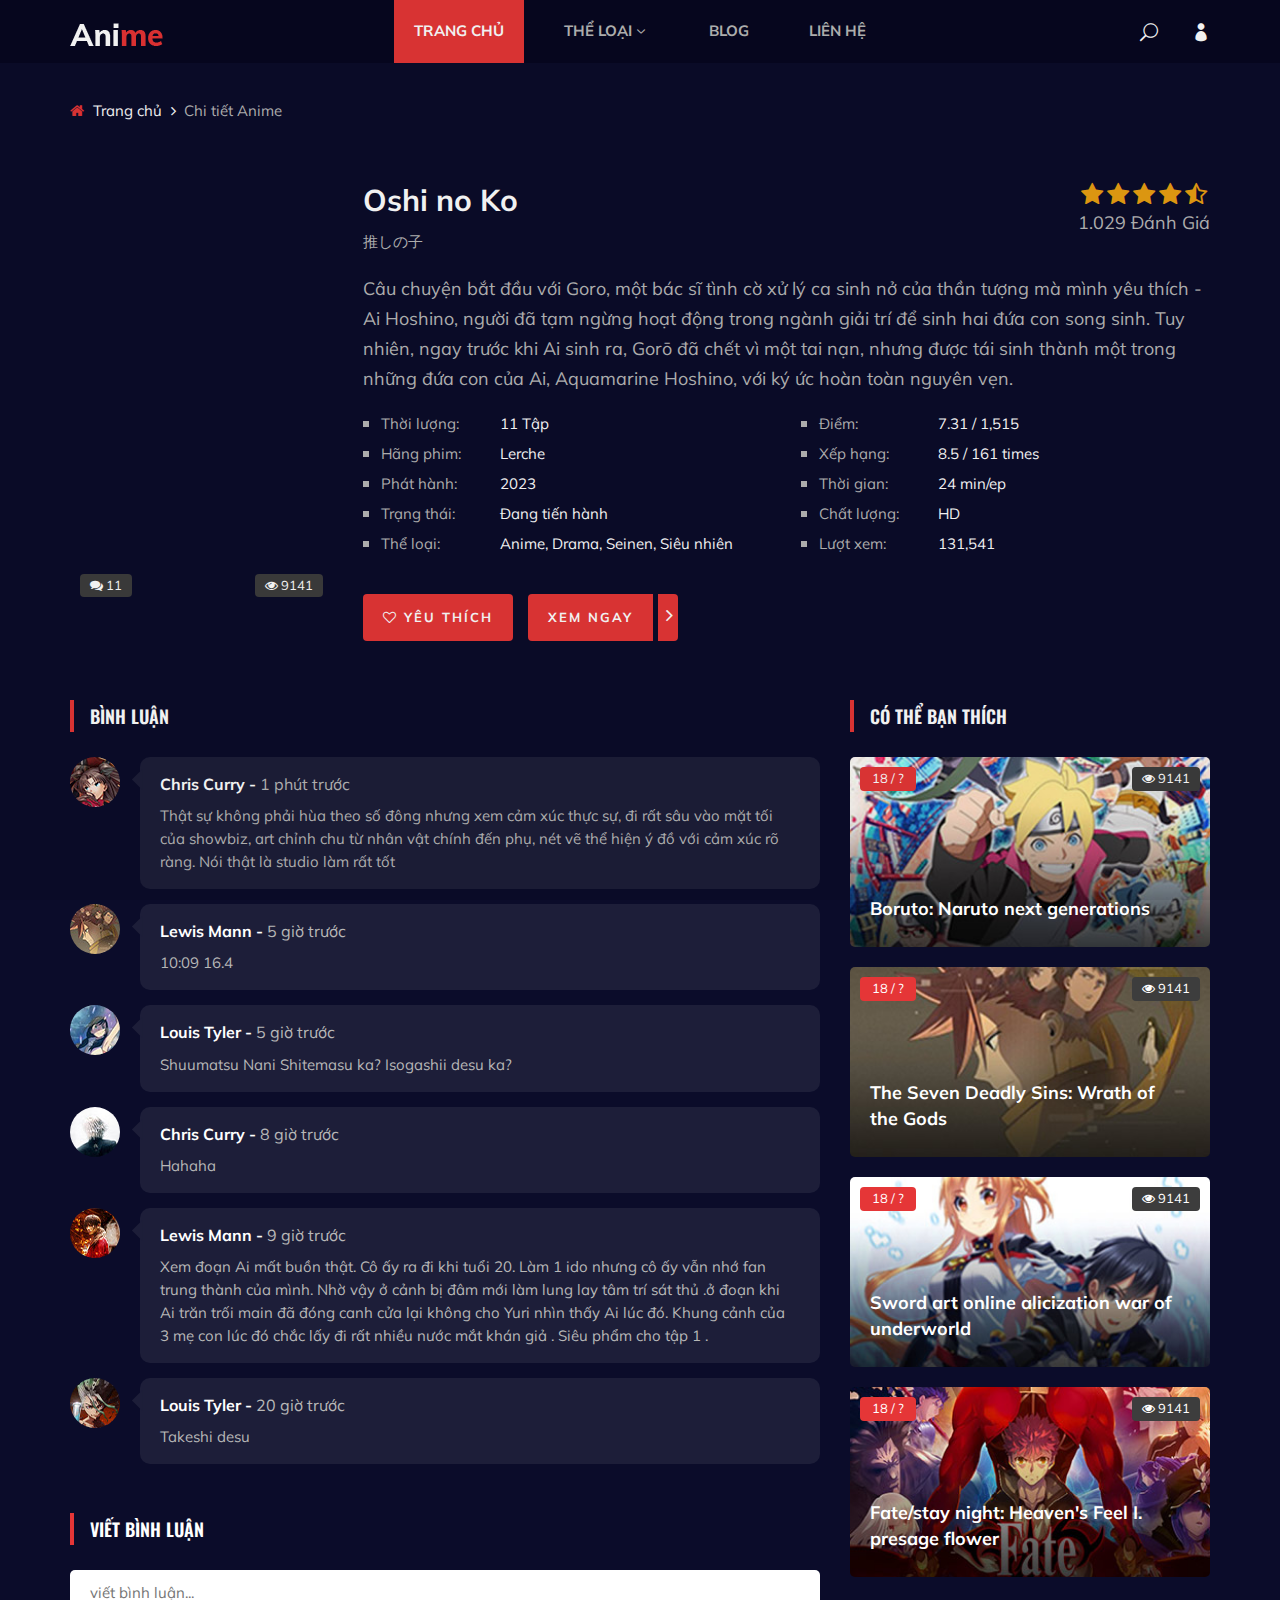
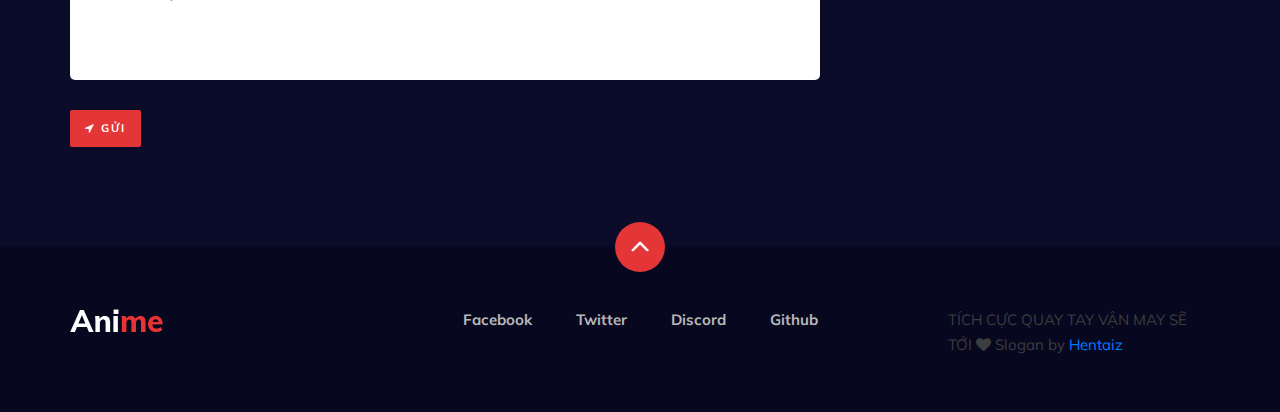
<file: anime-details.html>
<!DOCTYPE html>
<html lang="zxx">

<head>
    <meta charset="UTF-8">
    <meta name="description" content="Anime Template">
    <meta name="keywords" content="Anime, unica, creative, html">
    <meta name="viewport" content="width=device-width, initial-scale=1.0">
    <meta http-equiv="X-UA-Compatible" content="ie=edge">
    <link rel="icon" href="https://animehay.live/themes/img/favicon.ico" />
    <title>Anime | waku</title>

    <!-- Google Font -->
    <link href="https://fonts.googleapis.com/css2?family=Oswald:wght@300;400;500;600;700&display=swap" rel="stylesheet">
    <link href="https://fonts.googleapis.com/css2?family=Mulish:wght@300;400;500;600;700;800;900&display=swap"
    rel="stylesheet">

    <!-- Css Styles -->
    <link rel="stylesheet" href="css/bootstrap.min.css" type="text/css">
    <link rel="stylesheet" href="css/font-awesome.min.css" type="text/css">
    <link rel="stylesheet" href="css/elegant-icons.css" type="text/css">
    <link rel="stylesheet" href="css/plyr.css" type="text/css">
    <link rel="stylesheet" href="css/nice-select.css" type="text/css">
    <link rel="stylesheet" href="css/owl.carousel.min.css" type="text/css">
    <link rel="stylesheet" href="css/slicknav.min.css" type="text/css">
    <link rel="stylesheet" href="css/style.css" type="text/css">
</head>

<body>
    <!-- Page Preloder -->
    <div id="preloder">
        <div class="loader"></div>
    </div>

    <!-- Header Section Begin -->
    <header class="header">
        <div class="container">
            <div class="row">
                <div class="col-lg-2">
                    <div class="header__logo">
                        <a href="./index.html">
                            <img src="img/logo.png" alt="">
                        </a>
                    </div>
                </div>
                <div class="col-lg-8">
                    <div class="header__nav">
                        <nav class="header__menu mobile-menu">
                            <ul>
                                <li class="active"><a href="./index.html">TRANG CHỦ</a></li>
                                <li><a href="./categories.html">THỂ LOẠI<span class="arrow_carrot-down"></span></a>
                                    <ul class="dropdown">
                                        <li><a href="#">Shonen</a></li>
                                        <li><a href="#">Shojo</a></li>
                                        <li><a href="#">Fantasy</a></li>
                                        <li><a href="#">Romance</a></li>    
                                        <li><a href="#">Ecchi</a></li>
                                        <li><a href="#">Harem</a></li>
                                        <li><a href="#">Adventure</a></li>                                   
                                        <li><a href="#">School</a></li>
                                        <li><a href="#">Isekai</a></li>
                                    </ul>
                                </li>
                                <li><a href="./blog.html">BLOG</a></li>
                                <li><a href="./blog-details.html">LIÊN HỆ</a></li>
                            </ul>
                        </nav>
                    </div>
                </div>
                <div class="col-lg-2">
                    <div class="header__right">
                        <a href="#" class="search-switch"><span class="icon_search"></span></a>
                        <a href="./login.html"><span class="icon_profile"></span></a>
                    </div>
                </div>
            </div>
            <div id="mobile-menu-wrap"></div>
        </div>
    </header>
    <!-- Header End -->

    <!-- Breadcrumb Begin -->
    <div class="breadcrumb-option">
        <div class="container">
            <div class="row">
                <div class="col-lg-12">
                    <div class="breadcrumb__links">
                        <a href="./index.html"><i class="fa fa-home"></i> Trang chủ</a>
                        <span>Chi tiết Anime</span>
                    </div>
                </div>
            </div>
        </div>
    </div>
    <!-- Breadcrumb End -->

    <!-- Anime Section Begin -->
    <section class="anime-details spad">
        <div class="container">
            <div class="anime__details__content">
                <div class="row">
                    <div class="col-lg-3">
                        <div class="anime__details__pic set-bg" data-setbg="https://animehay.live//upload/poster/3771.jpg">
                            <div class="comment"><i class="fa fa-comments"></i> 11</div>
                            <div class="view"><i class="fa fa-eye"></i> 9141</div>
                        </div>
                    </div>
                    <div class="col-lg-9">
                        <div class="anime__details__text">
                            <div class="anime__details__title">
                                <h3>Oshi no Ko</h3>
                                <span>推しの子</span>
                            </div>
                            <div class="anime__details__rating">
                                <div class="rating">
                                    <a href="#"><i class="fa fa-star"></i></a>
                                    <a href="#"><i class="fa fa-star"></i></a>
                                    <a href="#"><i class="fa fa-star"></i></a>
                                    <a href="#"><i class="fa fa-star"></i></a>
                                    <a href="#"><i class="fa fa-star-half-o"></i></a>
                                </div>
                                <span>1.029 Đánh Giá</span>
                            </div>
                            <p>Câu chuyện bắt đầu với Goro, một bác sĩ tình cờ xử lý ca sinh nở của thần tượng mà mình yêu thích - Ai Hoshino, người đã tạm ngừng hoạt động trong ngành giải trí để sinh hai đứa con song sinh. Tuy nhiên, ngay trước khi Ai sinh ra, Gorō đã chết vì một tai nạn, nhưng được tái sinh thành một trong những đứa con của Ai, Aquamarine Hoshino, với ký ức hoàn toàn nguyên vẹn.</p>
                            <div class="anime__details__widget">
                                <div class="row">
                                    <div class="col-lg-6 col-md-6">
                                        <ul>
                                            <li><span>Thời lượng:</span> 11 Tập</li>
                                            <li><span>Hãng phim:</span> Lerche</li>
                                            <li><span>Phát hành:</span> 2023</li>
                                            <li><span>Trạng thái:</span> Đang tiến hành</li>
                                            <li><span>Thể loại:</span> Anime, Drama, Seinen, Siêu nhiên</li>
                                        </ul>
                                    </div>
                                    <div class="col-lg-6 col-md-6">
                                        <ul>
                                            <li><span>Điểm:</span> 7.31 / 1,515</li>
                                            <li><span>Xếp hạng:</span> 8.5 / 161 times</li>
                                            <li><span>Thời gian:</span> 24 min/ep</li>
                                            <li><span>Chất lượng:</span> HD</li>
                                            <li><span>Lượt xem:</span> 131,541</li>
                                        </ul>
                                    </div>
                                </div>
                            </div>
                            <div class="anime__details__btn">
                                <a href="#" class="follow-btn"><i class="fa fa-heart-o"></i> Yêu Thích</a>
                                <a href="./anime-watching.html" class="watch-btn"><span>Xem Ngay</span> 
                                    <i class="fa fa-angle-right"></i></a>
                                </div>
                            </div>
                        </div>
                    </div>
                </div>

                <div class="row">
                    <div class="col-lg-8 col-md-8">
                        <div class="anime__details__review">
                            <div class="section-title">
                                <h5>Bình luận</h5>
                            </div>
                            <div class="anime__review__item">
                                <div class="anime__review__item__pic">
                                    <img src="img/anime/review-1.jpg" alt="">
                                </div>
                                <div class="anime__review__item__text">
                                    <h6>Chris Curry - <span>1 phút trước</span></h6>
                                    <p>Thật sự không phải hùa theo số đông nhưng xem cảm xúc thực sự, đi rất sâu vào mặt tối của showbiz, art chỉnh chu từ nhân vật chính đến phụ, nét vẽ thể hiện ý đồ với cảm xúc rõ ràng. Nói thật là studio làm rất tốt</p>
                                </div>
                            </div>
                            <div class="anime__review__item">
                                <div class="anime__review__item__pic">
                                    <img src="img/anime/review-2.jpg" alt="">
                                </div>
                                <div class="anime__review__item__text">
                                    <h6>Lewis Mann - <span>5 giờ trước</span></h6>
                                    <p>10:09 16.4</p>
                                </div>
                            </div>
                            <div class="anime__review__item">
                                <div class="anime__review__item__pic">
                                    <img src="img/anime/review-3.jpg" alt="">
                                </div>
                                <div class="anime__review__item__text">
                                    <h6>Louis Tyler - <span>5 giờ trước</span></h6>
                                    <p>Shuumatsu Nani Shitemasu ka? Isogashii desu ka?</p>
                                </div>
                            </div>
                            <div class="anime__review__item">
                                <div class="anime__review__item__pic">
                                    <img src="img/anime/review-4.jpg" alt="">
                                </div>
                                <div class="anime__review__item__text">
                                    <h6>Chris Curry - <span>8 giờ trước</span></h6>
                                    <p>Hahaha</p>
                                </div>
                            </div>
                            <div class="anime__review__item">
                                <div class="anime__review__item__pic">
                                    <img src="img/anime/review-5.jpg" alt="">
                                </div>
                                <div class="anime__review__item__text">
                                    <h6>Lewis Mann - <span>9 giờ trước</span></h6>
                                    <p>Xem đoạn Ai mất buồn thật. Cô ấy ra đi khi tuổi 20. Làm 1 ido nhưng cô ấy vẫn nhớ fan trung thành của mình. Nhờ vậy ở cảnh bị đâm mới làm lung lay tâm trí sát thủ .ở đoạn khi Ai trăn trối main đã đóng canh cửa lại không cho Yuri nhìn thấy Ai lúc đó. Khung cảnh của 3 mẹ con lúc đó chắc lấy đi rất nhiều nước mắt khán giả . Siêu phẩm cho tập 1 .</p>
                                </div>
                            </div>
                            <div class="anime__review__item">
                                <div class="anime__review__item__pic">
                                    <img src="img/anime/review-6.jpg" alt="">
                                </div>
                                <div class="anime__review__item__text">
                                    <h6>Louis Tyler - <span>20 giờ trước</span></h6>
                                    <p>Takeshi desu</p>
                                </div>
                            </div>
                        </div>
                        <div class="anime__details__form">
                            <div class="section-title">
                                <h5>Viết bình luận</h5>
                            </div>
                            <form action="#">
                                <textarea placeholder="viết bình luận..."></textarea>
                                <button type="submit"><i class="fa fa-location-arrow"></i> Gửi</button>
                            </form>
                        </div>
                    </div>

                    <div class="col-lg-4 col-md-4">
                        <div class="anime__details__sidebar">
                            <div class="section-title">
                                <h5>Có thể bạn thích</h5>
                            </div>
                            <div class="product__sidebar__view__item set-bg" data-setbg="img/sidebar/tv-1.jpg">
                                <div class="ep">18 / ?</div>
                                <div class="view"><i class="fa fa-eye"></i> 9141</div>
                                <h5><a href="#">Boruto: Naruto next generations</a></h5>
                            </div>
                            <div class="product__sidebar__view__item set-bg" data-setbg="img/sidebar/tv-2.jpg">
                                <div class="ep">18 / ?</div>
                                <div class="view"><i class="fa fa-eye"></i> 9141</div>
                                <h5><a href="#">The Seven Deadly Sins: Wrath of the Gods</a></h5>
                            </div>
                            <div class="product__sidebar__view__item set-bg" data-setbg="img/sidebar/tv-3.jpg">
                                <div class="ep">18 / ?</div>
                                <div class="view"><i class="fa fa-eye"></i> 9141</div>
                                <h5><a href="#">Sword art online alicization war of underworld</a></h5>
                            </div>
                            <div class="product__sidebar__view__item set-bg" data-setbg="img/sidebar/tv-4.jpg">
                                <div class="ep">18 / ?</div>
                                <div class="view"><i class="fa fa-eye"></i> 9141</div>
                                <h5><a href="#">Fate/stay night: Heaven's Feel I. presage flower</a></h5>
                            </div>
                        </div>
                    </div>
                </div>
            </div>
        </section>
        <!-- Anime Section End -->

        <!-- Footer Section Begin -->
        <footer class="footer">
            <div class="page-up">
                <a href="#" id="scrollToTopButton"><span class="arrow_carrot-up"></span></a>
            </div>
            <div class="container">
                <div class="row">
                    <div class="col-lg-3">
                        <div class="footer__logo">
                            <a href="./index.html"><img src="img/logo.png" alt=""></a>
                        </div>
                    </div>
                    <div class="col-lg-6">
                        <div class="footer__nav">
                            <ul>
                                <li><a href="https://www.facebook.com/vthuanz.7502/">Facebook</a></li>               
                                <li><a href="https://twitter.com/vthuan7502">Twitter</a></li>
                                <li><a href="https://discord.gg/akebi">Discord</a></li>
                                <li><a href="https://github.com/takeshi7502">Github</a></li>
                            </ul>
                        </div>
                    </div>
                    <div class="col-lg-3">
                        <p>
                      TÍCH CỰC QUAY TAY VẬN MAY SẼ TỚI  <i class="fa fa-heart" aria-hidden="true"></i> Slogan by <a href="https://hentaiz.io/" target="_blank">Hentaiz</a>
                      </p>

                      </div>
                  </div>
              </div>
          </footer>
          <!-- Footer Section End -->

          <!-- Search model Begin -->
          <div class="search-model">
            <div class="h-100 d-flex align-items-center justify-content-center">
                <div class="search-close-switch"><i class="icon_close"></i></div>
                <form class="search-model-form">
                    <input type="text" id="search-input" placeholder="Tìm kiếm.....">
                </form>
            </div>
        </div>
        <!-- Search model end -->

        <!-- Js Plugins -->
        <script src="js/jquery-3.3.1.min.js"></script>
        <script src="js/bootstrap.min.js"></script>
        <script src="js/player.js"></script>
        <script src="js/jquery.nice-select.min.js"></script>
        <script src="js/mixitup.min.js"></script>
        <script src="js/jquery.slicknav.js"></script>
        <script src="js/owl.carousel.min.js"></script>
        <script src="js/main.js"></script>

    </body>

    </html>
</file>
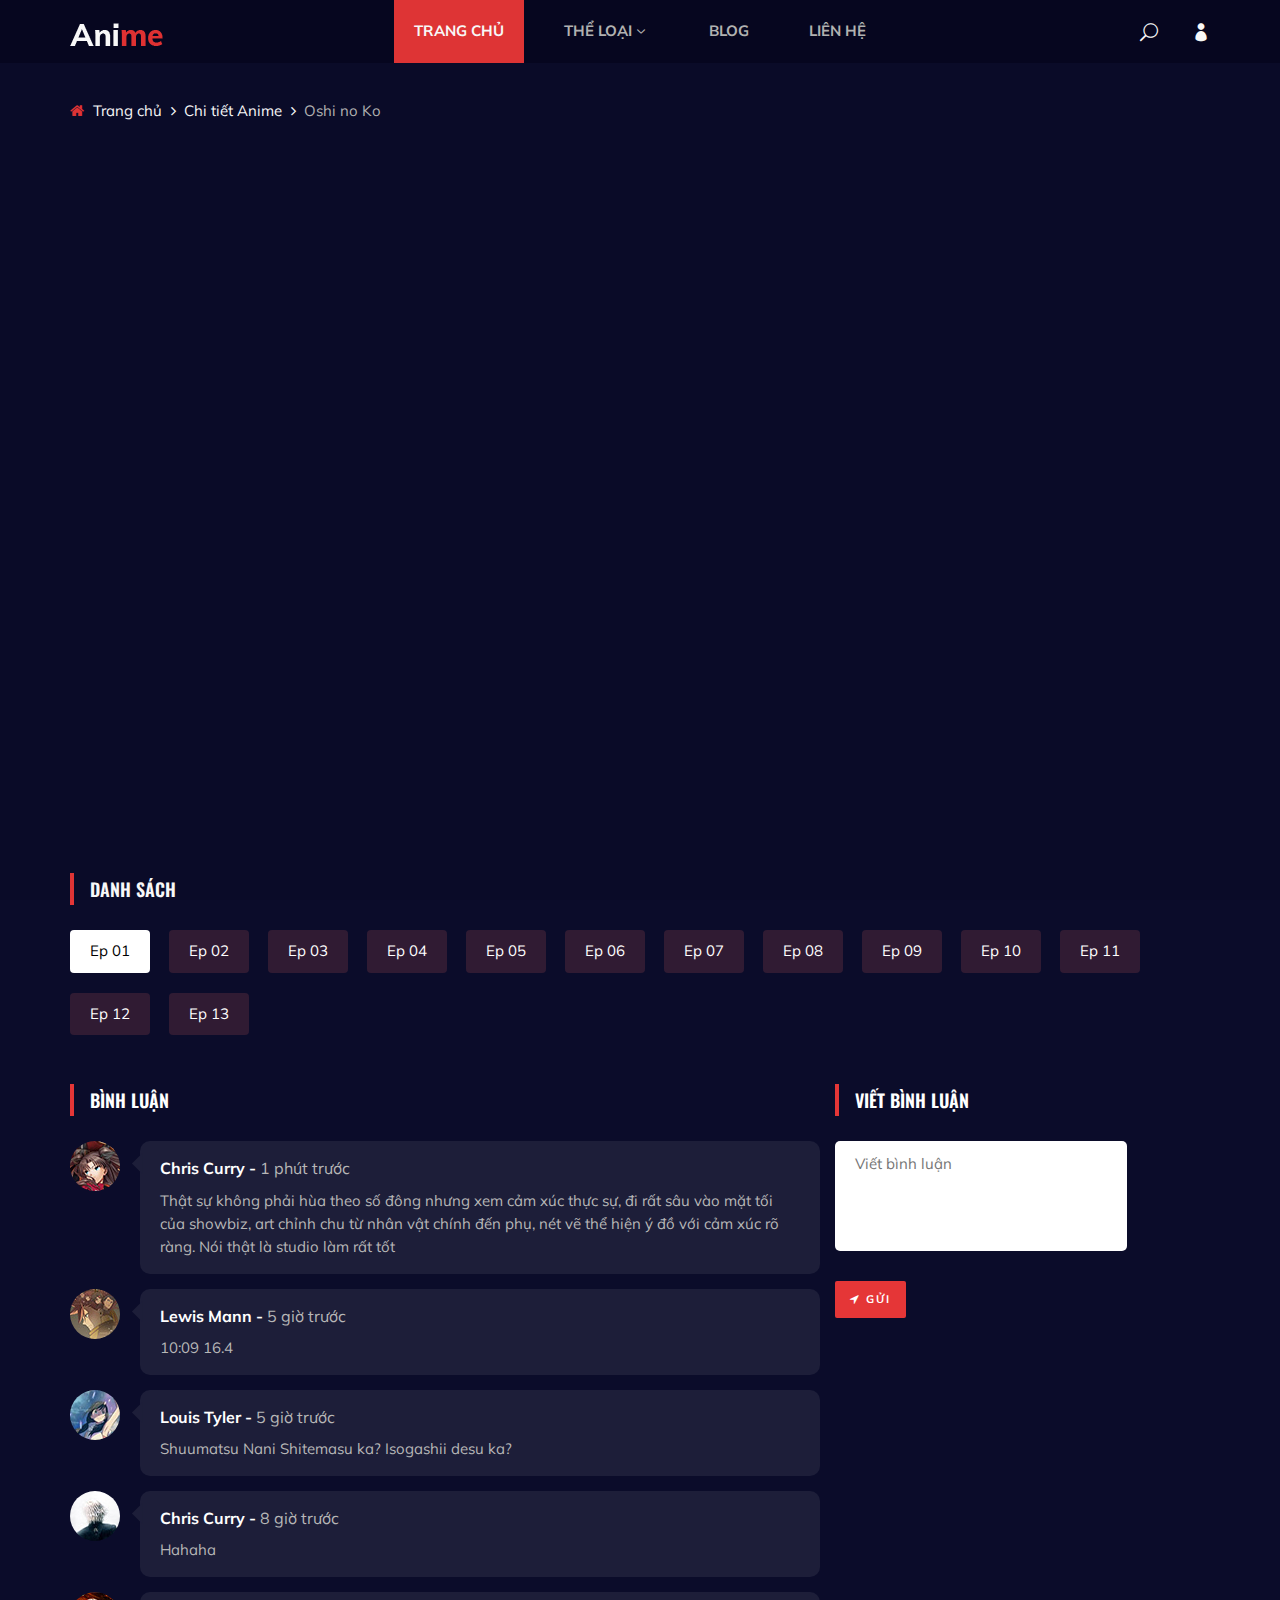
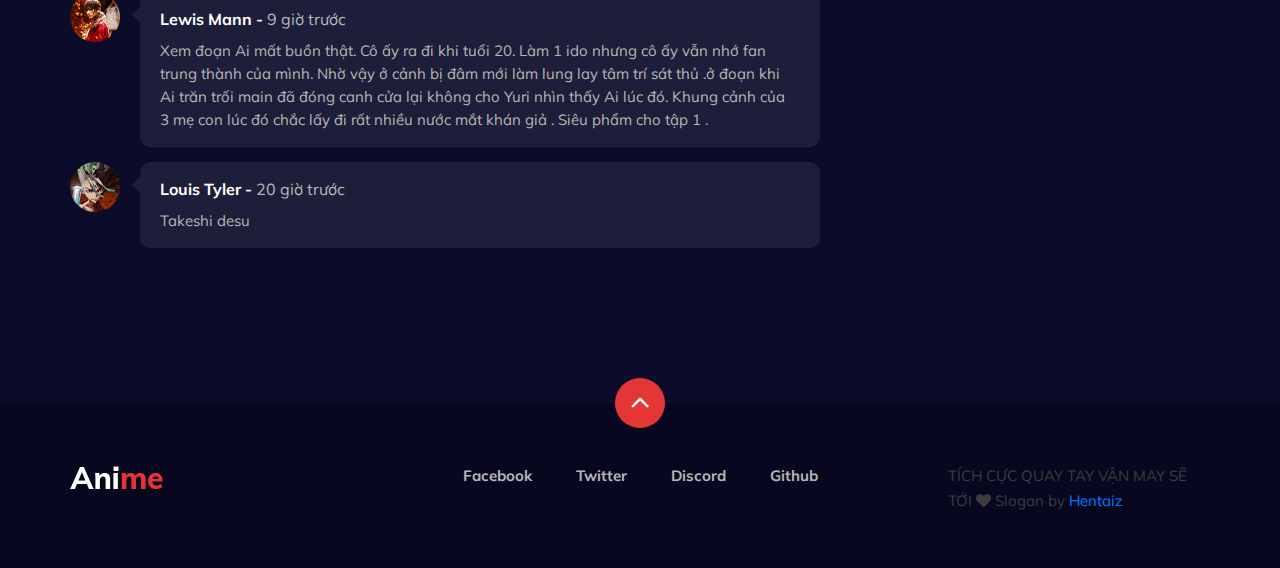
<file: anime-watching.html>
<!DOCTYPE html>
<html lang="zxx">

<head>
    <meta charset="UTF-8">
    <meta name="description" content="Anime Template">
    <meta name="keywords" content="Anime, unica, creative, html">
    <meta name="viewport" content="width=device-width, initial-scale=1.0">
    <meta http-equiv="X-UA-Compatible" content="ie=edge">
    <link rel="icon" href="https://animehay.live/themes/img/favicon.ico" />
    <title>Anime | waku</title>

    <!-- Google Font -->
    <link href="https://fonts.googleapis.com/css2?family=Oswald:wght@300;400;500;600;700&display=swap" rel="stylesheet">
    <link href="https://fonts.googleapis.com/css2?family=Mulish:wght@300;400;500;600;700;800;900&display=swap"
    rel="stylesheet">

    <!-- Css Styles -->
    <link rel="stylesheet" href="css/bootstrap.min.css" type="text/css">
    <link rel="stylesheet" href="css/font-awesome.min.css" type="text/css">
    <link rel="stylesheet" href="css/elegant-icons.css" type="text/css">
    <link rel="stylesheet" href="css/plyr.css" type="text/css">
    <link rel="stylesheet" href="css/nice-select.css" type="text/css">
    <link rel="stylesheet" href="css/owl.carousel.min.css" type="text/css">
    <link rel="stylesheet" href="css/slicknav.min.css" type="text/css">
    <link rel="stylesheet" href="css/style.css" type="text/css">


</head>

<body>
    <!-- Page Preloder -->
    <div id="preloder">
        <div class="loader"></div>
    </div>

    <!-- Header Section Begin -->
    <header class="header">
        <div class="container">
            <div class="row">
                <div class="col-lg-2">
                    <div class="header__logo">
                        <a href="./index.html">
                            <img src="img/logo.png" alt="">
                        </a>
                    </div>
                </div>
                <div class="col-lg-8">
                    <div class="header__nav">
                        <nav class="header__menu mobile-menu">
                            <ul>
                                <li class="active"><a href="./index.html">TRANG CHỦ</a></li>
                                <li><a href="./categories.html">THỂ LOẠI<span class="arrow_carrot-down"></span></a>
                                    <ul class="dropdown">
                                        <li><a href="#">Shonen</a></li>
                                        <li><a href="#">Shojo</a></li>
                                        <li><a href="#">Fantasy</a></li>
                                        <li><a href="#">Romance</a></li>    
                                        <li><a href="#">Ecchi</a></li>
                                        <li><a href="#">Harem</a></li>
                                        <li><a href="#">Adventure</a></li>                                   
                                        <li><a href="#">School</a></li>
                                        <li><a href="#">Isekai</a></li>
                                    </ul>
                                </li>
                                <li><a href="./blog.html">BLOG</a></li>
                                <li><a href="./blog-details.html">LIÊN HỆ</a></li>
                            </ul>
                        </nav>
                    </div>
                </div>
                <div class="col-lg-2">
                    <div class="header__right">
                        <a href="#" class="search-switch"><span class="icon_search"></span></a>
                        <a href="./login.html"><span class="icon_profile"></span></a>
                    </div>
                </div>
            </div>
            <div id="mobile-menu-wrap"></div>
        </div>
    </header>
    <!-- Header End -->

    <!-- Breadcrumb Begin -->
    <div class="breadcrumb-option">
        <div class="container">
            <div class="row">
                <div class="col-lg-12">
                    <div class="breadcrumb__links">
                        <a href="./index.html"><i class="fa fa-home"></i> Trang chủ</a>
                        <a href="./anime-details.html">Chi tiết Anime</a>
                        <span>Oshi no Ko</span>
                    </div>
                </div>
            </div>
        </div>
    </div>
    <!-- Breadcrumb End -->

    <!-- Anime Section Begin -->
    <section class="anime-details spad">
        <div class="container">
            <div class="row">
                <div class="col-lg-12">
                    <div class="anime__video__player">
                        <iframe width="560" height="315" src="https://www.youtube.com/embed/ZRtdQ81jPUQ" title="YouTube video player" frameborder="0" allow="accelerometer; autoplay; clipboard-write; encrypted-media; gyroscope; picture-in-picture; web-share" allowfullscreen></iframe>
                        <!-- <iframe src="https://onedrive.live.com/embed?cid=77DAAA02F9528475&resid=77DAAA02F9528475%2124500&authkey=AEqrJgeSNgUavO4" width="320" height="180" frameborder="0" scrolling="no" allowfullscreen></iframe> -->
                        
                    </div>
                    <div class="anime__details__episodes">
                        <div class="section-title">
                            <h5>Danh sách</h5>
                        </div>
                        <a class="ep1" href="#">Ep 01</a>
                        <a href="#">Ep 02</a>
                        <a href="#">Ep 03</a>
                        <a href="#">Ep 04</a>
                        <a href="#">Ep 05</a>
                        <a href="#">Ep 06</a>
                        <a href="#">Ep 07</a>
                        <a href="#">Ep 08</a>
                        <a href="#">Ep 09</a>
                        <a href="#">Ep 10</a>
                        <a href="#">Ep 11</a>
                        <a href="#">Ep 12</a>
                        <a href="#">Ep 13</a>
                    </div>
                </div>
            </div>

            <div class="row">
                <div class="col-lg-8">
                    <div class="anime__details__review">
                        <div class="section-title">
                                <h5>Bình luận</h5>
                            </div>
                            <div class="anime__review__item">
                                <div class="anime__review__item__pic">
                                    <img src="img/anime/review-1.jpg" alt="">
                                </div>
                                <div class="anime__review__item__text">
                                    <h6>Chris Curry - <span>1 phút trước</span></h6>
                                    <p>Thật sự không phải hùa theo số đông nhưng xem cảm xúc thực sự, đi rất sâu vào mặt tối của showbiz, art chỉnh chu từ nhân vật chính đến phụ, nét vẽ thể hiện ý đồ với cảm xúc rõ ràng. Nói thật là studio làm rất tốt</p>
                                </div>
                            </div>
                            <div class="anime__review__item">
                                <div class="anime__review__item__pic">
                                    <img src="img/anime/review-2.jpg" alt="">
                                </div>
                                <div class="anime__review__item__text">
                                    <h6>Lewis Mann - <span>5 giờ trước</span></h6>
                                    <p>10:09 16.4</p>
                                </div>
                            </div>
                            <div class="anime__review__item">
                                <div class="anime__review__item__pic">
                                    <img src="img/anime/review-3.jpg" alt="">
                                </div>
                                <div class="anime__review__item__text">
                                    <h6>Louis Tyler - <span>5 giờ trước</span></h6>
                                    <p>Shuumatsu Nani Shitemasu ka? Isogashii desu ka?</p>
                                </div>
                            </div>
                            <div class="anime__review__item">
                                <div class="anime__review__item__pic">
                                    <img src="img/anime/review-4.jpg" alt="">
                                </div>
                                <div class="anime__review__item__text">
                                    <h6>Chris Curry - <span>8 giờ trước</span></h6>
                                    <p>Hahaha</p>
                                </div>
                            </div>
                            <div class="anime__review__item">
                                <div class="anime__review__item__pic">
                                    <img src="img/anime/review-5.jpg" alt="">
                                </div>
                                <div class="anime__review__item__text">
                                    <h6>Lewis Mann - <span>9 giờ trước</span></h6>
                                    <p>Xem đoạn Ai mất buồn thật. Cô ấy ra đi khi tuổi 20. Làm 1 ido nhưng cô ấy vẫn nhớ fan trung thành của mình. Nhờ vậy ở cảnh bị đâm mới làm lung lay tâm trí sát thủ .ở đoạn khi Ai trăn trối main đã đóng canh cửa lại không cho Yuri nhìn thấy Ai lúc đó. Khung cảnh của 3 mẹ con lúc đó chắc lấy đi rất nhiều nước mắt khán giả . Siêu phẩm cho tập 1 .</p>
                                </div>
                            </div>
                            <div class="anime__review__item">
                                <div class="anime__review__item__pic">
                                    <img src="img/anime/review-6.jpg" alt="">
                                </div>
                                <div class="anime__review__item__text">
                                    <h6>Louis Tyler - <span>20 giờ trước</span></h6>
                                    <p>Takeshi desu</p>
                                </div>
                            </div>
                        </div>                        
                    </div>

                    <div class="anime__details__form">
                        <div class="section-title">
                            <h5>Viết bình luận</h5>
                        </div>
                        <form action="#">
                            <textarea placeholder="Viết bình luận"></textarea>
                            <button type="submit"><i class="fa fa-location-arrow"></i> Gửi</button>
                        </form>
                    </div>
                </div>
            </div>
        </div>
    </section>
    <!-- Anime Section End -->

    <!-- Footer Section Begin -->
    <footer class="footer">
        <div class="page-up">
            <a href="#" id="scrollToTopButton"><span class="arrow_carrot-up"></span></a>
        </div>
        <div class="container">
            <div class="row">
                <div class="col-lg-3">
                    <div class="footer__logo">
                        <a href="./index.html"><img src="img/logo.png" alt=""></a>
                    </div>
                </div>
                <div class="col-lg-6">
                    <div class="footer__nav">
                        <ul>
                            <li><a href="https://www.facebook.com/vthuanz.7502/">Facebook</a></li>               
                            <li><a href="https://twitter.com/vthuan7502">Twitter</a></li>
                            <li><a href="https://discord.gg/akebi">Discord</a></li>
                            <li><a href="https://github.com/takeshi7502">Github</a></li>
                        </ul>
                    </div>
                </div>
                <div class="col-lg-3">
                    <p>
                      TÍCH CỰC QUAY TAY VẬN MAY SẼ TỚI  <i class="fa fa-heart" aria-hidden="true"></i> Slogan by <a href="https://hentaiz.io/" target="_blank">Hentaiz</a>
                      </p>

                  </div>
              </div>
          </div>
      </footer>
      <!-- Footer Section End -->

      <!-- Search model Begin -->
      <div class="search-model">
        <div class="h-100 d-flex align-items-center justify-content-center">
            <div class="search-close-switch"><i class="icon_close"></i></div>
            <form class="search-model-form">
                <input type="text" id="search-input" placeholder="Tìm kiếm.....">
            </form>
        </div>
    </div>
    <!-- Search model end -->

    <!-- Js Plugins -->
    <script src="js/jquery-3.3.1.min.js"></script>
    <script src="js/bootstrap.min.js"></script>
    <script src="js/player.js"></script>
    <script src="js/jquery.nice-select.min.js"></script>
    <script src="js/mixitup.min.js"></script>
    <script src="js/jquery.slicknav.js"></script>
    <script src="js/owl.carousel.min.js"></script>
    <script src="js/main.js"></script>

</body>

</html>
</file>
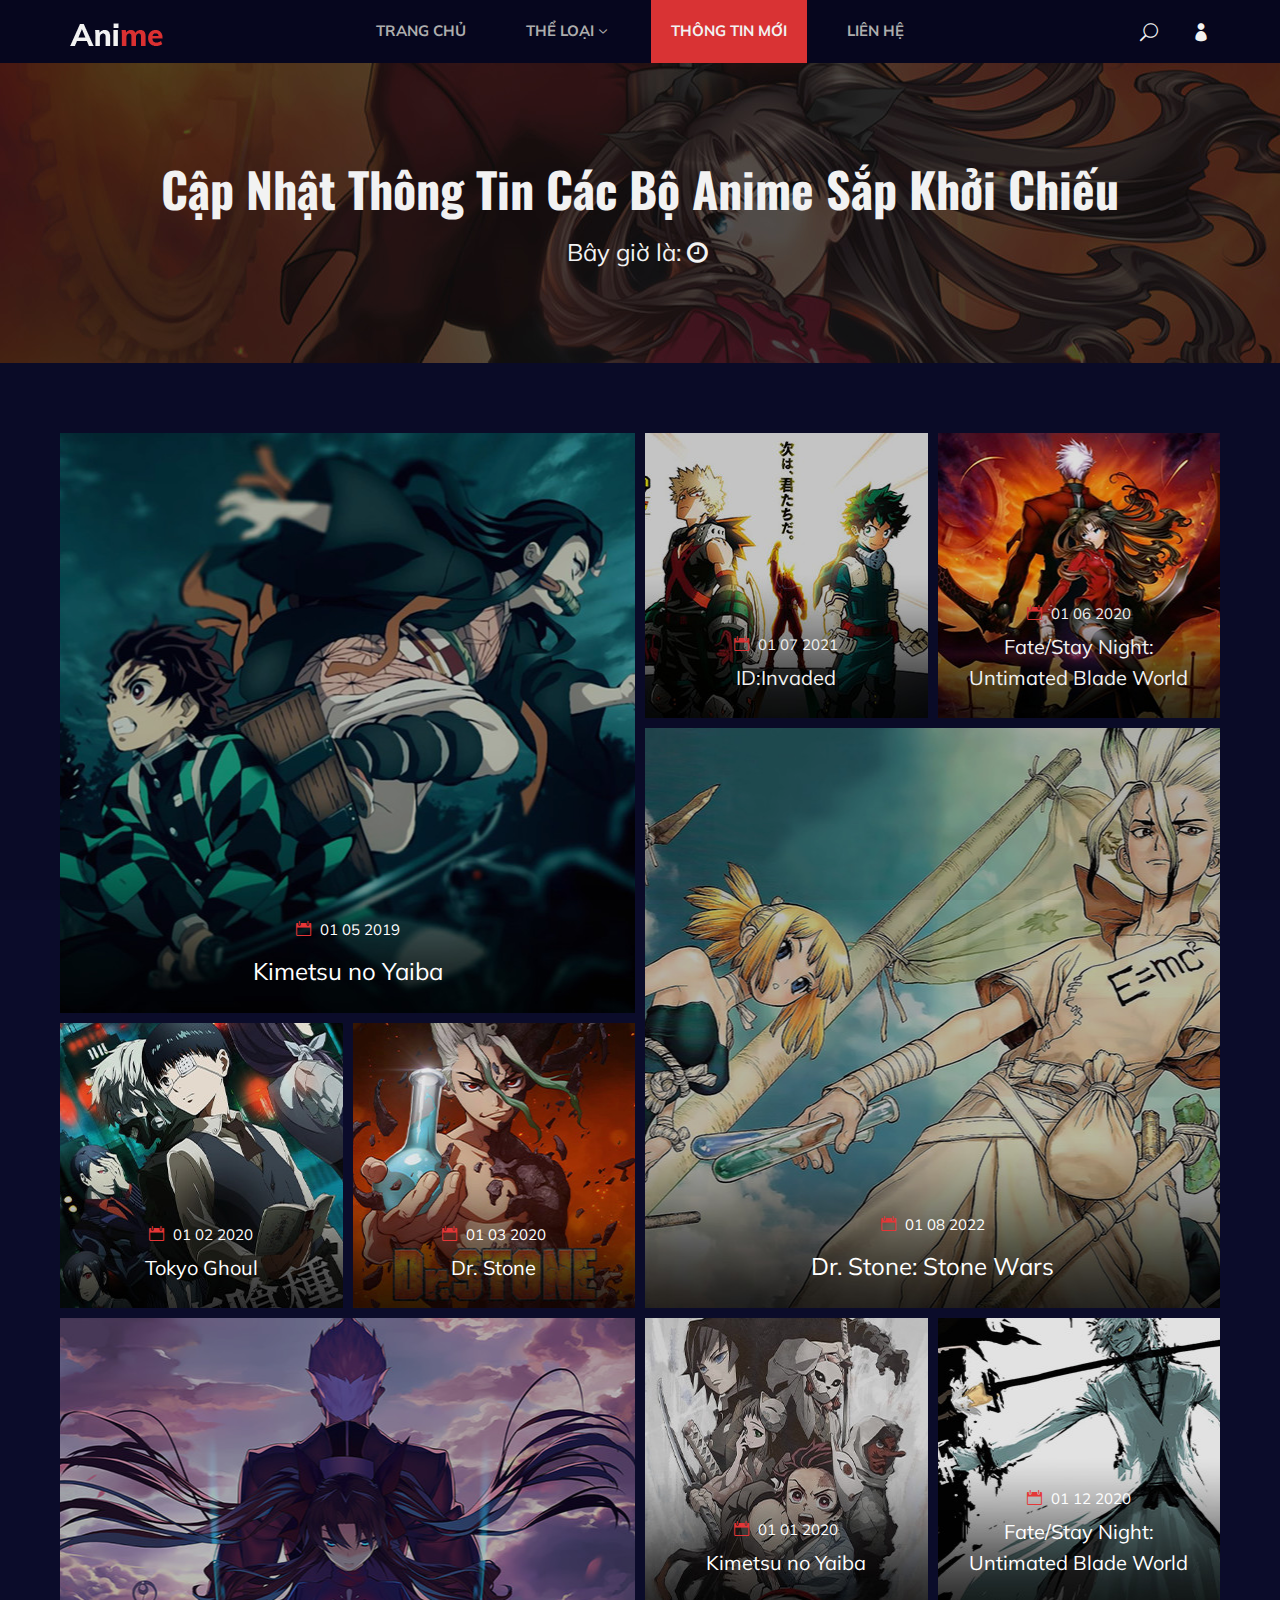
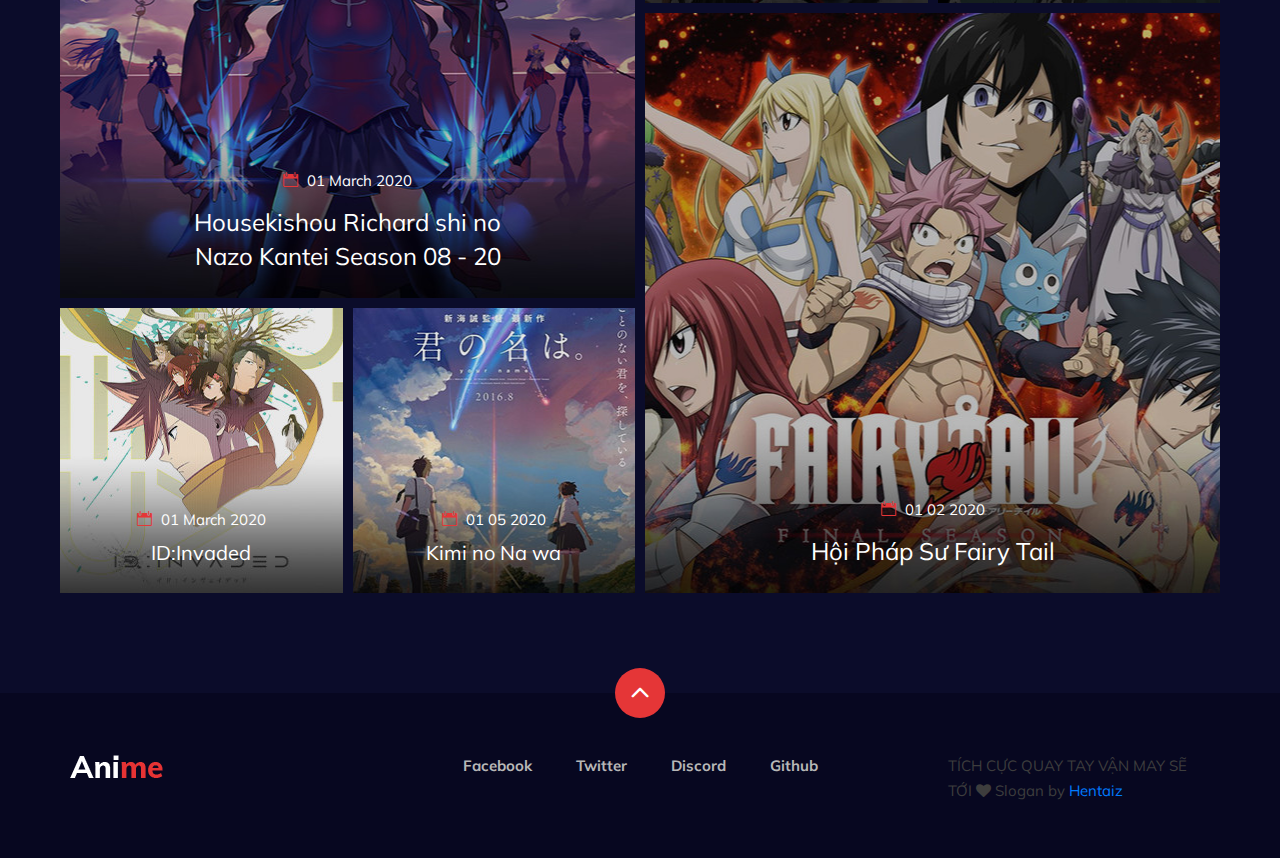
<file: blog.html>
<!DOCTYPE html>
<html lang="zxx">

<head>
    <meta charset="UTF-8">
    <meta name="description" content="Anime Template">
    <meta name="keywords" content="Anime, unica, creative, html">
    <meta name="viewport" content="width=device-width, initial-scale=1.0">
    <meta http-equiv="X-UA-Compatible" content="ie=edge">
    <link rel="icon" href="https://animehay.live/themes/img/favicon.ico" />
    <title>Anime | waku waku</title>

    <!-- Google Font -->
    <link href="https://fonts.googleapis.com/css2?family=Oswald:wght@300;400;500;600;700&display=swap" rel="stylesheet">
    <link href="https://fonts.googleapis.com/css2?family=Mulish:wght@300;400;500;600;700;800;900&display=swap"
    rel="stylesheet">

    <!-- Css Styles -->
    <link rel="stylesheet" href="css/bootstrap.min.css" type="text/css">
    <link rel="stylesheet" href="css/font-awesome.min.css" type="text/css">
    <link rel="stylesheet" href="css/elegant-icons.css" type="text/css">
    <link rel="stylesheet" href="css/plyr.css" type="text/css">
    <link rel="stylesheet" href="css/nice-select.css" type="text/css">
    <link rel="stylesheet" href="css/owl.carousel.min.css" type="text/css">
    <link rel="stylesheet" href="css/slicknav.min.css" type="text/css">
    <link rel="stylesheet" href="css/style.css" type="text/css">
</head>

<body>
    <!-- Page Preloder -->
    <div id="preloder">
        <div class="loader"></div>
    </div>

    <!-- Header Section Begin -->
    <header class="header">
        <div class="container">
            <div class="row">
                <div class="col-lg-2">
                    <div class="header__logo">
                        <a href="./index.html">
                            <img src="img/logo.png" alt="">
                        </a>
                    </div>
                </div>
                <div class="col-lg-8">
                    <div class="header__nav">
                        <nav class="header__menu mobile-menu">
                            <ul>
                                <li><a href="./index.html">TRANG CHỦ</a></li>
                                <li><a href="./categories.html">THỂ LOẠI<span class="arrow_carrot-down"></span></a>
                                    <ul class="dropdown">
                                        <li><a href="#">Shonen</a></li>
                                        <li><a href="#">Shojo</a></li>
                                        <li><a href="#">Fantasy</a></li>
                                        <li><a href="#">Romance</a></li>    
                                        <li><a href="#">Ecchi</a></li>
                                        <li><a href="#">Harem</a></li>
                                        <li><a href="#">Adventure</a></li>                                   
                                        <li><a href="#">School</a></li>
                                        <li><a href="#">Isekai</a></li>
                                    </ul>
                                </li>
                                <li class="active"><a href="./blog.html">THÔNG TIN MỚI</a></li>
                                <li><a href="./blog-details.html">LIÊN HỆ</a></li>
                            </ul>
                        </nav>
                    </div>
                </div>
                <div class="col-lg-2">
                    <div class="header__right">
                        <a href="#" class="search-switch"><span class="icon_search"></span></a>
                        <a href="./login.html"><span class="icon_profile"></span></a>
                    </div>
                </div>
            </div>
            <div id="mobile-menu-wrap"></div>
        </div>
    </header>
    <!-- Header End -->

    <!-- Normal Breadcrumb Begin -->
    <section class="normal-breadcrumb set-bg" data-setbg="img/normal-breadcrumb.jpg">
        <div class="container">
            <div class="row">
                <div class="col-lg-12 text-center">
                    <div class="normal__breadcrumb__text">
                        <h2>Cập Nhật Thông Tin Các Bộ Anime Sắp Khởi Chiếu</h2>
                        <p>Bây giờ là: <span id="current-time"></span></p>

                    </div>
                </div>
            </div>
        </div>
    </section>
    <!-- Normal Breadcrumb End -->

    <!-- Blog Section Begin -->
    <section class="blog spad">
        <div class="container">
            <div class="row">
                <div class="col-lg-6">
                    <div class="row">
                        <div class="col-lg-12">
                            <div class="blog__item set-bg" data-setbg="img/blog/blog-1.jpg">
                                <div class="blog__item__text">
                                    <p><span class="icon_calendar"></span> 01 05 2019</p>
                                    <h4><a href="#">Kimetsu no Yaiba</a></h4>
                                </div>
                            </div>
                        </div>
                        <div class="col-lg-6 col-md-6 col-sm-6">
                            <div class="blog__item small__item set-bg" data-setbg="img/blog/blog-4.jpg">
                                <div class="blog__item__text">
                                    <p><span class="icon_calendar"></span> 01 02 2020</p>
                                    <h4><a href="#">Tokyo Ghoul</a></h4>
                                </div>
                            </div>
                        </div>
                        <div class="col-lg-6 col-md-6 col-sm-6">
                            <div class="blog__item small__item set-bg" data-setbg="img/blog/blog-5.jpg">
                                <div class="blog__item__text">
                                    <p><span class="icon_calendar"></span> 01 03 2020</p>
                                    <h4><a href="#">Dr. Stone</a></h4>
                                </div>
                            </div>
                        </div>
                        <div class="col-lg-12">
                            <div class="blog__item set-bg" data-setbg="img/blog/blog-7.jpg">
                                <div class="blog__item__text">
                                    <p><span class="icon_calendar"></span> 01 March 2020</p>
                                    <h4><a href="#">Housekishou Richard shi no Nazo Kantei Season 08 - 20</a></h4>
                                </div>
                            </div>
                        </div>
                        <div class="col-lg-6 col-md-6 col-sm-6">
                            <div class="blog__item small__item set-bg" data-setbg="img/blog/blog-10.jpg">
                                <div class="blog__item__text">
                                    <p><span class="icon_calendar"></span> 01 March 2020</p>
                                    <h4><a href="#">ID:Invaded</a></h4>
                                </div>
                            </div>
                        </div>
                        <div class="col-lg-6 col-md-6 col-sm-6">
                            <div class="blog__item small__item set-bg" data-setbg="img/blog/blog-11.jpg">
                                <div class="blog__item__text">
                                    <p><span class="icon_calendar"></span> 01 05 2020</p>
                                    <h4><a href="#">Kimi no Na wa</a></h4>
                                </div>
                            </div>
                        </div>
                    </div>
                </div>
                <div class="col-lg-6">
                    <div class="row">
                        <div class="col-lg-6 col-md-6 col-sm-6">
                            <div class="blog__item small__item set-bg" data-setbg="img/blog/blog-2.jpg">
                                <div class="blog__item__text">
                                    <p><span class="icon_calendar"></span> 01 07 2021</p>
                                    <h4><a href="#">ID:Invaded</a></h4>
                                </div>
                            </div>
                        </div>
                        <div class="col-lg-6 col-md-6 col-sm-6">
                            <div class="blog__item small__item set-bg" data-setbg="img/blog/blog-3.jpg">
                                <div class="blog__item__text">
                                    <p><span class="icon_calendar"></span> 01 06 2020</p>
                                    <h4><a href="#">Fate/Stay Night: Untimated Blade World</a></h4>
                                </div>
                            </div>
                        </div>
                        <div class="col-lg-12">
                            <div class="blog__item set-bg" data-setbg="img/blog/blog-6.jpg">
                                <div class="blog__item__text">
                                    <p><span class="icon_calendar"></span> 01 08 2022</p>
                                    <h4><a href="#">Dr. Stone: Stone Wars</a></h4>
                                </div>
                            </div>
                        </div>
                        <div class="col-lg-6 col-md-6 col-sm-6">
                            <div class="blog__item small__item set-bg" data-setbg="img/blog/blog-8.jpg">
                                <div class="blog__item__text">
                                    <p><span class="icon_calendar"></span> 01 01 2020</p>
                                    <h4><a href="#">Kimetsu no Yaiba</a></h4>
                                </div>
                            </div>
                        </div>
                        <div class="col-lg-6 col-md-6 col-sm-6">
                            <div class="blog__item small__item set-bg" data-setbg="img/blog/blog-9.jpg">
                                <div class="blog__item__text">
                                    <p><span class="icon_calendar"></span> 01 12 2020</p>
                                    <h4><a href="#">Fate/Stay Night: Untimated Blade World</a></h4>
                                </div>
                            </div>
                        </div>
                        <div class="col-lg-12">
                            <div class="blog__item set-bg" data-setbg="img/blog/blog-12.jpg">
                                <div class="blog__item__text">
                                    <p><span class="icon_calendar"></span> 01 02 2020</p>
                                    <h4><a href="#">Hội Pháp Sư Fairy Tail</a></h4>
                                </div>
                            </div>
                        </div>
                    </div>
                </div>
            </div>
        </div>
    </section>
    <!-- Blog Section End -->

    <!-- Footer Section Begin -->
    <footer class="footer">
        <div class="page-up">
            <a href="#" id="scrollToTopButton"><span class="arrow_carrot-up"></span></a>
        </div>
        <div class="container">
            <div class="row">
                <div class="col-lg-3">
                    <div class="footer__logo">
                        <a href="./index.html"><img src="img/logo.png" alt=""></a>
                    </div>
                </div>
                <div class="col-lg-6">
                    <div class="footer__nav">
                        <ul>
                            <li><a href="https://www.facebook.com/vthuanz.7502/">Facebook</a></li>               
                            <li><a href="https://twitter.com/vthuan7502">Twitter</a></li>
                            <li><a href="https://discord.gg/akebi">Discord</a></li>
                            <li><a href="https://github.com/takeshi7502">Github</a></li>
                        </ul>
                    </div>
                </div>
                <div class="col-lg-3">
                    <p>
                      TÍCH CỰC QUAY TAY VẬN MAY SẼ TỚI  <i class="fa fa-heart" aria-hidden="true"></i> Slogan by <a href="https://hentaiz.io/" target="_blank">Hentaiz</a>
                      </p>

                  </div>
              </div>
          </div>
      </footer>
      <!-- Footer Section End -->

      <!-- Search model Begin -->
      <div class="search-model">
        <div class="h-100 d-flex align-items-center justify-content-center">
            <div class="search-close-switch"><i class="icon_close"></i></div>
            <form class="search-model-form">
                <input type="text" id="search-input" placeholder="Tìm kiếm.....">
            </form>
        </div>
    </div>
    <!-- Search model end -->

    <!-- Js Plugins -->
    <script src="js/jquery-3.3.1.min.js"></script>
    <script src="js/bootstrap.min.js"></script>
    <script src="js/player.js"></script>
    <script src="js/jquery.nice-select.min.js"></script>
    <script src="js/mixitup.min.js"></script>
    <script src="js/jquery.slicknav.js"></script>
    <script src="js/owl.carousel.min.js"></script>
    <script src="js/main.js"></script>
    <script src="js/time.js"></script>

</body>

</html>
</file>
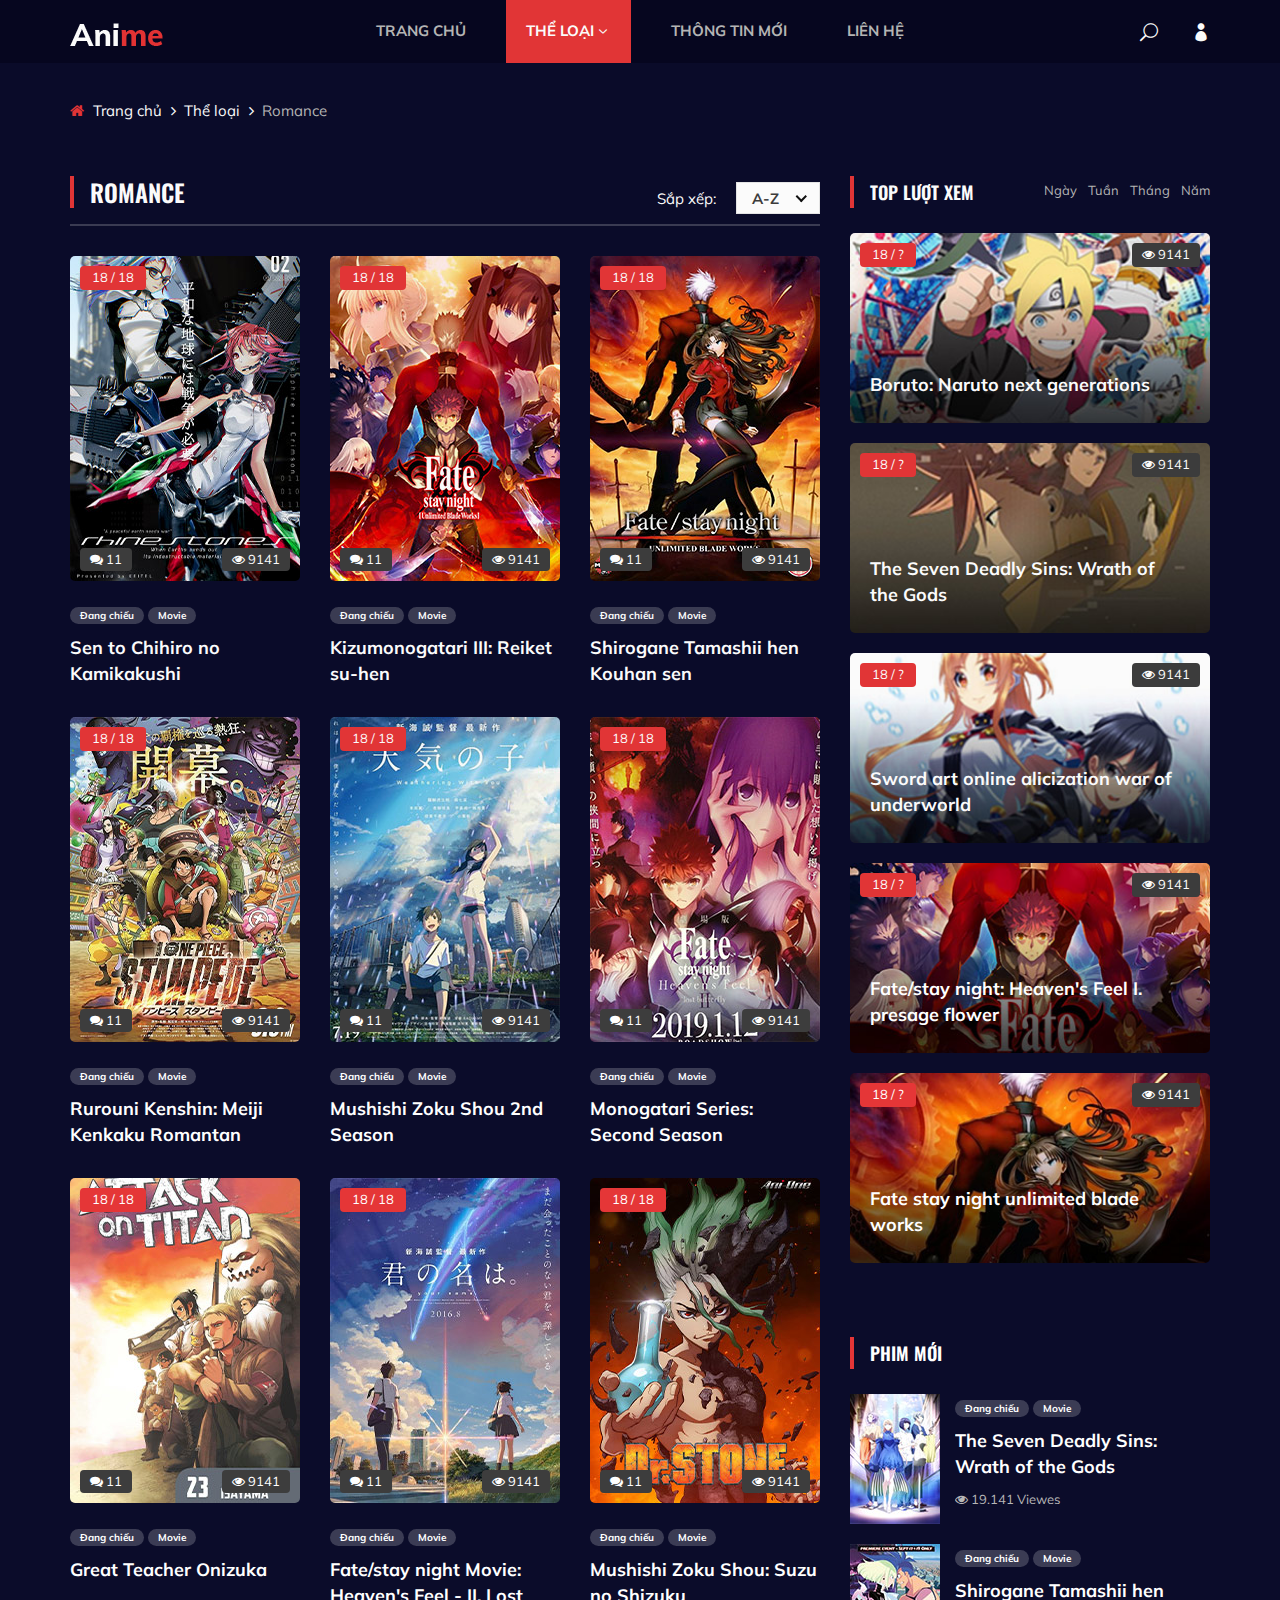
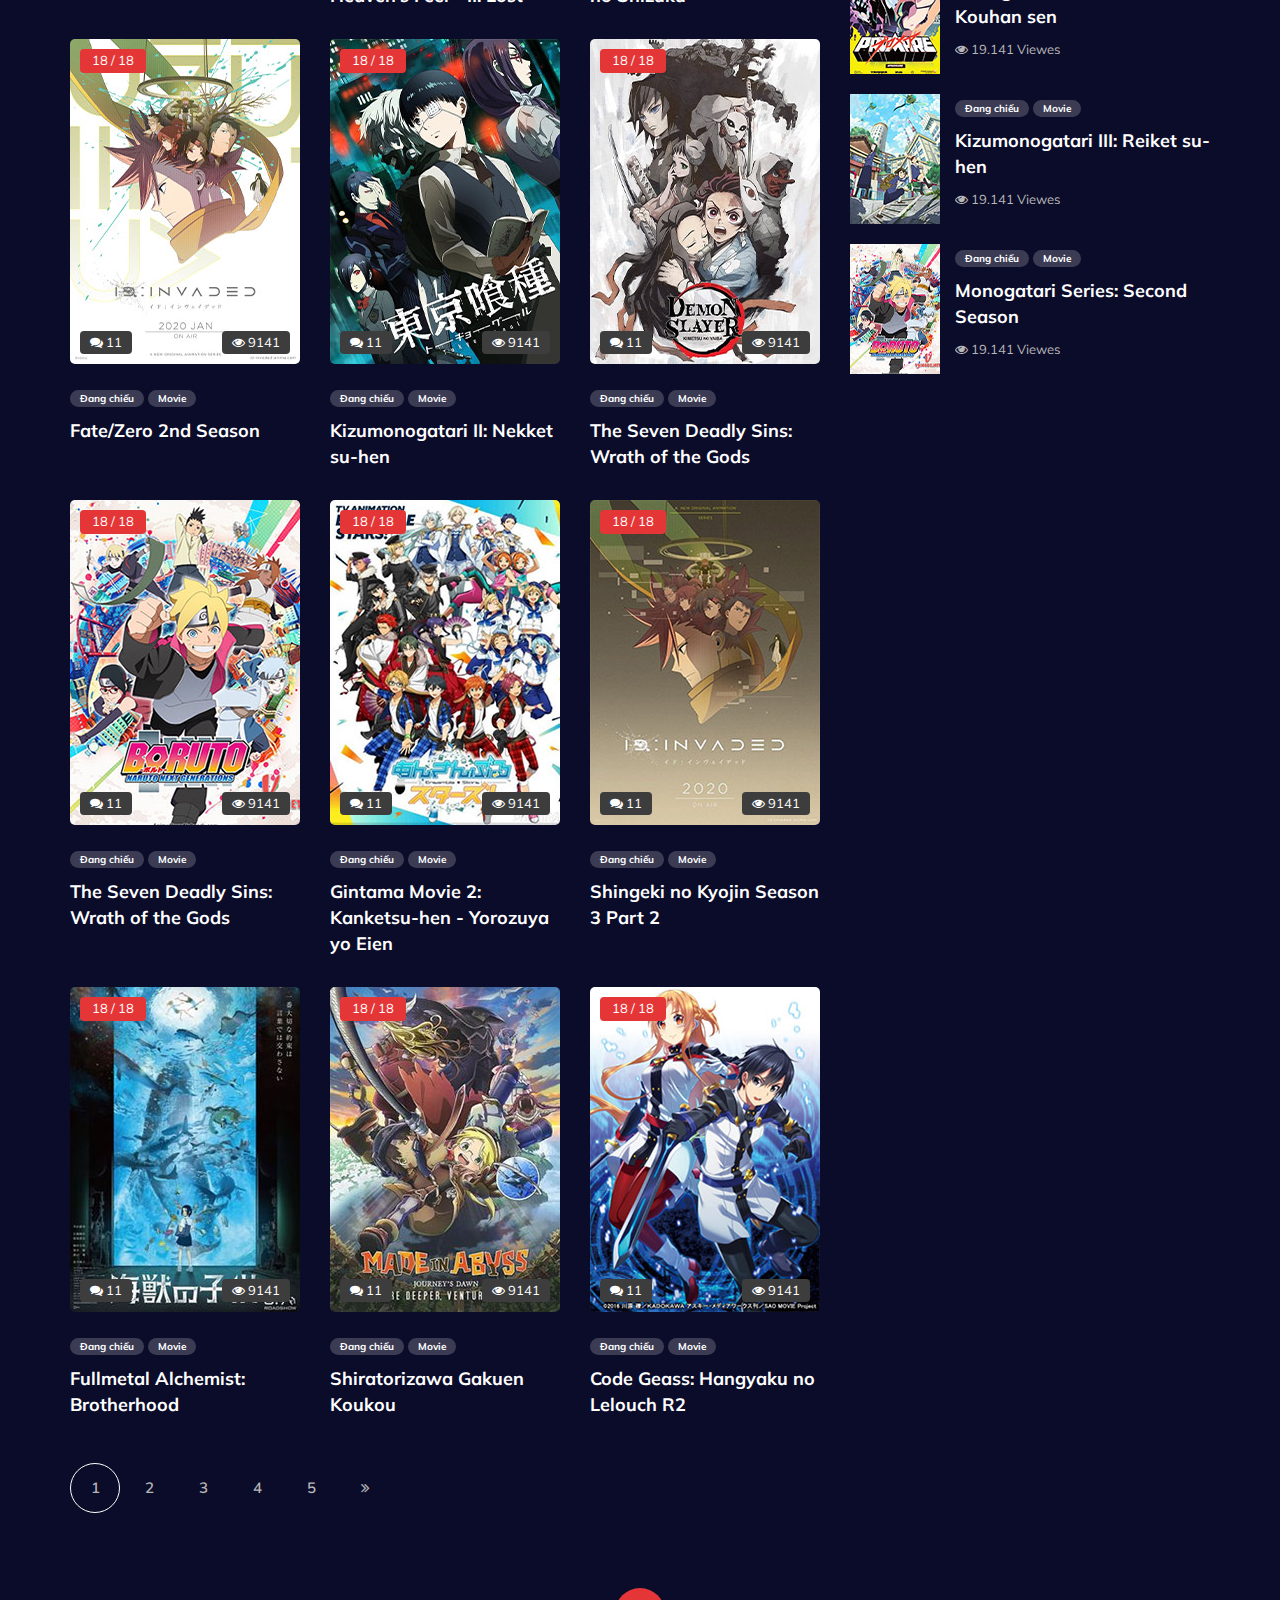
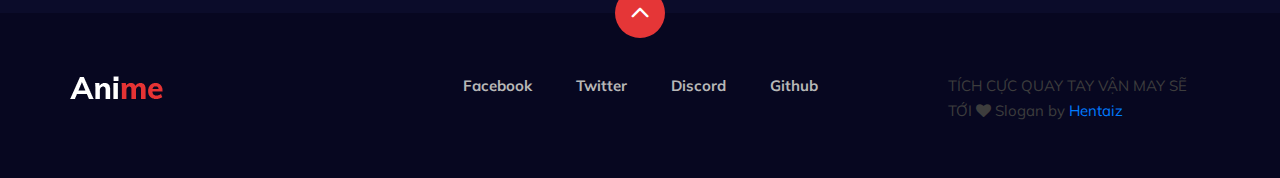
<file: categories.html>
<!DOCTYPE html>
<html lang="zxx">

<head>
    <meta charset="UTF-8">
    <meta name="description" content="Anime Template">
    <meta name="keywords" content="Anime, unica, creative, html">
    <meta name="viewport" content="width=device-width, initial-scale=1.0">
    <meta http-equiv="X-UA-Compatible" content="ie=edge">
    <link rel="icon" href="https://animehay.live/themes/img/favicon.ico" />
    <title>Anime | waku waku</title>

    <!-- Google Font -->
    <link href="https://fonts.googleapis.com/css2?family=Oswald:wght@300;400;500;600;700&display=swap" rel="stylesheet">
    <link href="https://fonts.googleapis.com/css2?family=Mulish:wght@300;400;500;600;700;800;900&display=swap"
    rel="stylesheet">

    <!-- Css Styles -->
    <link rel="stylesheet" href="css/bootstrap.min.css" type="text/css">
    <link rel="stylesheet" href="css/font-awesome.min.css" type="text/css">
    <link rel="stylesheet" href="css/elegant-icons.css" type="text/css">
    <link rel="stylesheet" href="css/plyr.css" type="text/css">
    <link rel="stylesheet" href="css/nice-select.css" type="text/css">
    <link rel="stylesheet" href="css/owl.carousel.min.css" type="text/css">
    <link rel="stylesheet" href="css/slicknav.min.css" type="text/css">
    <link rel="stylesheet" href="css/style.css" type="text/css">
</head>

<body>
    <!-- Page Preloder -->
    <div id="preloder">
        <div class="loader"></div>
    </div>

    <!-- Header Section Begin -->
    <header class="header">
        <div class="container">
            <div class="row">
                <div class="col-lg-2">
                    <div class="header__logo">
                        <a href="./index.html">
                            <img src="img/logo.png" alt="">
                        </a>
                    </div>
                </div>
                <div class="col-lg-8">
                    <div class="header__nav">
                        <nav class="header__menu mobile-menu">
                            <ul>
                                <li><a href="./index.html">TRANG CHỦ</a></li>
                                <li class="active"><a href="./categories.html">THỂ LOẠI<span class="arrow_carrot-down"></span></a>
                                    <ul class="dropdown">
                                        <li><a href="#">Shonen</a></li>
                                        <li><a href="#">Shojo</a></li>
                                        <li><a href="#">Fantasy</a></li>
                                        <li><a href="#">Romance</a></li>    
                                        <li><a href="#">Ecchi</a></li>
                                        <li><a href="#">Harem</a></li>
                                        <li><a href="#">Adventure</a></li>                                   
                                        <li><a href="#">School</a></li>
                                        <li><a href="#">Isekai</a></li>
                                    </ul>
                                </li>
                                <li><a href="./blog.html">THÔNG TIN MỚI</a></li>
                                <li><a href="#">LIÊN HỆ</a></li>
                            </ul>
                        </nav>
                    </div>
                </div>
                <div class="col-lg-2">
                    <div class="header__right">
                        <a href="#" class="search-switch"><span class="icon_search"></span></a>
                        <a href="./login.html"><span class="icon_profile"></span></a>
                    </div>
                </div>
            </div>
            <div id="mobile-menu-wrap"></div>
        </div>
    </header>
    <!-- Header End -->

    <!-- Breadcrumb Begin -->
    <div class="breadcrumb-option">
        <div class="container">
            <div class="row">
                <div class="col-lg-12">
                    <div class="breadcrumb__links">
                        <a href="./index.html"><i class="fa fa-home"></i> Trang chủ</a>
                        <a href="./categories.html">Thể loại</a>
                        <span>Romance</span>
                    </div>
                </div>
            </div>
        </div>
    </div>
    <!-- Breadcrumb End -->

    <!-- Product Section Begin -->
    <section class="product-page spad">
        <div class="container">
            <div class="row">
                <div class="col-lg-8">
                    <div class="product__page__content">
                        <div class="product__page__title">
                            <div class="row">
                                <div class="col-lg-8 col-md-8 col-sm-6">
                                    <div class="section-title">
                                        <h4>Romance</h4>
                                    </div>
                                </div>
                                <div class="col-lg-4 col-md-4 col-sm-6">
                                    <div class="product__page__filter">
                                        <p>Sắp xếp:</p>
                                        <select>
                                            <option value="">A-Z</option>
                                            <option value="">1-10</option>
                                            <option value="">10-50</option>
                                        </select>
                                    </div>
                                </div>
                            </div>
                        </div>
                        <div class="row">
                            <div class="col-lg-4 col-md-6 col-sm-6">
                                <div class="product__item">
                                    <div class="product__item__pic set-bg" data-setbg="img/popular/popular-1.jpg">
                                        <div class="ep">18 / 18</div>
                                        <div class="comment"><i class="fa fa-comments"></i> 11</div>
                                        <div class="view"><i class="fa fa-eye"></i> 9141</div>
                                    </div>
                                    <div class="product__item__text">
                                        <ul>
                                            <li>Đang chiếu</li>
                                            <li>Movie</li>
                                        </ul>
                                        <h5><a href="#">Sen to Chihiro no Kamikakushi</a></h5>
                                    </div>
                                </div>
                            </div>
                            <div class="col-lg-4 col-md-6 col-sm-6">
                                <div class="product__item">
                                    <div class="product__item__pic set-bg" data-setbg="img/popular/popular-2.jpg">
                                        <div class="ep">18 / 18</div>
                                        <div class="comment"><i class="fa fa-comments"></i> 11</div>
                                        <div class="view"><i class="fa fa-eye"></i> 9141</div>
                                    </div>
                                    <div class="product__item__text">
                                        <ul>
                                            <li>Đang chiếu</li>
                                            <li>Movie</li>
                                        </ul>
                                        <h5><a href="#">Kizumonogatari III: Reiket su-hen</a></h5>
                                    </div>
                                </div>
                            </div>
                            <div class="col-lg-4 col-md-6 col-sm-6">
                                <div class="product__item">
                                    <div class="product__item__pic set-bg" data-setbg="img/popular/popular-3.jpg">
                                        <div class="ep">18 / 18</div>
                                        <div class="comment"><i class="fa fa-comments"></i> 11</div>
                                        <div class="view"><i class="fa fa-eye"></i> 9141</div>
                                    </div>
                                    <div class="product__item__text">
                                        <ul>
                                            <li>Đang chiếu</li>
                                            <li>Movie</li>
                                        </ul>
                                        <h5><a href="#">Shirogane Tamashii hen Kouhan sen</a></h5>
                                    </div>
                                </div>
                            </div>
                            <div class="col-lg-4 col-md-6 col-sm-6">
                                <div class="product__item">
                                    <div class="product__item__pic set-bg" data-setbg="img/popular/popular-4.jpg">
                                        <div class="ep">18 / 18</div>
                                        <div class="comment"><i class="fa fa-comments"></i> 11</div>
                                        <div class="view"><i class="fa fa-eye"></i> 9141</div>
                                    </div>
                                    <div class="product__item__text">
                                        <ul>
                                            <li>Đang chiếu</li>
                                            <li>Movie</li>
                                        </ul>
                                        <h5><a href="#">Rurouni Kenshin: Meiji Kenkaku Romantan</a></h5>
                                    </div>
                                </div>
                            </div>
                            <div class="col-lg-4 col-md-6 col-sm-6">
                                <div class="product__item">
                                    <div class="product__item__pic set-bg" data-setbg="img/popular/popular-5.jpg">
                                        <div class="ep">18 / 18</div>
                                        <div class="comment"><i class="fa fa-comments"></i> 11</div>
                                        <div class="view"><i class="fa fa-eye"></i> 9141</div>
                                    </div>
                                    <div class="product__item__text">
                                        <ul>
                                            <li>Đang chiếu</li>
                                            <li>Movie</li>
                                        </ul>
                                        <h5><a href="#">Mushishi Zoku Shou 2nd Season</a></h5>
                                    </div>
                                </div>
                            </div>
                            <div class="col-lg-4 col-md-6 col-sm-6">
                                <div class="product__item">
                                    <div class="product__item__pic set-bg" data-setbg="img/popular/popular-6.jpg">
                                        <div class="ep">18 / 18</div>
                                        <div class="comment"><i class="fa fa-comments"></i> 11</div>
                                        <div class="view"><i class="fa fa-eye"></i> 9141</div>
                                    </div>
                                    <div class="product__item__text">
                                        <ul>
                                            <li>Đang chiếu</li>
                                            <li>Movie</li>
                                        </ul>
                                        <h5><a href="#">Monogatari Series: Second Season</a></h5>
                                    </div>
                                </div>
                            </div>
                            <div class="col-lg-4 col-md-6 col-sm-6">
                                <div class="product__item">
                                    <div class="product__item__pic set-bg" data-setbg="img/recent/recent-1.jpg">
                                        <div class="ep">18 / 18</div>
                                        <div class="comment"><i class="fa fa-comments"></i> 11</div>
                                        <div class="view"><i class="fa fa-eye"></i> 9141</div>
                                    </div>
                                    <div class="product__item__text">
                                        <ul>
                                            <li>Đang chiếu</li>
                                            <li>Movie</li>
                                        </ul>
                                        <h5><a href="#">Great Teacher Onizuka</a></h5>
                                    </div>
                                </div>
                            </div>
                            <div class="col-lg-4 col-md-6 col-sm-6">
                                <div class="product__item">
                                    <div class="product__item__pic set-bg" data-setbg="img/recent/recent-2.jpg">
                                        <div class="ep">18 / 18</div>
                                        <div class="comment"><i class="fa fa-comments"></i> 11</div>
                                        <div class="view"><i class="fa fa-eye"></i> 9141</div>
                                    </div>
                                    <div class="product__item__text">
                                        <ul>
                                            <li>Đang chiếu</li>
                                            <li>Movie</li>
                                        </ul>
                                        <h5><a href="#">Fate/stay night Movie: Heaven's Feel - II. Lost</a></h5>
                                    </div>
                                </div>
                            </div>
                            <div class="col-lg-4 col-md-6 col-sm-6">
                                <div class="product__item">
                                    <div class="product__item__pic set-bg" data-setbg="img/recent/recent-3.jpg">
                                        <div class="ep">18 / 18</div>
                                        <div class="comment"><i class="fa fa-comments"></i> 11</div>
                                        <div class="view"><i class="fa fa-eye"></i> 9141</div>
                                    </div>
                                    <div class="product__item__text">
                                        <ul>
                                            <li>Đang chiếu</li>
                                            <li>Movie</li>
                                        </ul>
                                        <h5><a href="#">Mushishi Zoku Shou: Suzu no Shizuku</a></h5>
                                    </div>
                                </div>
                            </div>
                            <div class="col-lg-4 col-md-6 col-sm-6">
                                <div class="product__item">
                                    <div class="product__item__pic set-bg" data-setbg="img/recent/recent-4.jpg">
                                        <div class="ep">18 / 18</div>
                                        <div class="comment"><i class="fa fa-comments"></i> 11</div>
                                        <div class="view"><i class="fa fa-eye"></i> 9141</div>
                                    </div>
                                    <div class="product__item__text">
                                        <ul>
                                            <li>Đang chiếu</li>
                                            <li>Movie</li>
                                        </ul>
                                        <h5><a href="#">Fate/Zero 2nd Season</a></h5>
                                    </div>
                                </div>
                            </div>
                            <div class="col-lg-4 col-md-6 col-sm-6">
                                <div class="product__item">
                                    <div class="product__item__pic set-bg" data-setbg="img/recent/recent-5.jpg">
                                        <div class="ep">18 / 18</div>
                                        <div class="comment"><i class="fa fa-comments"></i> 11</div>
                                        <div class="view"><i class="fa fa-eye"></i> 9141</div>
                                    </div>
                                    <div class="product__item__text">
                                        <ul>
                                            <li>Đang chiếu</li>
                                            <li>Movie</li>
                                        </ul>
                                        <h5><a href="#">Kizumonogatari II: Nekket su-hen</a></h5>
                                    </div>
                                </div>
                            </div>
                            <div class="col-lg-4 col-md-6 col-sm-6">
                                <div class="product__item">
                                    <div class="product__item__pic set-bg" data-setbg="img/recent/recent-6.jpg">
                                        <div class="ep">18 / 18</div>
                                        <div class="comment"><i class="fa fa-comments"></i> 11</div>
                                        <div class="view"><i class="fa fa-eye"></i> 9141</div>
                                    </div>
                                    <div class="product__item__text">
                                        <ul>
                                            <li>Đang chiếu</li>
                                            <li>Movie</li>
                                        </ul>
                                        <h5><a href="#">The Seven Deadly Sins: Wrath of the Gods</a></h5>
                                    </div>
                                </div>
                            </div>
                            <div class="col-lg-4 col-md-6 col-sm-6">
                                <div class="product__item">
                                    <div class="product__item__pic set-bg" data-setbg="img/trending/trend-1.jpg">
                                        <div class="ep">18 / 18</div>
                                        <div class="comment"><i class="fa fa-comments"></i> 11</div>
                                        <div class="view"><i class="fa fa-eye"></i> 9141</div>
                                    </div>
                                    <div class="product__item__text">
                                        <ul>
                                            <li>Đang chiếu</li>
                                            <li>Movie</li>
                                        </ul>
                                        <h5><a href="#">The Seven Deadly Sins: Wrath of the Gods</a></h5>
                                    </div>
                                </div>
                            </div>
                            <div class="col-lg-4 col-md-6 col-sm-6">
                                <div class="product__item">
                                    <div class="product__item__pic set-bg" data-setbg="img/trending/trend-2.jpg">
                                        <div class="ep">18 / 18</div>
                                        <div class="comment"><i class="fa fa-comments"></i> 11</div>
                                        <div class="view"><i class="fa fa-eye"></i> 9141</div>
                                    </div>
                                    <div class="product__item__text">
                                        <ul>
                                            <li>Đang chiếu</li>
                                            <li>Movie</li>
                                        </ul>
                                        <h5><a href="#">Gintama Movie 2: Kanketsu-hen - Yorozuya yo Eien</a></h5>
                                    </div>
                                </div>
                            </div>
                            <div class="col-lg-4 col-md-6 col-sm-6">
                                <div class="product__item">
                                    <div class="product__item__pic set-bg" data-setbg="img/trending/trend-3.jpg">
                                        <div class="ep">18 / 18</div>
                                        <div class="comment"><i class="fa fa-comments"></i> 11</div>
                                        <div class="view"><i class="fa fa-eye"></i> 9141</div>
                                    </div>
                                    <div class="product__item__text">
                                        <ul>
                                            <li>Đang chiếu</li>
                                            <li>Movie</li>
                                        </ul>
                                        <h5><a href="#">Shingeki no Kyojin Season 3 Part 2</a></h5>
                                    </div>
                                </div>
                            </div>
                            <div class="col-lg-4 col-md-6 col-sm-6">
                                <div class="product__item">
                                    <div class="product__item__pic set-bg" data-setbg="img/trending/trend-4.jpg">
                                        <div class="ep">18 / 18</div>
                                        <div class="comment"><i class="fa fa-comments"></i> 11</div>
                                        <div class="view"><i class="fa fa-eye"></i> 9141</div>
                                    </div>
                                    <div class="product__item__text">
                                        <ul>
                                            <li>Đang chiếu</li>
                                            <li>Movie</li>
                                        </ul>
                                        <h5><a href="#">Fullmetal Alchemist: Brotherhood</a></h5>
                                    </div>
                                </div>
                            </div>
                            <div class="col-lg-4 col-md-6 col-sm-6">
                                <div class="product__item">
                                    <div class="product__item__pic set-bg" data-setbg="img/trending/trend-5.jpg">
                                        <div class="ep">18 / 18</div>
                                        <div class="comment"><i class="fa fa-comments"></i> 11</div>
                                        <div class="view"><i class="fa fa-eye"></i> 9141</div>
                                    </div>
                                    <div class="product__item__text">
                                        <ul>
                                            <li>Đang chiếu</li>
                                            <li>Movie</li>
                                        </ul>
                                        <h5><a href="#">Shiratorizawa Gakuen Koukou</a></h5>
                                    </div>
                                </div>
                            </div>
                            <div class="col-lg-4 col-md-6 col-sm-6">
                                <div class="product__item">
                                    <div class="product__item__pic set-bg" data-setbg="img/trending/trend-6.jpg">
                                        <div class="ep">18 / 18</div>
                                        <div class="comment"><i class="fa fa-comments"></i> 11</div>
                                        <div class="view"><i class="fa fa-eye"></i> 9141</div>
                                    </div>
                                    <div class="product__item__text">
                                        <ul>
                                            <li>Đang chiếu</li>
                                            <li>Movie</li>
                                        </ul>
                                        <h5><a href="#">Code Geass: Hangyaku no Lelouch R2</a></h5>
                                    </div>
                                </div>
                            </div>
                        </div>
                    </div>
                    <div class="product__pagination">
                        <a href="#" class="current-page">1</a>
                        <a href="#">2</a>
                        <a href="#">3</a>
                        <a href="#">4</a>
                        <a href="#">5</a>
                        <a href="#"><i class="fa fa-angle-double-right"></i></a>
                    </div>
                </div>
                <div class="col-lg-4 col-md-6 col-sm-8">
                    <div class="product__sidebar">
                        <div class="product__sidebar__view">
                            <div class="section-title">
                                <h5>Top lượt xem</h5>
                            </div>
                            <ul class="filter__controls">
                                <li class="Đang chiếu" data-filter="*">Ngày</li>
                                <li data-filter=".week">Tuần</li>
                                <li data-filter=".month">Tháng</li>
                                <li data-filter=".years">Năm</li>
                            </ul>
                            <div class="filter__gallery">
                                <div class="product__sidebar__view__item set-bg mix day years"
                                data-setbg="img/sidebar/tv-1.jpg">
                                <div class="ep">18 / ?</div>
                                <div class="view"><i class="fa fa-eye"></i> 9141</div>
                                <h5><a href="#">Boruto: Naruto next generations</a></h5>
                            </div>
                            <div class="product__sidebar__view__item set-bg mix month week"
                            data-setbg="img/sidebar/tv-2.jpg">
                            <div class="ep">18 / ?</div>
                            <div class="view"><i class="fa fa-eye"></i> 9141</div>
                            <h5><a href="#">The Seven Deadly Sins: Wrath of the Gods</a></h5>
                        </div>
                        <div class="product__sidebar__view__item set-bg mix week years"
                        data-setbg="img/sidebar/tv-3.jpg">
                        <div class="ep">18 / ?</div>
                        <div class="view"><i class="fa fa-eye"></i> 9141</div>
                        <h5><a href="#">Sword art online alicization war of underworld</a></h5>
                    </div>
                    <div class="product__sidebar__view__item set-bg mix years month"
                    data-setbg="img/sidebar/tv-4.jpg">
                    <div class="ep">18 / ?</div>
                    <div class="view"><i class="fa fa-eye"></i> 9141</div>
                    <h5><a href="#">Fate/stay night: Heaven's Feel I. presage flower</a></h5>
                </div>
                <div class="product__sidebar__view__item set-bg mix day"
                data-setbg="img/sidebar/tv-5.jpg">
                <div class="ep">18 / ?</div>
                <div class="view"><i class="fa fa-eye"></i> 9141</div>
                <h5><a href="#">Fate stay night unlimited blade works</a></h5>
            </div>
        </div>
    </div>
    <div class="product__sidebar__comment">
        <div class="section-title">
            <h5>Phim mới</h5>
        </div>
        <div class="product__sidebar__comment__item">
            <div class="product__sidebar__comment__item__pic">
                <img src="img/sidebar/comment-1.jpg" alt="">
            </div>
            <div class="product__sidebar__comment__item__text">
                <ul>
                    <li>Đang chiếu</li>
                    <li>Movie</li>
                </ul>
                <h5><a href="#">The Seven Deadly Sins: Wrath of the Gods</a></h5>
                <span><i class="fa fa-eye"></i> 19.141 Viewes</span>
            </div>
        </div>
        <div class="product__sidebar__comment__item">
            <div class="product__sidebar__comment__item__pic">
                <img src="img/sidebar/comment-2.jpg" alt="">
            </div>
            <div class="product__sidebar__comment__item__text">
                <ul>
                    <li>Đang chiếu</li>
                    <li>Movie</li>
                </ul>
                <h5><a href="#">Shirogane Tamashii hen Kouhan sen</a></h5>
                <span><i class="fa fa-eye"></i> 19.141 Viewes</span>
            </div>
        </div>
        <div class="product__sidebar__comment__item">
            <div class="product__sidebar__comment__item__pic">
                <img src="img/sidebar/comment-3.jpg" alt="">
            </div>
            <div class="product__sidebar__comment__item__text">
                <ul>
                    <li>Đang chiếu</li>
                    <li>Movie</li>
                </ul>
                <h5><a href="#">Kizumonogatari III: Reiket su-hen</a></h5>
                <span><i class="fa fa-eye"></i> 19.141 Viewes</span>
            </div>
        </div>
        <div class="product__sidebar__comment__item">
            <div class="product__sidebar__comment__item__pic">
                <img src="img/sidebar/comment-4.jpg" alt="">
            </div>
            <div class="product__sidebar__comment__item__text">
                <ul>
                    <li>Đang chiếu</li>
                    <li>Movie</li>
                </ul>
                <h5><a href="#">Monogatari Series: Second Season</a></h5>
                <span><i class="fa fa-eye"></i> 19.141 Viewes</span>
            </div>
        </div>
    </div>
</div>
</div>
</div>
</div>
</section>
<!-- Product Section End -->

<!-- Footer Section Begin -->
<footer class="footer">
    <div class="page-up">
        <a href="#" id="scrollToTopButton"><span class="arrow_carrot-up"></span></a>
    </div>
    <div class="container">
        <div class="row">
            <div class="col-lg-3">
                <div class="footer__logo">
                    <a href="./index.html"><img src="img/logo.png" alt=""></a>
                </div>
            </div>
            <div class="col-lg-6">
                <div class="footer__nav">
                    <ul>
                        <li><a href="https://www.facebook.com/vthuanz.7502/">Facebook</a></li>               
                        <li><a href="https://twitter.com/vthuan7502">Twitter</a></li>
                        <li><a href="https://discord.gg/akebi">Discord</a></li>
                        <li><a href="https://github.com/takeshi7502">Github</a></li>
                    </ul>
                </div>
            </div>
            <div class="col-lg-3">
                <p>
                  TÍCH CỰC QUAY TAY VẬN MAY SẼ TỚI  <i class="fa fa-heart" aria-hidden="true"></i> Slogan by <a href="https://hentaiz.io/" target="_blank">Hentaiz</a>
                  </p>

              </div>
          </div>
      </div>
  </footer>
  <!-- Footer Section End -->

  <!-- Search model Begin -->
  <div class="search-model">
    <div class="h-100 d-flex align-items-center justify-content-center">
        <div class="search-close-switch"><i class="icon_close"></i></div>
        <form class="search-model-form">
            <input type="text" id="search-input" placeholder="Tìm kiếm.....">
        </form>
    </div>
</div>
<!-- Search model end -->

<!-- Js Plugins -->
<script src="js/jquery-3.3.1.min.js"></script>
<script src="js/bootstrap.min.js"></script>
<script src="js/player.js"></script>
<script src="js/jquery.nice-select.min.js"></script>
<script src="js/mixitup.min.js"></script>
<script src="js/jquery.slicknav.js"></script>
<script src="js/owl.carousel.min.js"></script>
<script src="js/main.js"></script>

</body>

</html>
</file>
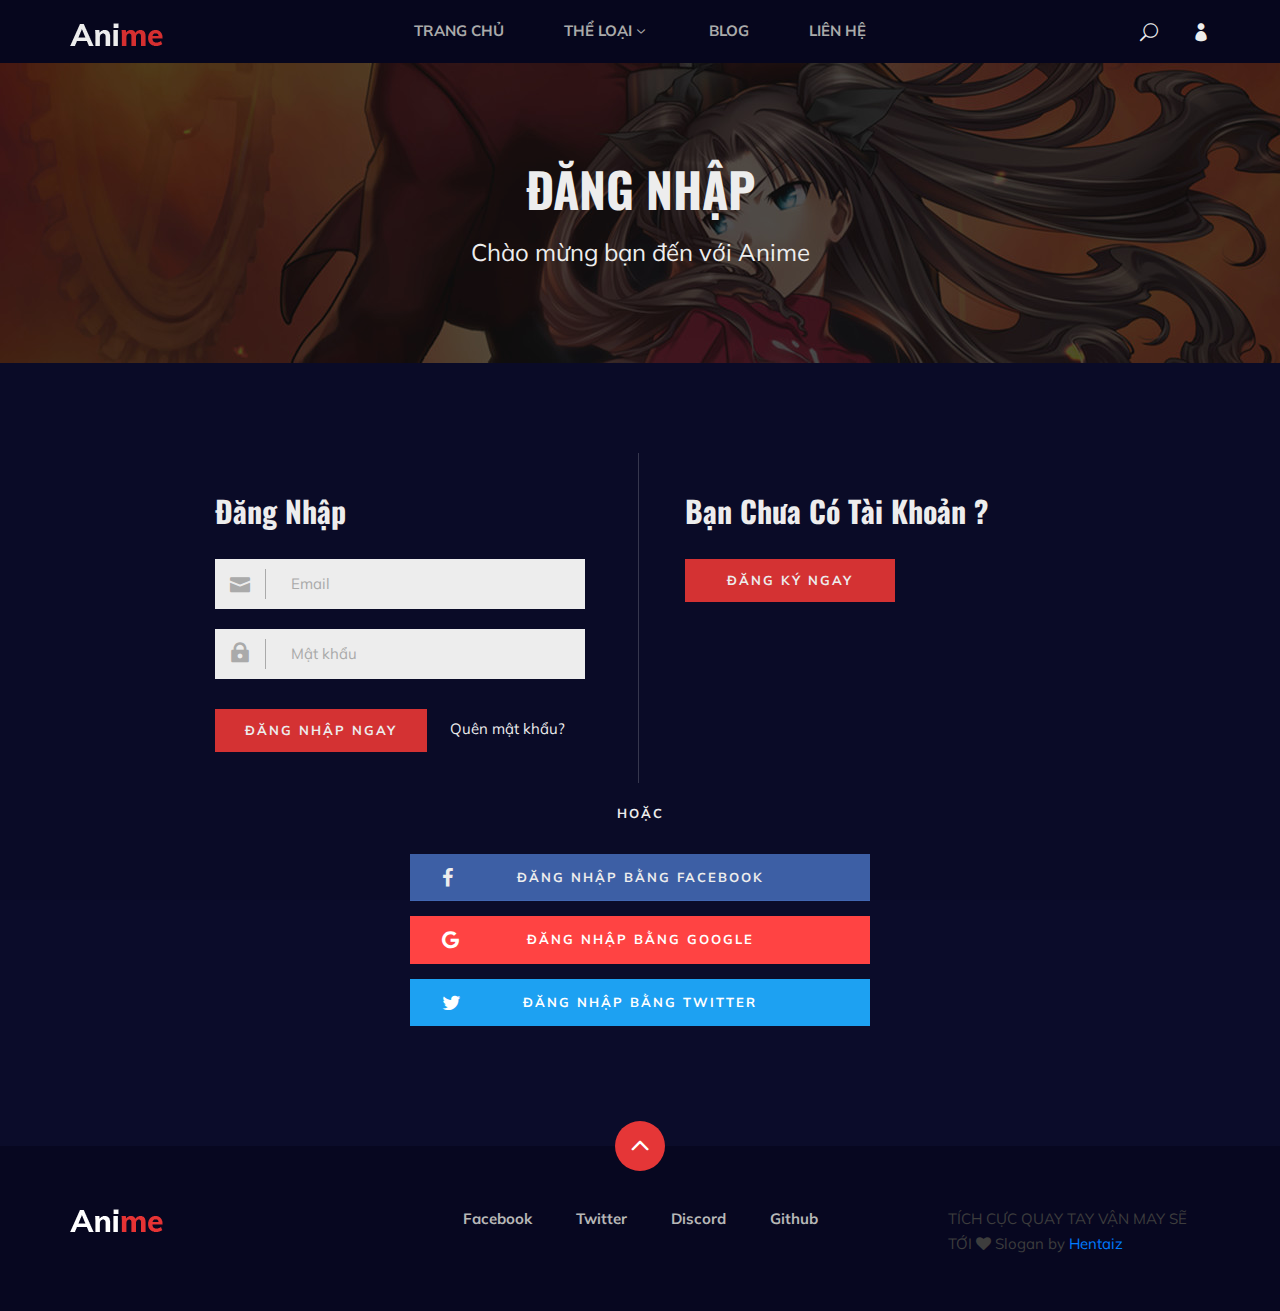
<file: login.html>
<!DOCTYPE html>
<html lang="zxx">

<head>
    <meta charset="UTF-8">
    <meta name="description" content="Anime Template">
    <meta name="keywords" content="Anime, unica, creative, html">
    <meta name="viewport" content="width=device-width, initial-scale=1.0">
    <meta http-equiv="X-UA-Compatible" content="ie=edge">
    <title>Anime | Template</title>

    <!-- Google Font -->
    <link href="https://fonts.googleapis.com/css2?family=Oswald:wght@300;400;500;600;700&display=swap" rel="stylesheet">
    <link href="https://fonts.googleapis.com/css2?family=Mulish:wght@300;400;500;600;700;800;900&display=swap"
    rel="stylesheet">

    <!-- Css Styles -->
    <link rel="stylesheet" href="css/bootstrap.min.css" type="text/css">
    <link rel="stylesheet" href="css/font-awesome.min.css" type="text/css">
    <link rel="stylesheet" href="css/elegant-icons.css" type="text/css">
    <link rel="stylesheet" href="css/plyr.css" type="text/css">
    <link rel="stylesheet" href="css/nice-select.css" type="text/css">
    <link rel="stylesheet" href="css/owl.carousel.min.css" type="text/css">
    <link rel="stylesheet" href="css/slicknav.min.css" type="text/css">
    <link rel="stylesheet" href="css/style.css" type="text/css">
</head>

<body>
    <!-- Page Preloder -->
    <div id="preloder">
        <div class="loader"></div>
    </div>

    <!-- Header Section Begin -->
    <header class="header">
        <div class="container">
            <div class="row">
                <div class="col-lg-2">
                    <div class="header__logo">
                        <a href="./index.html">
                            <img src="img/logo.png" alt="">
                        </a>
                    </div>
                </div>
                <div class="col-lg-8">
                    <div class="header__nav">
                        <nav class="header__menu mobile-menu">
                            <ul>
                                <li><a href="./index.html">TRANG CHỦ</a></li>
                                <li><a href="./categories.html">THỂ LOẠI<span class="arrow_carrot-down"></span></a>
                                    <ul class="dropdown">
                                        <li><a href="#">Shonen</a></li>
                                        <li><a href="#">Shojo</a></li>
                                        <li><a href="#">Fantasy</a></li>
                                        <li><a href="#">Romance</a></li>    
                                        <li><a href="#">Ecchi</a></li>
                                        <li><a href="#">Harem</a></li>
                                        <li><a href="#">Adventure</a></li>                                   
                                        <li><a href="#">School</a></li>
                                        <li><a href="#">Isekai</a></li>
                                    </ul>
                                </li>
                                <li><a href="./blog.html">BLOG</a></li>
                                <li><a href="./blog-details.html">LIÊN HỆ</a></li>
                            </ul>
                        </nav>
                    </div>
                </div>
                <div class="col-lg-2">
                    <div class="header__right">
                        <a href="#" class="search-switch"><span class="icon_search"></span></a>
                        <a href="./login.html"><span class="icon_profile"></span></a>
                    </div>
                </div>
            </div>
            <div id="mobile-menu-wrap"></div>
        </div>
    </header>
    <!-- Header End -->

    <!-- Normal Breadcrumb Begin -->
    <section class="normal-breadcrumb set-bg" data-setbg="img/normal-breadcrumb.jpg">
        <div class="container">
            <div class="row">
                <div class="col-lg-12 text-center">
                    <div class="normal__breadcrumb__text">
                        <h2>ĐĂNG NHẬP</h2>
                        <p>Chào mừng bạn đến với Anime</p>
                    </div>
                </div>
            </div>
        </div>
    </section>
    <!-- Normal Breadcrumb End -->

    <!-- Login Section Begin -->
    <section class="login spad">
        <div class="container">
            <div class="row">
                <div class="col-lg-6">
                    <div class="login__form">
                        <h3>Đăng Nhập</h3>
                        <form action="#">
                            <div class="input__item">
                                <input type="text" placeholder="Email">
                                <span class="icon_mail"></span>
                            </div>
                            <div class="input__item">
                                <input type="text" placeholder="Mật khẩu">
                                <span class="icon_lock"></span>
                            </div>
                            <button type="submit" class="site-btn">ĐĂNG NHẬP NGAY</button>
                        </form>
                        <a href="#" class="forget_pass">Quên mật khẩu?</a>
                    </div>
                </div>
                <div class="col-lg-6">
                    <div class="login__register">
                        <h3>Bạn Chưa Có Tài Khoản ?</h3>
                        <a href="./signup.html" class="primary-btn">ĐĂNG KÝ NGAY</a>
                    </div>
                </div>
            </div>
            <div class="login__social">
                <div class="row d-flex justify-content-center">
                    <div class="col-lg-6">
                        <div class="login__social__links">
                            <span>hoặc</span>
                            <ul>
                                <li><a href="#" class="facebook"><i class="fa fa-facebook"></i> Đăng Nhập BẰNG
                                Facebook</a></li>
                                <li><a href="#" class="google"><i class="fa fa-google"></i> Đăng nhập BẰNG Google</a></li>
                                <li><a href="#" class="twitter"><i class="fa fa-twitter"></i> Đăng nhập bằng Twitter</a>
                                </li>
                            </ul>
                        </div>
                    </div>
                </div>
            </div>
        </div>
    </section>
    <!-- Login Section End -->

    <!-- Footer Section Begin -->
    <footer class="footer">
        <div class="page-up">
            <a href="#" id="scrollToTopButton"><span class="arrow_carrot-up"></span></a>
        </div>
        <div class="container">
            <div class="row">
                <div class="col-lg-3">
                    <div class="footer__logo">
                        <a href="./index.html"><img src="img/logo.png" alt=""></a>
                    </div>
                </div>
                <div class="col-lg-6">
                    <div class="footer__nav">
                        <ul>
                            <li><a href="https://www.facebook.com/vthuanz.7502/">Facebook</a></li>               
                            <li><a href="https://twitter.com/vthuan7502">Twitter</a></li>
                            <li><a href="https://discord.gg/akebi">Discord</a></li>
                            <li><a href="https://github.com/takeshi7502">Github</a></li>
                        </ul>
                    </div>
                </div>
                <div class="col-lg-3">
                    <p>
                      TÍCH CỰC QUAY TAY VẬN MAY SẼ TỚI  <i class="fa fa-heart" aria-hidden="true"></i> Slogan by <a href="https://hentaiz.io/" target="_blank">Hentaiz</a>
                      </p>

                  </div>
              </div>
          </div>
      </footer>
      <!-- Footer Section End -->

      <!-- Search model Begin -->
      <div class="search-model">
        <div class="h-100 d-flex align-items-center justify-content-center">
            <div class="search-close-switch"><i class="icon_close"></i></div>
            <form class="search-model-form">
                <input type="text" id="search-input" placeholder="Tìm kiếm.....">
            </form>
        </div>
    </div>
    <!-- Search model end -->

    <!-- Js Plugins -->
    <script src="js/jquery-3.3.1.min.js"></script>
    <script src="js/bootstrap.min.js"></script>
    <script src="js/player.js"></script>
    <script src="js/jquery.nice-select.min.js"></script>
    <script src="js/mixitup.min.js"></script>
    <script src="js/jquery.slicknav.js"></script>
    <script src="js/owl.carousel.min.js"></script>
    <script src="js/main.js"></script>


</body>

</html>
</file>
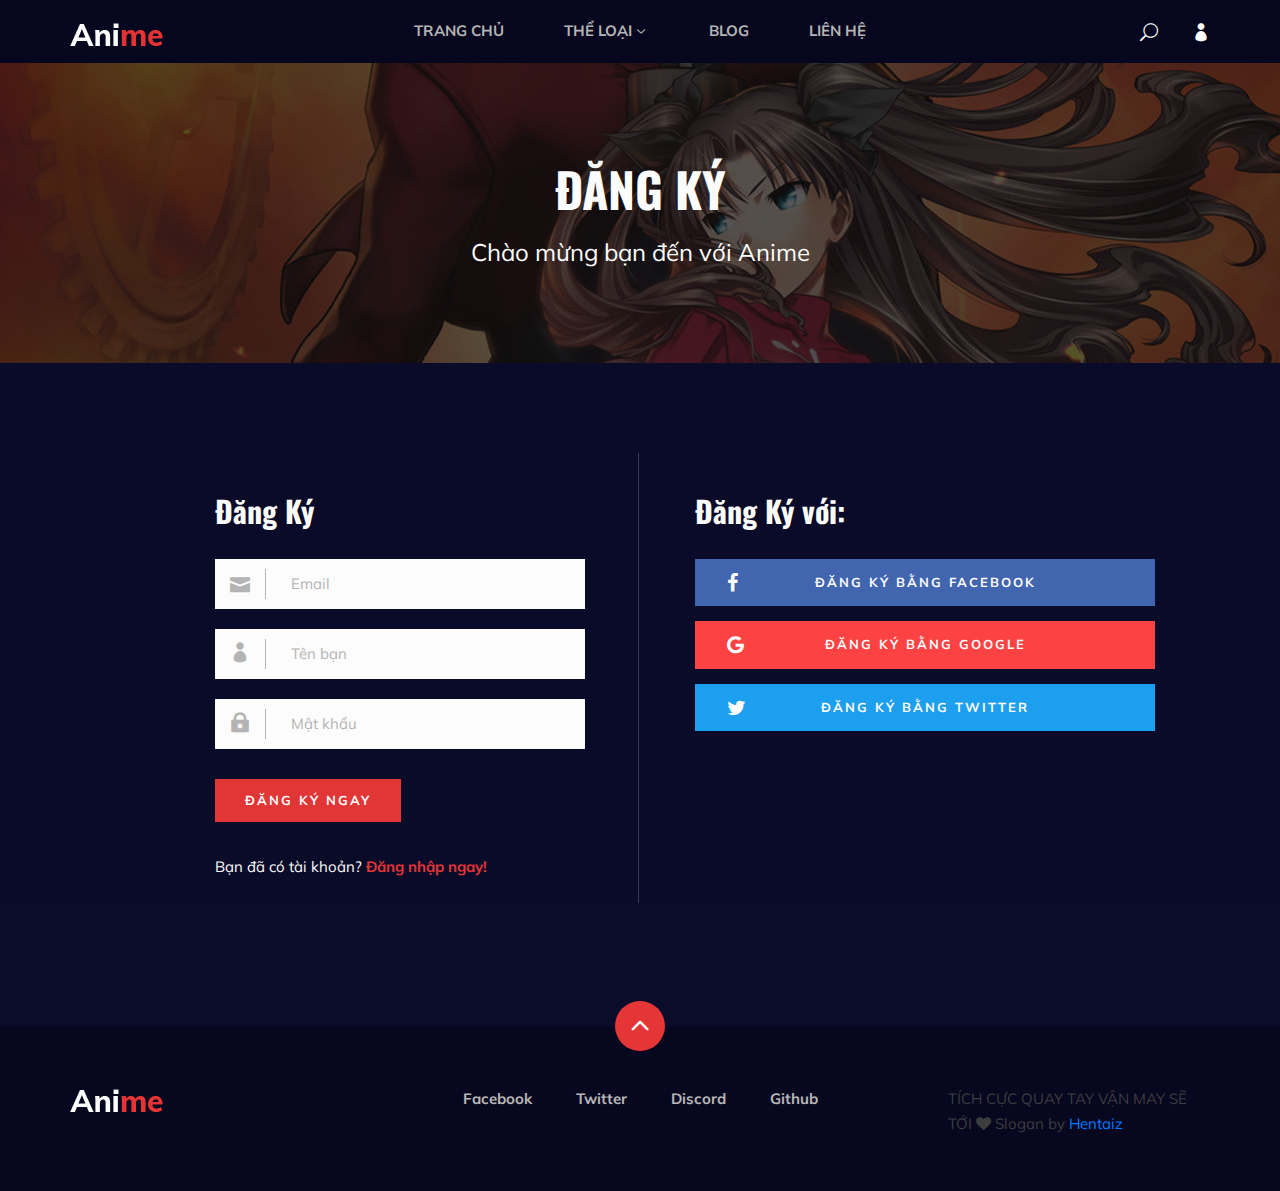
<file: signup.html>
<!DOCTYPE html>
<html lang="zxx">

<head>
    <meta charset="UTF-8">
    <meta name="description" content="Anime Template">
    <meta name="keywords" content="Anime, unica, creative, html">
    <meta name="viewport" content="width=device-width, initial-scale=1.0">
    <meta http-equiv="X-UA-Compatible" content="ie=edge">
    <title>Anime | Template</title>

    <!-- Google Font -->
    <link href="https://fonts.googleapis.com/css2?family=Oswald:wght@300;400;500;600;700&display=swap" rel="stylesheet">
    <link href="https://fonts.googleapis.com/css2?family=Mulish:wght@300;400;500;600;700;800;900&display=swap"
    rel="stylesheet">

    <!-- Css Styles -->
    <link rel="stylesheet" href="css/bootstrap.min.css" type="text/css">
    <link rel="stylesheet" href="css/font-awesome.min.css" type="text/css">
    <link rel="stylesheet" href="css/elegant-icons.css" type="text/css">
    <link rel="stylesheet" href="css/plyr.css" type="text/css">
    <link rel="stylesheet" href="css/nice-select.css" type="text/css">
    <link rel="stylesheet" href="css/owl.carousel.min.css" type="text/css">
    <link rel="stylesheet" href="css/slicknav.min.css" type="text/css">
    <link rel="stylesheet" href="css/style.css" type="text/css">
</head>

<body>
    <!-- Page Preloder -->
    <div id="preloder">
        <div class="loader"></div>
    </div>

    <!-- Header Section Begin -->
    <header class="header">
        <div class="container">
            <div class="row">
                <div class="col-lg-2">
                    <div class="header__logo">
                        <a href="./index.html">
                            <img src="img/logo.png" alt="">
                        </a>
                    </div>
                </div>
                <div class="col-lg-8">
                    <div class="header__nav">
                        <nav class="header__menu mobile-menu">
                            <ul>
                                <li><a href="./index.html">TRANG CHỦ</a></li>
                                <li><a href="./categories.html">THỂ LOẠI<span class="arrow_carrot-down"></span></a>
                                    <ul class="dropdown">
                                        <li><a href="#">Shonen</a></li>
                                        <li><a href="#">Shojo</a></li>
                                        <li><a href="#">Fantasy</a></li>
                                        <li><a href="#">Romance</a></li>    
                                        <li><a href="#">Ecchi</a></li>
                                        <li><a href="#">Harem</a></li>
                                        <li><a href="#">Adventure</a></li>                                   
                                        <li><a href="#">School</a></li>
                                        <li><a href="#">Isekai</a></li>
                                    </ul>
                                </li>
                                <li><a href="./blog.html">BLOG</a></li>
                                <li><a href="./blog-details.html">LIÊN HỆ</a></li>
                            </ul>
                        </nav>
                    </div>
                </div>
                <div class="col-lg-2">
                    <div class="header__right">
                        <a href="#" class="search-switch"><span class="icon_search"></span></a>
                        <a href="./login.html"><span class="icon_profile"></span></a>
                    </div>
                </div>
            </div>
            <div id="mobile-menu-wrap"></div>
        </div>
    </header>
    <!-- Header End -->

    <!-- Normal Breadcrumb Begin -->
    <section class="normal-breadcrumb set-bg" data-setbg="img/normal-breadcrumb.jpg">
        <div class="container">
            <div class="row">
                <div class="col-lg-12 text-center">
                    <div class="normal__breadcrumb__text">
                        <h2>ĐĂNG KÝ</h2>
                        <p>Chào mừng bạn đến với Anime</p>
                    </div>
                </div>
            </div>
        </div>
    </section>
    <!-- Normal Breadcrumb End -->

    <!-- Signup Section Begin -->
    <section class="signup spad">
        <div class="container">
            <div class="row">
                <div class="col-lg-6">
                    <div class="login__form">
                        <h3>Đăng Ký</h3>
                        <form action="#">
                            <div class="input__item">
                                <input type="text" placeholder="Email">
                                <span class="icon_mail"></span>
                            </div>
                            <div class="input__item">
                                <input type="text" placeholder="Tên bạn">
                                <span class="icon_profile"></span>
                            </div>
                            <div class="input__item">
                                <input type="text" placeholder="Mật khẩu">
                                <span class="icon_lock"></span>
                            </div>
                            <button type="submit" class="site-btn">Đăng ký ngay</button>
                        </form>
                        <h5>Bạn đã có tài khoản? <a href="./login.html">Đăng nhập ngay!</a></h5>
                    </div>
                </div>
                <div class="col-lg-6">
                    <div class="login__social__links">
                        <h3>Đăng Ký với:</h3>
                        <ul>
                            <li><a href="#" class="facebook"><i class="fa fa-facebook"></i> ĐĂNG KÝ BẰNG Facebook</a>
                            </li>
                            <li><a href="#" class="google"><i class="fa fa-google"></i> ĐĂNG KÝ BẰNG Google</a></li>
                            <li><a href="#" class="twitter"><i class="fa fa-twitter"></i> ĐĂNG KÝ BẰNG Twitter</a></li>
                        </ul>
                    </div>
                </div>
            </div>
        </div>
    </section>
    <!-- Signup Section End -->

    <!-- Footer Section Begin -->
    <footer class="footer">
        <div class="page-up">
            <a href="#" id="scrollToTopButton"><span class="arrow_carrot-up"></span></a>
        </div>
        <div class="container">
            <div class="row">
                <div class="col-lg-3">
                    <div class="footer__logo">
                        <a href="./index.html"><img src="img/logo.png" alt=""></a>
                    </div>
                </div>
                <div class="col-lg-6">
                    <div class="footer__nav">
                        <ul>
                            <li><a href="https://www.facebook.com/vthuanz.7502/">Facebook</a></li>               
                            <li><a href="https://twitter.com/vthuan7502">Twitter</a></li>
                            <li><a href="https://discord.gg/akebi">Discord</a></li>
                            <li><a href="https://github.com/takeshi7502">Github</a></li>
                        </ul>
                    </div>
                </div>
                <div class="col-lg-3">
                    <p>
                      TÍCH CỰC QUAY TAY VẬN MAY SẼ TỚI  <i class="fa fa-heart" aria-hidden="true"></i> Slogan by <a href="https://hentaiz.io/" target="_blank">Hentaiz</a>
                      </p>

                  </div>
              </div>
          </div>
      </footer>
      <!-- Footer Section End -->

      <!-- Search model Begin -->
      <div class="search-model">
        <div class="h-100 d-flex align-items-center justify-content-center">
            <div class="search-close-switch"><i class="icon_close"></i></div>
            <form class="search-model-form">
                <input type="text" id="search-input" placeholder="Tìm kiếm.....">
            </form>
        </div>
    </div>
    <!-- Search model end -->

    <!-- Js Plugins -->
    <script src="js/jquery-3.3.1.min.js"></script>
    <script src="js/bootstrap.min.js"></script>
    <script src="js/player.js"></script>
    <script src="js/jquery.nice-select.min.js"></script>
    <script src="js/mixitup.min.js"></script>
    <script src="js/jquery.slicknav.js"></script>
    <script src="js/owl.carousel.min.js"></script>
    <script src="js/main.js"></script>

</body>

</html>
</file>
<file: css/elegant-icons.css>
@font-face {
	font-family: 'ElegantIcons';
	src:url('../fonts/ElegantIcons.eot');
	src:url('../fonts/ElegantIcons.eot?#iefix') format('embedded-opentype'),
		url('../fonts/ElegantIcons.woff') format('woff'),
		url('../fonts/ElegantIcons.ttf') format('truetype'),
		url('../fonts/ElegantIcons.svg#ElegantIcons') format('svg');
	font-weight: normal;
	font-style: normal;
}

/* Use the following CSS code if you want to use data attributes for inserting your icons */
[data-icon]:before {
	font-family: 'ElegantIcons';
	content: attr(data-icon);
	speak: none;
	font-weight: normal;
	font-variant: normal;
	text-transform: none;
	line-height: 1;
	-webkit-font-smoothing: antialiased;
	-moz-osx-font-smoothing: grayscale;
}

/* Use the following CSS code if you want to have a class per icon */
/*
Instead of a list of all class selectors,
you can use the generic selector below, but it's slower:
[class*="your-class-prefix"] {
*/
.arrow_up, .arrow_down, .arrow_left, .arrow_right, .arrow_left-up, .arrow_right-up, .arrow_right-down, .arrow_left-down, .arrow-up-down, .arrow_up-down_alt, .arrow_left-right_alt, .arrow_left-right, .arrow_expand_alt2, .arrow_expand_alt, .arrow_condense, .arrow_expand, .arrow_move, .arrow_carrot-up, .arrow_carrot-down, .arrow_carrot-left, .arrow_carrot-right, .arrow_carrot-2up, .arrow_carrot-2down, .arrow_carrot-2left, .arrow_carrot-2right, .arrow_carrot-up_alt2, .arrow_carrot-down_alt2, .arrow_carrot-left_alt2, .arrow_carrot-right_alt2, .arrow_carrot-2up_alt2, .arrow_carrot-2down_alt2, .arrow_carrot-2left_alt2, .arrow_carrot-2right_alt2, .arrow_triangle-up, .arrow_triangle-down, .arrow_triangle-left, .arrow_triangle-right, .arrow_triangle-up_alt2, .arrow_triangle-down_alt2, .arrow_triangle-left_alt2, .arrow_triangle-right_alt2, .arrow_back, .icon_minus-06, .icon_plus, .icon_close, .icon_check, .icon_minus_alt2, .icon_plus_alt2, .icon_close_alt2, .icon_check_alt2, .icon_zoom-out_alt, .icon_zoom-in_alt, .icon_search, .icon_box-empty, .icon_box-selected, .icon_minus-box, .icon_plus-box, .icon_box-checked, .icon_circle-empty, .icon_circle-slelected, .icon_stop_alt2, .icon_stop, .icon_pause_alt2, .icon_pause, .icon_menu, .icon_menu-square_alt2, .icon_menu-circle_alt2, .icon_ul, .icon_ol, .icon_adjust-horiz, .icon_adjust-vert, .icon_document_alt, .icon_documents_alt, .icon_pencil, .icon_pencil-edit_alt, .icon_pencil-edit, .icon_folder-alt, .icon_folder-open_alt, .icon_folder-add_alt, .icon_info_alt, .icon_error-oct_alt, .icon_error-circle_alt, .icon_error-triangle_alt, .icon_question_alt2, .icon_question, .icon_comment_alt, .icon_chat_alt, .icon_vol-mute_alt, .icon_volume-low_alt, .icon_volume-high_alt, .icon_quotations, .icon_quotations_alt2, .icon_clock_alt, .icon_lock_alt, .icon_lock-open_alt, .icon_key_alt, .icon_cloud_alt, .icon_cloud-upload_alt, .icon_cloud-download_alt, .icon_image, .icon_images, .icon_lightbulb_alt, .icon_gift_alt, .icon_house_alt, .icon_genius, .icon_mobile, .icon_tablet, .icon_laptop, .icon_desktop, .icon_camera_alt, .icon_mail_alt, .icon_cone_alt, .icon_ribbon_alt, .icon_bag_alt, .icon_creditcard, .icon_cart_alt, .icon_paperclip, .icon_tag_alt, .icon_tags_alt, .icon_trash_alt, .icon_cursor_alt, .icon_mic_alt, .icon_compass_alt, .icon_pin_alt, .icon_pushpin_alt, .icon_map_alt, .icon_drawer_alt, .icon_toolbox_alt, .icon_book_alt, .icon_calendar, .icon_film, .icon_table, .icon_contacts_alt, .icon_headphones, .icon_lifesaver, .icon_piechart, .icon_refresh, .icon_link_alt, .icon_link, .icon_loading, .icon_blocked, .icon_archive_alt, .icon_heart_alt, .icon_star_alt, .icon_star-half_alt, .icon_star, .icon_star-half, .icon_tools, .icon_tool, .icon_cog, .icon_cogs, .arrow_up_alt, .arrow_down_alt, .arrow_left_alt, .arrow_right_alt, .arrow_left-up_alt, .arrow_right-up_alt, .arrow_right-down_alt, .arrow_left-down_alt, .arrow_condense_alt, .arrow_expand_alt3, .arrow_carrot_up_alt, .arrow_carrot-down_alt, .arrow_carrot-left_alt, .arrow_carrot-right_alt, .arrow_carrot-2up_alt, .arrow_carrot-2dwnn_alt, .arrow_carrot-2left_alt, .arrow_carrot-2right_alt, .arrow_triangle-up_alt, .arrow_triangle-down_alt, .arrow_triangle-left_alt, .arrow_triangle-right_alt, .icon_minus_alt, .icon_plus_alt, .icon_close_alt, .icon_check_alt, .icon_zoom-out, .icon_zoom-in, .icon_stop_alt, .icon_menu-square_alt, .icon_menu-circle_alt, .icon_document, .icon_documents, .icon_pencil_alt, .icon_folder, .icon_folder-open, .icon_folder-add, .icon_folder_upload, .icon_folder_download, .icon_info, .icon_error-circle, .icon_error-oct, .icon_error-triangle, .icon_question_alt, .icon_comment, .icon_chat, .icon_vol-mute, .icon_volume-low, .icon_volume-high, .icon_quotations_alt, .icon_clock, .icon_lock, .icon_lock-open, .icon_key, .icon_cloud, .icon_cloud-upload, .icon_cloud-download, .icon_lightbulb, .icon_gift, .icon_house, .icon_camera, .icon_mail, .icon_cone, .icon_ribbon, .icon_bag, .icon_cart, .icon_tag, .icon_tags, .icon_trash, .icon_cursor, .icon_mic, .icon_compass, .icon_pin, .icon_pushpin, .icon_map, .icon_drawer, .icon_toolbox, .icon_book, .icon_contacts, .icon_archive, .icon_heart, .icon_profile, .icon_group, .icon_grid-2x2, .icon_grid-3x3, .icon_music, .icon_pause_alt, .icon_phone, .icon_upload, .icon_download, .social_facebook, .social_twitter, .social_pinterest, .social_googleplus, .social_tumblr, .social_tumbleupon, .social_wordpress, .social_instagram, .social_dribbble, .social_vimeo, .social_linkedin, .social_rss, .social_deviantart, .social_share, .social_myspace, .social_skype, .social_youtube, .social_picassa, .social_googledrive, .social_flickr, .social_blogger, .social_spotify, .social_delicious, .social_facebook_circle, .social_twitter_circle, .social_pinterest_circle, .social_googleplus_circle, .social_tumblr_circle, .social_stumbleupon_circle, .social_wordpress_circle, .social_instagram_circle, .social_dribbble_circle, .social_vimeo_circle, .social_linkedin_circle, .social_rss_circle, .social_deviantart_circle, .social_share_circle, .social_myspace_circle, .social_skype_circle, .social_youtube_circle, .social_picassa_circle, .social_googledrive_alt2, .social_flickr_circle, .social_blogger_circle, .social_spotify_circle, .social_delicious_circle, .social_facebook_square, .social_twitter_square, .social_pinterest_square, .social_googleplus_square, .social_tumblr_square, .social_stumbleupon_square, .social_wordpress_square, .social_instagram_square, .social_dribbble_square, .social_vimeo_square, .social_linkedin_square, .social_rss_square, .social_deviantart_square, .social_share_square, .social_myspace_square, .social_skype_square, .social_youtube_square, .social_picassa_square, .social_googledrive_square, .social_flickr_square, .social_blogger_square, .social_spotify_square, .social_delicious_square, .icon_printer, .icon_calulator, .icon_building, .icon_floppy, .icon_drive, .icon_search-2, .icon_id, .icon_id-2, .icon_puzzle, .icon_like, .icon_dislike, .icon_mug, .icon_currency, .icon_wallet, .icon_pens, .icon_easel, .icon_flowchart, .icon_datareport, .icon_briefcase, .icon_shield, .icon_percent, .icon_globe, .icon_globe-2, .icon_target, .icon_hourglass, .icon_balance, .icon_rook, .icon_printer-alt, .icon_calculator_alt, .icon_building_alt, .icon_floppy_alt, .icon_drive_alt, .icon_search_alt, .icon_id_alt, .icon_id-2_alt, .icon_puzzle_alt, .icon_like_alt, .icon_dislike_alt, .icon_mug_alt, .icon_currency_alt, .icon_wallet_alt, .icon_pens_alt, .icon_easel_alt, .icon_flowchart_alt, .icon_datareport_alt, .icon_briefcase_alt, .icon_shield_alt, .icon_percent_alt, .icon_globe_alt, .icon_clipboard {
	font-family: 'ElegantIcons';
	speak: none;
	font-style: normal;
	font-weight: normal;
	font-variant: normal;
	text-transform: none;
	line-height: 1;
	-webkit-font-smoothing: antialiased;
}
.arrow_up:before {
	content: "\21";
}
.arrow_down:before {
	content: "\22";
}
.arrow_left:before {
	content: "\23";
}
.arrow_right:before {
	content: "\24";
}
.arrow_left-up:before {
	content: "\25";
}
.arrow_right-up:before {
	content: "\26";
}
.arrow_right-down:before {
	content: "\27";
}
.arrow_left-down:before {
	content: "\28";
}
.arrow-up-down:before {
	content: "\29";
}
.arrow_up-down_alt:before {
	content: "\2a";
}
.arrow_left-right_alt:before {
	content: "\2b";
}
.arrow_left-right:before {
	content: "\2c";
}
.arrow_expand_alt2:before {
	content: "\2d";
}
.arrow_expand_alt:before {
	content: "\2e";
}
.arrow_condense:before {
	content: "\2f";
}
.arrow_expand:before {
	content: "\30";
}
.arrow_move:before {
	content: "\31";
}
.arrow_carrot-up:before {
	content: "\32";
}
.arrow_carrot-down:before {
	content: "\33";
}
.arrow_carrot-left:before {
	content: "\34";
}
.arrow_carrot-right:before {
	content: "\35";
}
.arrow_carrot-2up:before {
	content: "\36";
}
.arrow_carrot-2down:before {
	content: "\37";
}
.arrow_carrot-2left:before {
	content: "\38";
}
.arrow_carrot-2right:before {
	content: "\39";
}
.arrow_carrot-up_alt2:before {
	content: "\3a";
}
.arrow_carrot-down_alt2:before {
	content: "\3b";
}
.arrow_carrot-left_alt2:before {
	content: "\3c";
}
.arrow_carrot-right_alt2:before {
	content: "\3d";
}
.arrow_carrot-2up_alt2:before {
	content: "\3e";
}
.arrow_carrot-2down_alt2:before {
	content: "\3f";
}
.arrow_carrot-2left_alt2:before {
	content: "\40";
}
.arrow_carrot-2right_alt2:before {
	content: "\41";
}
.arrow_triangle-up:before {
	content: "\42";
}
.arrow_triangle-down:before {
	content: "\43";
}
.arrow_triangle-left:before {
	content: "\44";
}
.arrow_triangle-right:before {
	content: "\45";
}
.arrow_triangle-up_alt2:before {
	content: "\46";
}
.arrow_triangle-down_alt2:before {
	content: "\47";
}
.arrow_triangle-left_alt2:before {
	content: "\48";
}
.arrow_triangle-right_alt2:before {
	content: "\49";
}
.arrow_back:before {
	content: "\4a";
}
.icon_minus-06:before {
	content: "\4b";
}
.icon_plus:before {
	content: "\4c";
}
.icon_close:before {
	content: "\4d";
}
.icon_check:before {
	content: "\4e";
}
.icon_minus_alt2:before {
	content: "\4f";
}
.icon_plus_alt2:before {
	content: "\50";
}
.icon_close_alt2:before {
	content: "\51";
}
.icon_check_alt2:before {
	content: "\52";
}
.icon_zoom-out_alt:before {
	content: "\53";
}
.icon_zoom-in_alt:before {
	content: "\54";
}
.icon_search:before {
	content: "\55";
}
.icon_box-empty:before {
	content: "\56";
}
.icon_box-selected:before {
	content: "\57";
}
.icon_minus-box:before {
	content: "\58";
}
.icon_plus-box:before {
	content: "\59";
}
.icon_box-checked:before {
	content: "\5a";
}
.icon_circle-empty:before {
	content: "\5b";
}
.icon_circle-slelected:before {
	content: "\5c";
}
.icon_stop_alt2:before {
	content: "\5d";
}
.icon_stop:before {
	content: "\5e";
}
.icon_pause_alt2:before {
	content: "\5f";
}
.icon_pause:before {
	content: "\60";
}
.icon_menu:before {
	content: "\61";
}
.icon_menu-square_alt2:before {
	content: "\62";
}
.icon_menu-circle_alt2:before {
	content: "\63";
}
.icon_ul:before {
	content: "\64";
}
.icon_ol:before {
	content: "\65";
}
.icon_adjust-horiz:before {
	content: "\66";
}
.icon_adjust-vert:before {
	content: "\67";
}
.icon_document_alt:before {
	content: "\68";
}
.icon_documents_alt:before {
	content: "\69";
}
.icon_pencil:before {
	content: "\6a";
}
.icon_pencil-edit_alt:before {
	content: "\6b";
}
.icon_pencil-edit:before {
	content: "\6c";
}
.icon_folder-alt:before {
	content: "\6d";
}
.icon_folder-open_alt:before {
	content: "\6e";
}
.icon_folder-add_alt:before {
	content: "\6f";
}
.icon_info_alt:before {
	content: "\70";
}
.icon_error-oct_alt:before {
	content: "\71";
}
.icon_error-circle_alt:before {
	content: "\72";
}
.icon_error-triangle_alt:before {
	content: "\73";
}
.icon_question_alt2:before {
	content: "\74";
}
.icon_question:before {
	content: "\75";
}
.icon_comment_alt:before {
	content: "\76";
}
.icon_chat_alt:before {
	content: "\77";
}
.icon_vol-mute_alt:before {
	content: "\78";
}
.icon_volume-low_alt:before {
	content: "\79";
}
.icon_volume-high_alt:before {
	content: "\7a";
}
.icon_quotations:before {
	content: "\7b";
}
.icon_quotations_alt2:before {
	content: "\7c";
}
.icon_clock_alt:before {
	content: "\7d";
}
.icon_lock_alt:before {
	content: "\7e";
}
.icon_lock-open_alt:before {
	content: "\e000";
}
.icon_key_alt:before {
	content: "\e001";
}
.icon_cloud_alt:before {
	content: "\e002";
}
.icon_cloud-upload_alt:before {
	content: "\e003";
}
.icon_cloud-download_alt:before {
	content: "\e004";
}
.icon_image:before {
	content: "\e005";
}
.icon_images:before {
	content: "\e006";
}
.icon_lightbulb_alt:before {
	content: "\e007";
}
.icon_gift_alt:before {
	content: "\e008";
}
.icon_house_alt:before {
	content: "\e009";
}
.icon_genius:before {
	content: "\e00a";
}
.icon_mobile:before {
	content: "\e00b";
}
.icon_tablet:before {
	content: "\e00c";
}
.icon_laptop:before {
	content: "\e00d";
}
.icon_desktop:before {
	content: "\e00e";
}
.icon_camera_alt:before {
	content: "\e00f";
}
.icon_mail_alt:before {
	content: "\e010";
}
.icon_cone_alt:before {
	content: "\e011";
}
.icon_ribbon_alt:before {
	content: "\e012";
}
.icon_bag_alt:before {
	content: "\e013";
}
.icon_creditcard:before {
	content: "\e014";
}
.icon_cart_alt:before {
	content: "\e015";
}
.icon_paperclip:before {
	content: "\e016";
}
.icon_tag_alt:before {
	content: "\e017";
}
.icon_tags_alt:before {
	content: "\e018";
}
.icon_trash_alt:before {
	content: "\e019";
}
.icon_cursor_alt:before {
	content: "\e01a";
}
.icon_mic_alt:before {
	content: "\e01b";
}
.icon_compass_alt:before {
	content: "\e01c";
}
.icon_pin_alt:before {
	content: "\e01d";
}
.icon_pushpin_alt:before {
	content: "\e01e";
}
.icon_map_alt:before {
	content: "\e01f";
}
.icon_drawer_alt:before {
	content: "\e020";
}
.icon_toolbox_alt:before {
	content: "\e021";
}
.icon_book_alt:before {
	content: "\e022";
}
.icon_calendar:before {
	content: "\e023";
}
.icon_film:before {
	content: "\e024";
}
.icon_table:before {
	content: "\e025";
}
.icon_contacts_alt:before {
	content: "\e026";
}
.icon_headphones:before {
	content: "\e027";
}
.icon_lifesaver:before {
	content: "\e028";
}
.icon_piechart:before {
	content: "\e029";
}
.icon_refresh:before {
	content: "\e02a";
}
.icon_link_alt:before {
	content: "\e02b";
}
.icon_link:before {
	content: "\e02c";
}
.icon_loading:before {
	content: "\e02d";
}
.icon_blocked:before {
	content: "\e02e";
}
.icon_archive_alt:before {
	content: "\e02f";
}
.icon_heart_alt:before {
	content: "\e030";
}
.icon_star_alt:before {
	content: "\e031";
}
.icon_star-half_alt:before {
	content: "\e032";
}
.icon_star:before {
	content: "\e033";
}
.icon_star-half:before {
	content: "\e034";
}
.icon_tools:before {
	content: "\e035";
}
.icon_tool:before {
	content: "\e036";
}
.icon_cog:before {
	content: "\e037";
}
.icon_cogs:before {
	content: "\e038";
}
.arrow_up_alt:before {
	content: "\e039";
}
.arrow_down_alt:before {
	content: "\e03a";
}
.arrow_left_alt:before {
	content: "\e03b";
}
.arrow_right_alt:before {
	content: "\e03c";
}
.arrow_left-up_alt:before {
	content: "\e03d";
}
.arrow_right-up_alt:before {
	content: "\e03e";
}
.arrow_right-down_alt:before {
	content: "\e03f";
}
.arrow_left-down_alt:before {
	content: "\e040";
}
.arrow_condense_alt:before {
	content: "\e041";
}
.arrow_expand_alt3:before {
	content: "\e042";
}
.arrow_carrot_up_alt:before {
	content: "\e043";
}
.arrow_carrot-down_alt:before {
	content: "\e044";
}
.arrow_carrot-left_alt:before {
	content: "\e045";
}
.arrow_carrot-right_alt:before {
	content: "\e046";
}
.arrow_carrot-2up_alt:before {
	content: "\e047";
}
.arrow_carrot-2dwnn_alt:before {
	content: "\e048";
}
.arrow_carrot-2left_alt:before {
	content: "\e049";
}
.arrow_carrot-2right_alt:before {
	content: "\e04a";
}
.arrow_triangle-up_alt:before {
	content: "\e04b";
}
.arrow_triangle-down_alt:before {
	content: "\e04c";
}
.arrow_triangle-left_alt:before {
	content: "\e04d";
}
.arrow_triangle-right_alt:before {
	content: "\e04e";
}
.icon_minus_alt:before {
	content: "\e04f";
}
.icon_plus_alt:before {
	content: "\e050";
}
.icon_close_alt:before {
	content: "\e051";
}
.icon_check_alt:before {
	content: "\e052";
}
.icon_zoom-out:before {
	content: "\e053";
}
.icon_zoom-in:before {
	content: "\e054";
}
.icon_stop_alt:before {
	content: "\e055";
}
.icon_menu-square_alt:before {
	content: "\e056";
}
.icon_menu-circle_alt:before {
	content: "\e057";
}
.icon_document:before {
	content: "\e058";
}
.icon_documents:before {
	content: "\e059";
}
.icon_pencil_alt:before {
	content: "\e05a";
}
.icon_folder:before {
	content: "\e05b";
}
.icon_folder-open:before {
	content: "\e05c";
}
.icon_folder-add:before {
	content: "\e05d";
}
.icon_folder_upload:before {
	content: "\e05e";
}
.icon_folder_download:before {
	content: "\e05f";
}
.icon_info:before {
	content: "\e060";
}
.icon_error-circle:before {
	content: "\e061";
}
.icon_error-oct:before {
	content: "\e062";
}
.icon_error-triangle:before {
	content: "\e063";
}
.icon_question_alt:before {
	content: "\e064";
}
.icon_comment:before {
	content: "\e065";
}
.icon_chat:before {
	content: "\e066";
}
.icon_vol-mute:before {
	content: "\e067";
}
.icon_volume-low:before {
	content: "\e068";
}
.icon_volume-high:before {
	content: "\e069";
}
.icon_quotations_alt:before {
	content: "\e06a";
}
.icon_clock:before {
	content: "\e06b";
}
.icon_lock:before {
	content: "\e06c";
}
.icon_lock-open:before {
	content: "\e06d";
}
.icon_key:before {
	content: "\e06e";
}
.icon_cloud:before {
	content: "\e06f";
}
.icon_cloud-upload:before {
	content: "\e070";
}
.icon_cloud-download:before {
	content: "\e071";
}
.icon_lightbulb:before {
	content: "\e072";
}
.icon_gift:before {
	content: "\e073";
}
.icon_house:before {
	content: "\e074";
}
.icon_camera:before {
	content: "\e075";
}
.icon_mail:before {
	content: "\e076";
}
.icon_cone:before {
	content: "\e077";
}
.icon_ribbon:before {
	content: "\e078";
}
.icon_bag:before {
	content: "\e079";
}
.icon_cart:before {
	content: "\e07a";
}
.icon_tag:before {
	content: "\e07b";
}
.icon_tags:before {
	content: "\e07c";
}
.icon_trash:before {
	content: "\e07d";
}
.icon_cursor:before {
	content: "\e07e";
}
.icon_mic:before {
	content: "\e07f";
}
.icon_compass:before {
	content: "\e080";
}
.icon_pin:before {
	content: "\e081";
}
.icon_pushpin:before {
	content: "\e082";
}
.icon_map:before {
	content: "\e083";
}
.icon_drawer:before {
	content: "\e084";
}
.icon_toolbox:before {
	content: "\e085";
}
.icon_book:before {
	content: "\e086";
}
.icon_contacts:before {
	content: "\e087";
}
.icon_archive:before {
	content: "\e088";
}
.icon_heart:before {
	content: "\e089";
}
.icon_profile:before {
	content: "\e08a";
}
.icon_group:before {
	content: "\e08b";
}
.icon_grid-2x2:before {
	content: "\e08c";
}
.icon_grid-3x3:before {
	content: "\e08d";
}
.icon_music:before {
	content: "\e08e";
}
.icon_pause_alt:before {
	content: "\e08f";
}
.icon_phone:before {
	content: "\e090";
}
.icon_upload:before {
	content: "\e091";
}
.icon_download:before {
	content: "\e092";
}
.social_facebook:before {
	content: "\e093";
}
.social_twitter:before {
	content: "\e094";
}
.social_pinterest:before {
	content: "\e095";
}
.social_googleplus:before {
	content: "\e096";
}
.social_tumblr:before {
	content: "\e097";
}
.social_tumbleupon:before {
	content: "\e098";
}
.social_wordpress:before {
	content: "\e099";
}
.social_instagram:before {
	content: "\e09a";
}
.social_dribbble:before {
	content: "\e09b";
}
.social_vimeo:before {
	content: "\e09c";
}
.social_linkedin:before {
	content: "\e09d";
}
.social_rss:before {
	content: "\e09e";
}
.social_deviantart:before {
	content: "\e09f";
}
.social_share:before {
	content: "\e0a0";
}
.social_myspace:before {
	content: "\e0a1";
}
.social_skype:before {
	content: "\e0a2";
}
.social_youtube:before {
	content: "\e0a3";
}
.social_picassa:before {
	content: "\e0a4";
}
.social_googledrive:before {
	content: "\e0a5";
}
.social_flickr:before {
	content: "\e0a6";
}
.social_blogger:before {
	content: "\e0a7";
}
.social_spotify:before {
	content: "\e0a8";
}
.social_delicious:before {
	content: "\e0a9";
}
.social_facebook_circle:before {
	content: "\e0aa";
}
.social_twitter_circle:before {
	content: "\e0ab";
}
.social_pinterest_circle:before {
	content: "\e0ac";
}
.social_googleplus_circle:before {
	content: "\e0ad";
}
.social_tumblr_circle:before {
	content: "\e0ae";
}
.social_stumbleupon_circle:before {
	content: "\e0af";
}
.social_wordpress_circle:before {
	content: "\e0b0";
}
.social_instagram_circle:before {
	content: "\e0b1";
}
.social_dribbble_circle:before {
	content: "\e0b2";
}
.social_vimeo_circle:before {
	content: "\e0b3";
}
.social_linkedin_circle:before {
	content: "\e0b4";
}
.social_rss_circle:before {
	content: "\e0b5";
}
.social_deviantart_circle:before {
	content: "\e0b6";
}
.social_share_circle:before {
	content: "\e0b7";
}
.social_myspace_circle:before {
	content: "\e0b8";
}
.social_skype_circle:before {
	content: "\e0b9";
}
.social_youtube_circle:before {
	content: "\e0ba";
}
.social_picassa_circle:before {
	content: "\e0bb";
}
.social_googledrive_alt2:before {
	content: "\e0bc";
}
.social_flickr_circle:before {
	content: "\e0bd";
}
.social_blogger_circle:before {
	content: "\e0be";
}
.social_spotify_circle:before {
	content: "\e0bf";
}
.social_delicious_circle:before {
	content: "\e0c0";
}
.social_facebook_square:before {
	content: "\e0c1";
}
.social_twitter_square:before {
	content: "\e0c2";
}
.social_pinterest_square:before {
	content: "\e0c3";
}
.social_googleplus_square:before {
	content: "\e0c4";
}
.social_tumblr_square:before {
	content: "\e0c5";
}
.social_stumbleupon_square:before {
	content: "\e0c6";
}
.social_wordpress_square:before {
	content: "\e0c7";
}
.social_instagram_square:before {
	content: "\e0c8";
}
.social_dribbble_square:before {
	content: "\e0c9";
}
.social_vimeo_square:before {
	content: "\e0ca";
}
.social_linkedin_square:before {
	content: "\e0cb";
}
.social_rss_square:before {
	content: "\e0cc";
}
.social_deviantart_square:before {
	content: "\e0cd";
}
.social_share_square:before {
	content: "\e0ce";
}
.social_myspace_square:before {
	content: "\e0cf";
}
.social_skype_square:before {
	content: "\e0d0";
}
.social_youtube_square:before {
	content: "\e0d1";
}
.social_picassa_square:before {
	content: "\e0d2";
}
.social_googledrive_square:before {
	content: "\e0d3";
}
.social_flickr_square:before {
	content: "\e0d4";
}
.social_blogger_square:before {
	content: "\e0d5";
}
.social_spotify_square:before {
	content: "\e0d6";
}
.social_delicious_square:before {
	content: "\e0d7";
}
.icon_printer:before {
	content: "\e103";
}
.icon_calulator:before {
	content: "\e0ee";
}
.icon_building:before {
	content: "\e0ef";
}
.icon_floppy:before {
	content: "\e0e8";
}
.icon_drive:before {
	content: "\e0ea";
}
.icon_search-2:before {
	content: "\e101";
}
.icon_id:before {
	content: "\e107";
}
.icon_id-2:before {
	content: "\e108";
}
.icon_puzzle:before {
	content: "\e102";
}
.icon_like:before {
	content: "\e106";
}
.icon_dislike:before {
	content: "\e0eb";
}
.icon_mug:before {
	content: "\e105";
}
.icon_currency:before {
	content: "\e0ed";
}
.icon_wallet:before {
	content: "\e100";
}
.icon_pens:before {
	content: "\e104";
}
.icon_easel:before {
	content: "\e0e9";
}
.icon_flowchart:before {
	content: "\e109";
}
.icon_datareport:before {
	content: "\e0ec";
}
.icon_briefcase:before {
	content: "\e0fe";
}
.icon_shield:before {
	content: "\e0f6";
}
.icon_percent:before {
	content: "\e0fb";
}
.icon_globe:before {
	content: "\e0e2";
}
.icon_globe-2:before {
	content: "\e0e3";
}
.icon_target:before {
	content: "\e0f5";
}
.icon_hourglass:before {
	content: "\e0e1";
}
.icon_balance:before {
	content: "\e0ff";
}
.icon_rook:before {
	content: "\e0f8";
}
.icon_printer-alt:before {
	content: "\e0fa";
}
.icon_calculator_alt:before {
	content: "\e0e7";
}
.icon_building_alt:before {
	content: "\e0fd";
}
.icon_floppy_alt:before {
	content: "\e0e4";
}
.icon_drive_alt:before {
	content: "\e0e5";
}
.icon_search_alt:before {
	content: "\e0f7";
}
.icon_id_alt:before {
	content: "\e0e0";
}
.icon_id-2_alt:before {
	content: "\e0fc";
}
.icon_puzzle_alt:before {
	content: "\e0f9";
}
.icon_like_alt:before {
	content: "\e0dd";
}
.icon_dislike_alt:before {
	content: "\e0f1";
}
.icon_mug_alt:before {
	content: "\e0dc";
}
.icon_currency_alt:before {
	content: "\e0f3";
}
.icon_wallet_alt:before {
	content: "\e0d8";
}
.icon_pens_alt:before {
	content: "\e0db";
}
.icon_easel_alt:before {
	content: "\e0f0";
}
.icon_flowchart_alt:before {
	content: "\e0df";
}
.icon_datareport_alt:before {
	content: "\e0f2";
}
.icon_briefcase_alt:before {
	content: "\e0f4";
}
.icon_shield_alt:before {
	content: "\e0d9";
}
.icon_percent_alt:before {
	content: "\e0da";
}
.icon_globe_alt:before {
	content: "\e0de";
}
.icon_clipboard:before {
	content: "\e0e6";
}


	.glyph {
		float: left;
		text-align: center;
		padding: .75em;
		margin: .4em 1.5em .75em 0;
		width: 6em;
text-shadow: none;
	}
        .glyph_big {
        font-size: 128px;
        color: #59c5dc;
        float: left;
        margin-right: 20px;
        }

        .glyph div { padding-bottom: 10px;}

	.glyph input {
		font-family: consolas, monospace;
		font-size: 12px;
		width: 100%;
		text-align: center;
		border: 0;
		box-shadow: 0 0 0 1px #ccc;
		padding: .2em;
                -moz-border-radius: 5px;
                -webkit-border-radius: 5px;
	}
	.centered {
		margin-left: auto;
		margin-right: auto;
	}
	.glyph .fs1 {
		font-size: 2em;
	}
</file>
<file: css/plyr.css>
@keyframes plyr-progress{to{background-position:25px 0;background-position:var(--plyr-progress-loading-size,25px) 0}}@keyframes plyr-popup{0%{opacity:.5;transform:translateY(10px)}to{opacity:1;transform:translateY(0)}}@keyframes plyr-fade-in{from{opacity:0}to{opacity:1}}.plyr{-moz-osx-font-smoothing:grayscale;-webkit-font-smoothing:antialiased;align-items:center;direction:ltr;display:flex;flex-direction:column;font-family:inherit;font-family:var(--plyr-font-family,inherit);font-variant-numeric:tabular-nums;font-weight:400;font-weight:var(--plyr-font-weight-regular,400);height:100%;line-height:1.7;line-height:var(--plyr-line-height,1.7);max-width:100%;min-width:200px;position:relative;text-shadow:none;transition:box-shadow .3s ease;z-index:0}.plyr audio,.plyr iframe,.plyr video{display:block;height:100%;width:100%}.plyr button{font:inherit;line-height:inherit;width:auto}.plyr:focus{outline:0}.plyr--full-ui{box-sizing:border-box}.plyr--full-ui *,.plyr--full-ui ::after,.plyr--full-ui ::before{box-sizing:inherit}.plyr--full-ui a,.plyr--full-ui button,.plyr--full-ui input,.plyr--full-ui label{touch-action:manipulation}.plyr__badge{background:#4a5464;background:var(--plyr-badge-background,#4a5464);border-radius:2px;border-radius:var(--plyr-badge-border-radius,2px);color:#fff;color:var(--plyr-badge-text-color,#fff);font-size:9px;font-size:var(--plyr-font-size-badge,9px);line-height:1;padding:3px 4px}.plyr--full-ui ::-webkit-media-text-track-container{display:none}.plyr__captions{animation:plyr-fade-in .3s ease;bottom:0;display:none;font-size:13px;font-size:var(--plyr-font-size-small,13px);left:0;padding:10px;padding:var(--plyr-control-spacing,10px);position:absolute;text-align:center;transition:transform .4s ease-in-out;width:100%}.plyr__captions span:empty{display:none}@media (min-width:480px){.plyr__captions{font-size:15px;font-size:var(--plyr-font-size-base,15px);padding:calc(10px * 2);padding:calc(var(--plyr-control-spacing,10px) * 2)}}@media (min-width:768px){.plyr__captions{font-size:18px;font-size:var(--plyr-font-size-large,18px)}}.plyr--captions-active .plyr__captions{display:block}.plyr:not(.plyr--hide-controls) .plyr__controls:not(:empty)~.plyr__captions{transform:translateY(calc(10px * -4));transform:translateY(calc(var(--plyr-control-spacing,10px) * -4))}.plyr__caption{background:rgba(0,0,0,.8);background:var(--plyr-captions-background,rgba(0,0,0,.8));border-radius:2px;-webkit-box-decoration-break:clone;box-decoration-break:clone;color:#fff;color:var(--plyr-captions-text-color,#fff);line-height:185%;padding:.2em .5em;white-space:pre-wrap}.plyr__caption div{display:inline}.plyr__control{background:0 0;border:0;border-radius:3px;border-radius:var(--plyr-control-radius,3px);color:inherit;cursor:pointer;flex-shrink:0;overflow:visible;padding:calc(10px * .7);padding:calc(var(--plyr-control-spacing,10px) * .7);position:relative;transition:all .3s ease}.plyr__control svg{display:block;fill:currentColor;height:18px;height:var(--plyr-control-icon-size,18px);pointer-events:none;width:18px;width:var(--plyr-control-icon-size,18px)}.plyr__control:focus{outline:0}.plyr__control.plyr__tab-focus{outline-color:#00b3ff;outline-color:var(--plyr-tab-focus-color,var(--plyr-color-main,var(--plyr-color-main,#00b3ff)));outline-offset:2px;outline-style:dotted;outline-width:3px}a.plyr__control{text-decoration:none}a.plyr__control::after,a.plyr__control::before{display:none}.plyr__control.plyr__control--pressed .icon--not-pressed,.plyr__control.plyr__control--pressed .label--not-pressed,.plyr__control:not(.plyr__control--pressed) .icon--pressed,.plyr__control:not(.plyr__control--pressed) .label--pressed{display:none}.plyr--full-ui ::-webkit-media-controls{display:none}.plyr__controls{align-items:center;display:flex;justify-content:flex-end;text-align:center}.plyr__controls .plyr__progress__container{flex:1;min-width:0}.plyr__controls .plyr__controls__item{margin-left:calc(10px / 4);margin-left:calc(var(--plyr-control-spacing,10px)/ 4)}.plyr__controls .plyr__controls__item:first-child{margin-left:0;margin-right:auto}.plyr__controls .plyr__controls__item.plyr__progress__container{padding-left:calc(10px / 4);padding-left:calc(var(--plyr-control-spacing,10px)/ 4)}.plyr__controls .plyr__controls__item.plyr__time{padding:0 calc(10px / 2);padding:0 calc(var(--plyr-control-spacing,10px)/ 2)}.plyr__controls .plyr__controls__item.plyr__progress__container:first-child,.plyr__controls .plyr__controls__item.plyr__time+.plyr__time,.plyr__controls .plyr__controls__item.plyr__time:first-child{padding-left:0}.plyr__controls:empty{display:none}.plyr [data-plyr=airplay],.plyr [data-plyr=captions],.plyr [data-plyr=fullscreen],.plyr [data-plyr=pip]{display:none}.plyr--airplay-supported [data-plyr=airplay],.plyr--captions-enabled [data-plyr=captions],.plyr--fullscreen-enabled [data-plyr=fullscreen],.plyr--pip-supported [data-plyr=pip]{display:inline-block}.plyr__menu{display:flex;position:relative}.plyr__menu .plyr__control svg{transition:transform .3s ease}.plyr__menu .plyr__control[aria-expanded=true] svg{transform:rotate(90deg)}.plyr__menu .plyr__control[aria-expanded=true] .plyr__tooltip{display:none}.plyr__menu__container{animation:plyr-popup .2s ease;background:rgba(255,255,255,.9);background:var(--plyr-menu-background,rgba(255,255,255,.9));border-radius:4px;bottom:100%;box-shadow:0 1px 2px rgba(0,0,0,.15);box-shadow:var(--plyr-menu-shadow,0 1px 2px rgba(0,0,0,.15));color:#4a5464;color:var(--plyr-menu-color,#4a5464);font-size:15px;font-size:var(--plyr-font-size-base,15px);margin-bottom:10px;position:absolute;right:-3px;text-align:left;white-space:nowrap;z-index:3}.plyr__menu__container>div{overflow:hidden;transition:height .35s cubic-bezier(.4,0,.2,1),width .35s cubic-bezier(.4,0,.2,1)}.plyr__menu__container::after{border:4px solid transparent;border:var(--plyr-menu-arrow-size,4px) solid transparent;border-top-color:rgba(255,255,255,.9);border-top-color:var(--plyr-menu-background,rgba(255,255,255,.9));content:'';height:0;position:absolute;right:calc(((18px / 2) + calc(10px * .7)) - (4px / 2));right:calc(((var(--plyr-control-icon-size,18px)/ 2) + calc(var(--plyr-control-spacing,10px) * .7)) - (var(--plyr-menu-arrow-size,4px)/ 2));top:100%;width:0}.plyr__menu__container [role=menu]{padding:calc(10px * .7);padding:calc(var(--plyr-control-spacing,10px) * .7)}.plyr__menu__container [role=menuitem],.plyr__menu__container [role=menuitemradio]{margin-top:2px}.plyr__menu__container [role=menuitem]:first-child,.plyr__menu__container [role=menuitemradio]:first-child{margin-top:0}.plyr__menu__container .plyr__control{align-items:center;color:#4a5464;color:var(--plyr-menu-color,#4a5464);display:flex;font-size:13px;font-size:var(--plyr-font-size-menu,var(--plyr-font-size-small,13px));padding-bottom:calc(calc(10px * .7)/ 1.5);padding-bottom:calc(calc(var(--plyr-control-spacing,10px) * .7)/ 1.5);padding-left:calc(calc(10px * .7) * 1.5);padding-left:calc(calc(var(--plyr-control-spacing,10px) * .7) * 1.5);padding-right:calc(calc(10px * .7) * 1.5);padding-right:calc(calc(var(--plyr-control-spacing,10px) * .7) * 1.5);padding-top:calc(calc(10px * .7)/ 1.5);padding-top:calc(calc(var(--plyr-control-spacing,10px) * .7)/ 1.5);-webkit-user-select:none;-ms-user-select:none;user-select:none;width:100%}.plyr__menu__container .plyr__control>span{align-items:inherit;display:flex;width:100%}.plyr__menu__container .plyr__control::after{border:4px solid transparent;border:var(--plyr-menu-item-arrow-size,4px) solid transparent;content:'';position:absolute;top:50%;transform:translateY(-50%)}.plyr__menu__container .plyr__control--forward{padding-right:calc(calc(10px * .7) * 4);padding-right:calc(calc(var(--plyr-control-spacing,10px) * .7) * 4)}.plyr__menu__container .plyr__control--forward::after{border-left-color:#728197;border-left-color:var(--plyr-menu-arrow-color,#728197);right:calc((calc(10px * .7) * 1.5) - 4px);right:calc((calc(var(--plyr-control-spacing,10px) * .7) * 1.5) - var(--plyr-menu-item-arrow-size,4px))}.plyr__menu__container .plyr__control--forward.plyr__tab-focus::after,.plyr__menu__container .plyr__control--forward:hover::after{border-left-color:currentColor}.plyr__menu__container .plyr__control--back{font-weight:400;font-weight:var(--plyr-font-weight-regular,400);margin:calc(10px * .7);margin:calc(var(--plyr-control-spacing,10px) * .7);margin-bottom:calc(calc(10px * .7)/ 2);margin-bottom:calc(calc(var(--plyr-control-spacing,10px) * .7)/ 2);padding-left:calc(calc(10px * .7) * 4);padding-left:calc(calc(var(--plyr-control-spacing,10px) * .7) * 4);position:relative;width:calc(100% - (calc(10px * .7) * 2));width:calc(100% - (calc(var(--plyr-control-spacing,10px) * .7) * 2))}.plyr__menu__container .plyr__control--back::after{border-right-color:#728197;border-right-color:var(--plyr-menu-arrow-color,#728197);left:calc((calc(10px * .7) * 1.5) - 4px);left:calc((calc(var(--plyr-control-spacing,10px) * .7) * 1.5) - var(--plyr-menu-item-arrow-size,4px))}.plyr__menu__container .plyr__control--back::before{background:#dcdfe5;background:var(--plyr-menu-back-border-color,#dcdfe5);box-shadow:0 1px 0 #fff;box-shadow:0 1px 0 var(--plyr-menu-back-border-shadow-color,#fff);content:'';height:1px;left:0;margin-top:calc(calc(10px * .7)/ 2);margin-top:calc(calc(var(--plyr-control-spacing,10px) * .7)/ 2);overflow:hidden;position:absolute;right:0;top:100%}.plyr__menu__container .plyr__control--back.plyr__tab-focus::after,.plyr__menu__container .plyr__control--back:hover::after{border-right-color:currentColor}.plyr__menu__container .plyr__control[role=menuitemradio]{padding-left:calc(10px * .7);padding-left:calc(var(--plyr-control-spacing,10px) * .7)}.plyr__menu__container .plyr__control[role=menuitemradio]::after,.plyr__menu__container .plyr__control[role=menuitemradio]::before{border-radius:100%}.plyr__menu__container .plyr__control[role=menuitemradio]::before{background:rgba(0,0,0,.1);content:'';display:block;flex-shrink:0;height:16px;margin-right:10px;margin-right:var(--plyr-control-spacing,10px);transition:all .3s ease;width:16px}.plyr__menu__container .plyr__control[role=menuitemradio]::after{background:#fff;border:0;height:6px;left:12px;opacity:0;top:50%;transform:translateY(-50%) scale(0);transition:transform .3s ease,opacity .3s ease;width:6px}.plyr__menu__container .plyr__control[role=menuitemradio][aria-checked=true]::before{background:#00b3ff;background:var(--plyr-control-toggle-checked-background,var(--plyr-color-main,var(--plyr-color-main,#00b3ff)))}.plyr__menu__container .plyr__control[role=menuitemradio][aria-checked=true]::after{opacity:1;transform:translateY(-50%) scale(1)}.plyr__menu__container .plyr__control[role=menuitemradio].plyr__tab-focus::before,.plyr__menu__container .plyr__control[role=menuitemradio]:hover::before{background:rgba(35,40,47,.1)}.plyr__menu__container .plyr__menu__value{align-items:center;display:flex;margin-left:auto;margin-right:calc((calc(10px * .7) - 2) * -1);margin-right:calc((calc(var(--plyr-control-spacing,10px) * .7) - 2) * -1);overflow:hidden;padding-left:calc(calc(10px * .7) * 3.5);padding-left:calc(calc(var(--plyr-control-spacing,10px) * .7) * 3.5);pointer-events:none}.plyr--full-ui input[type=range]{-webkit-appearance:none;background:0 0;border:0;border-radius:calc(13px * 2);border-radius:calc(var(--plyr-range-thumb-height,13px) * 2);color:#00b3ff;color:var(--plyr-range-fill-background,var(--plyr-color-main,var(--plyr-color-main,#00b3ff)));display:block;height:calc((3px * 2) + 13px);height:calc((var(--plyr-range-thumb-active-shadow-width,3px) * 2) + var(--plyr-range-thumb-height,13px));margin:0;padding:0;transition:box-shadow .3s ease;width:100%}.plyr--full-ui input[type=range]::-webkit-slider-runnable-track{background:0 0;border:0;border-radius:calc(5px / 2);border-radius:calc(var(--plyr-range-track-height,5px)/ 2);height:5px;height:var(--plyr-range-track-height,5px);-webkit-transition:box-shadow .3s ease;transition:box-shadow .3s ease;-webkit-user-select:none;user-select:none;background-image:linear-gradient(to right,currentColor 0,transparent 0);background-image:linear-gradient(to right,currentColor var(--value,0),transparent var(--value,0))}.plyr--full-ui input[type=range]::-webkit-slider-thumb{background:#fff;background:var(--plyr-range-thumb-background,#fff);border:0;border-radius:100%;box-shadow:0 1px 1px rgba(35,40,47,.15),0 0 0 1px rgba(35,40,47,.2);box-shadow:var(--plyr-range-thumb-shadow,0 1px 1px rgba(35,40,47,.15),0 0 0 1px rgba(35,40,47,.2));height:13px;height:var(--plyr-range-thumb-height,13px);position:relative;-webkit-transition:all .2s ease;transition:all .2s ease;width:13px;width:var(--plyr-range-thumb-height,13px);-webkit-appearance:none;margin-top:calc(((13px - 5px)/ 2) * -1);margin-top:calc(((var(--plyr-range-thumb-height,13px) - var(--plyr-range-track-height,5px))/ 2) * -1)}.plyr--full-ui input[type=range]::-moz-range-track{background:0 0;border:0;border-radius:calc(5px / 2);border-radius:calc(var(--plyr-range-track-height,5px)/ 2);height:5px;height:var(--plyr-range-track-height,5px);-moz-transition:box-shadow .3s ease;transition:box-shadow .3s ease;user-select:none}.plyr--full-ui input[type=range]::-moz-range-thumb{background:#fff;background:var(--plyr-range-thumb-background,#fff);border:0;border-radius:100%;box-shadow:0 1px 1px rgba(35,40,47,.15),0 0 0 1px rgba(35,40,47,.2);box-shadow:var(--plyr-range-thumb-shadow,0 1px 1px rgba(35,40,47,.15),0 0 0 1px rgba(35,40,47,.2));height:13px;height:var(--plyr-range-thumb-height,13px);position:relative;-moz-transition:all .2s ease;transition:all .2s ease;width:13px;width:var(--plyr-range-thumb-height,13px)}.plyr--full-ui input[type=range]::-moz-range-progress{background:currentColor;border-radius:calc(5px / 2);border-radius:calc(var(--plyr-range-track-height,5px)/ 2);height:5px;height:var(--plyr-range-track-height,5px)}.plyr--full-ui input[type=range]::-ms-track{background:0 0;border:0;border-radius:calc(5px / 2);border-radius:calc(var(--plyr-range-track-height,5px)/ 2);height:5px;height:var(--plyr-range-track-height,5px);-ms-transition:box-shadow .3s ease;transition:box-shadow .3s ease;-ms-user-select:none;user-select:none;color:transparent}.plyr--full-ui input[type=range]::-ms-fill-upper{background:0 0;border:0;border-radius:calc(5px / 2);border-radius:calc(var(--plyr-range-track-height,5px)/ 2);height:5px;height:var(--plyr-range-track-height,5px);-ms-transition:box-shadow .3s ease;transition:box-shadow .3s ease;-ms-user-select:none;user-select:none}.plyr--full-ui input[type=range]::-ms-fill-lower{background:0 0;border:0;border-radius:calc(5px / 2);border-radius:calc(var(--plyr-range-track-height,5px)/ 2);height:5px;height:var(--plyr-range-track-height,5px);-ms-transition:box-shadow .3s ease;transition:box-shadow .3s ease;-ms-user-select:none;user-select:none;background:currentColor}.plyr--full-ui input[type=range]::-ms-thumb{background:#fff;background:var(--plyr-range-thumb-background,#fff);border:0;border-radius:100%;box-shadow:0 1px 1px rgba(35,40,47,.15),0 0 0 1px rgba(35,40,47,.2);box-shadow:var(--plyr-range-thumb-shadow,0 1px 1px rgba(35,40,47,.15),0 0 0 1px rgba(35,40,47,.2));height:13px;height:var(--plyr-range-thumb-height,13px);position:relative;-ms-transition:all .2s ease;transition:all .2s ease;width:13px;width:var(--plyr-range-thumb-height,13px);margin-top:0}.plyr--full-ui input[type=range]::-ms-tooltip{display:none}.plyr--full-ui input[type=range]:focus{outline:0}.plyr--full-ui input[type=range]::-moz-focus-outer{border:0}.plyr--full-ui input[type=range].plyr__tab-focus::-webkit-slider-runnable-track{outline-color:#00b3ff;outline-color:var(--plyr-tab-focus-color,var(--plyr-color-main,var(--plyr-color-main,#00b3ff)));outline-offset:2px;outline-style:dotted;outline-width:3px}.plyr--full-ui input[type=range].plyr__tab-focus::-moz-range-track{outline-color:#00b3ff;outline-color:var(--plyr-tab-focus-color,var(--plyr-color-main,var(--plyr-color-main,#00b3ff)));outline-offset:2px;outline-style:dotted;outline-width:3px}.plyr--full-ui input[type=range].plyr__tab-focus::-ms-track{outline-color:#00b3ff;outline-color:var(--plyr-tab-focus-color,var(--plyr-color-main,var(--plyr-color-main,#00b3ff)));outline-offset:2px;outline-style:dotted;outline-width:3px}.plyr__poster{background-color:#000;background-position:50% 50%;background-repeat:no-repeat;background-size:contain;height:100%;left:0;opacity:0;position:absolute;top:0;transition:opacity .2s ease;width:100%;z-index:1}.plyr--stopped.plyr__poster-enabled .plyr__poster{opacity:1}.plyr__time{font-size:13px;font-size:var(--plyr-font-size-time,var(--plyr-font-size-small,13px))}.plyr__time+.plyr__time::before{content:'\2044';margin-right:10px;margin-right:var(--plyr-control-spacing,10px)}@media (max-width:calc(768px - 1)){.plyr__time+.plyr__time{display:none}}.plyr__tooltip{background:rgba(255,255,255,.9);background:var(--plyr-tooltip-background,rgba(255,255,255,.9));border-radius:3px;border-radius:var(--plyr-tooltip-radius,3px);bottom:100%;box-shadow:0 1px 2px rgba(0,0,0,.15);box-shadow:var(--plyr-tooltip-shadow,0 1px 2px rgba(0,0,0,.15));color:#4a5464;color:var(--plyr-tooltip-color,#4a5464);font-size:13px;font-size:var(--plyr-font-size-small,13px);font-weight:400;font-weight:var(--plyr-font-weight-regular,400);left:50%;line-height:1.3;margin-bottom:calc(calc(10px / 2) * 2);margin-bottom:calc(calc(var(--plyr-control-spacing,10px)/ 2) * 2);opacity:0;padding:calc(10px / 2) calc(calc(10px / 2) * 1.5);padding:calc(var(--plyr-control-spacing,10px)/ 2) calc(calc(var(--plyr-control-spacing,10px)/ 2) * 1.5);pointer-events:none;position:absolute;transform:translate(-50%,10px) scale(.8);transform-origin:50% 100%;transition:transform .2s .1s ease,opacity .2s .1s ease;white-space:nowrap;z-index:2}.plyr__tooltip::before{border-left:4px solid transparent;border-left:var(--plyr-tooltip-arrow-size,4px) solid transparent;border-right:4px solid transparent;border-right:var(--plyr-tooltip-arrow-size,4px) solid transparent;border-top:4px solid rgba(255,255,255,.9);border-top:var(--plyr-tooltip-arrow-size,4px) solid var(--plyr-tooltip-background,rgba(255,255,255,.9));bottom:calc(4px * -1);bottom:calc(var(--plyr-tooltip-arrow-size,4px) * -1);content:'';height:0;left:50%;position:absolute;transform:translateX(-50%);width:0;z-index:2}.plyr .plyr__control.plyr__tab-focus .plyr__tooltip,.plyr .plyr__control:hover .plyr__tooltip,.plyr__tooltip--visible{opacity:1;transform:translate(-50%,0) scale(1)}.plyr .plyr__control:hover .plyr__tooltip{z-index:3}.plyr__controls>.plyr__control:first-child .plyr__tooltip,.plyr__controls>.plyr__control:first-child+.plyr__control .plyr__tooltip{left:0;transform:translate(0,10px) scale(.8);transform-origin:0 100%}.plyr__controls>.plyr__control:first-child .plyr__tooltip::before,.plyr__controls>.plyr__control:first-child+.plyr__control .plyr__tooltip::before{left:calc((18px / 2) + calc(10px * .7));left:calc((var(--plyr-control-icon-size,18px)/ 2) + calc(var(--plyr-control-spacing,10px) * .7))}.plyr__controls>.plyr__control:last-child .plyr__tooltip{left:auto;right:0;transform:translate(0,10px) scale(.8);transform-origin:100% 100%}.plyr__controls>.plyr__control:last-child .plyr__tooltip::before{left:auto;right:calc((18px / 2) + calc(10px * .7));right:calc((var(--plyr-control-icon-size,18px)/ 2) + calc(var(--plyr-control-spacing,10px) * .7));transform:translateX(50%)}.plyr__controls>.plyr__control:first-child .plyr__tooltip--visible,.plyr__controls>.plyr__control:first-child+.plyr__control .plyr__tooltip--visible,.plyr__controls>.plyr__control:first-child+.plyr__control.plyr__tab-focus .plyr__tooltip,.plyr__controls>.plyr__control:first-child+.plyr__control:hover .plyr__tooltip,.plyr__controls>.plyr__control:first-child.plyr__tab-focus .plyr__tooltip,.plyr__controls>.plyr__control:first-child:hover .plyr__tooltip,.plyr__controls>.plyr__control:last-child .plyr__tooltip--visible,.plyr__controls>.plyr__control:last-child.plyr__tab-focus .plyr__tooltip,.plyr__controls>.plyr__control:last-child:hover .plyr__tooltip{transform:translate(0,0) scale(1)}.plyr__progress{left:calc(13px * .5);left:calc(var(--plyr-range-thumb-height,13px) * .5);margin-right:13px;margin-right:var(--plyr-range-thumb-height,13px);position:relative}.plyr__progress input[type=range],.plyr__progress__buffer{margin-left:calc(13px * -.5);margin-left:calc(var(--plyr-range-thumb-height,13px) * -.5);margin-right:calc(13px * -.5);margin-right:calc(var(--plyr-range-thumb-height,13px) * -.5);width:calc(100% + 13px);width:calc(100% + var(--plyr-range-thumb-height,13px))}.plyr__progress input[type=range]{position:relative;z-index:2}.plyr__progress .plyr__tooltip{font-size:13px;font-size:var(--plyr-font-size-time,var(--plyr-font-size-small,13px));left:0}.plyr__progress__buffer{-webkit-appearance:none;background:0 0;border:0;border-radius:100px;height:5px;height:var(--plyr-range-track-height,5px);left:0;margin-top:calc((5px / 2) * -1);margin-top:calc((var(--plyr-range-track-height,5px)/ 2) * -1);padding:0;position:absolute;top:50%}.plyr__progress__buffer::-webkit-progress-bar{background:0 0}.plyr__progress__buffer::-webkit-progress-value{background:currentColor;border-radius:100px;min-width:5px;min-width:var(--plyr-range-track-height,5px);-webkit-transition:width .2s ease;transition:width .2s ease}.plyr__progress__buffer::-moz-progress-bar{background:currentColor;border-radius:100px;min-width:5px;min-width:var(--plyr-range-track-height,5px);-moz-transition:width .2s ease;transition:width .2s ease}.plyr__progress__buffer::-ms-fill{border-radius:100px;-ms-transition:width .2s ease;transition:width .2s ease}.plyr--loading .plyr__progress__buffer{animation:plyr-progress 1s linear infinite;background-image:linear-gradient(-45deg,rgba(35,40,47,.6) 25%,transparent 25%,transparent 50%,rgba(35,40,47,.6) 50%,rgba(35,40,47,.6) 75%,transparent 75%,transparent);background-image:linear-gradient(-45deg,var(--plyr-progress-loading-background,rgba(35,40,47,.6)) 25%,transparent 25%,transparent 50%,var(--plyr-progress-loading-background,rgba(35,40,47,.6)) 50%,var(--plyr-progress-loading-background,rgba(35,40,47,.6)) 75%,transparent 75%,transparent);background-repeat:repeat-x;background-size:25px 25px;background-size:var(--plyr-progress-loading-size,25px) var(--plyr-progress-loading-size,25px);color:transparent}.plyr--video.plyr--loading .plyr__progress__buffer{background-color:rgba(255,255,255,.25);background-color:var(--plyr-video-progress-buffered-background,rgba(255,255,255,.25))}.plyr--audio.plyr--loading .plyr__progress__buffer{background-color:rgba(193,200,209,.6);background-color:var(--plyr-audio-progress-buffered-background,rgba(193,200,209,.6))}.plyr__volume{align-items:center;display:flex;max-width:110px;min-width:80px;position:relative;width:20%}.plyr__volume input[type=range]{margin-left:calc(10px / 2);margin-left:calc(var(--plyr-control-spacing,10px)/ 2);margin-right:calc(10px / 2);margin-right:calc(var(--plyr-control-spacing,10px)/ 2);position:relative;z-index:2}.plyr--is-ios .plyr__volume{min-width:0;width:auto}.plyr--audio{display:block}.plyr--audio .plyr__controls{background:#fff;background:var(--plyr-audio-controls-background,#fff);border-radius:inherit;color:#4a5464;color:var(--plyr-audio-control-color,#4a5464);padding:10px;padding:var(--plyr-control-spacing,10px)}.plyr--audio .plyr__control.plyr__tab-focus,.plyr--audio .plyr__control:hover,.plyr--audio .plyr__control[aria-expanded=true]{background:#00b3ff;background:var(--plyr-audio-control-background-hover,var(--plyr-color-main,var(--plyr-color-main,#00b3ff)));color:#fff;color:var(--plyr-audio-control-color-hover,#fff)}.plyr--full-ui.plyr--audio input[type=range]::-webkit-slider-runnable-track{background-color:rgba(193,200,209,.6);background-color:var(--plyr-audio-range-track-background,var(--plyr-audio-progress-buffered-background,rgba(193,200,209,.6)))}.plyr--full-ui.plyr--audio input[type=range]::-moz-range-track{background-color:rgba(193,200,209,.6);background-color:var(--plyr-audio-range-track-background,var(--plyr-audio-progress-buffered-background,rgba(193,200,209,.6)))}.plyr--full-ui.plyr--audio input[type=range]::-ms-track{background-color:rgba(193,200,209,.6);background-color:var(--plyr-audio-range-track-background,var(--plyr-audio-progress-buffered-background,rgba(193,200,209,.6)))}.plyr--full-ui.plyr--audio input[type=range]:active::-webkit-slider-thumb{box-shadow:0 1px 1px rgba(35,40,47,.15),0 0 0 1px rgba(35,40,47,.2),0 0 0 3px rgba(35,40,47,.1);box-shadow:var(--plyr-range-thumb-shadow,0 1px 1px rgba(35,40,47,.15),0 0 0 1px rgba(35,40,47,.2)),0 0 0 var(--plyr-range-thumb-active-shadow-width,3px) var(--plyr-audio-range-thumb-active-shadow-color,rgba(35,40,47,.1))}.plyr--full-ui.plyr--audio input[type=range]:active::-moz-range-thumb{box-shadow:0 1px 1px rgba(35,40,47,.15),0 0 0 1px rgba(35,40,47,.2),0 0 0 3px rgba(35,40,47,.1);box-shadow:var(--plyr-range-thumb-shadow,0 1px 1px rgba(35,40,47,.15),0 0 0 1px rgba(35,40,47,.2)),0 0 0 var(--plyr-range-thumb-active-shadow-width,3px) var(--plyr-audio-range-thumb-active-shadow-color,rgba(35,40,47,.1))}.plyr--full-ui.plyr--audio input[type=range]:active::-ms-thumb{box-shadow:0 1px 1px rgba(35,40,47,.15),0 0 0 1px rgba(35,40,47,.2),0 0 0 3px rgba(35,40,47,.1);box-shadow:var(--plyr-range-thumb-shadow,0 1px 1px rgba(35,40,47,.15),0 0 0 1px rgba(35,40,47,.2)),0 0 0 var(--plyr-range-thumb-active-shadow-width,3px) var(--plyr-audio-range-thumb-active-shadow-color,rgba(35,40,47,.1))}.plyr--audio .plyr__progress__buffer{color:rgba(193,200,209,.6);color:var(--plyr-audio-progress-buffered-background,rgba(193,200,209,.6))}.plyr--video{background:#000;overflow:hidden}.plyr--video.plyr--menu-open{overflow:visible}.plyr__video-wrapper{background:#000;height:100%;margin:auto;overflow:hidden;position:relative;width:100%}.plyr__video-embed,.plyr__video-wrapper--fixed-ratio{height:0;padding-bottom:56.25%}.plyr__video-embed iframe,.plyr__video-wrapper--fixed-ratio video{border:0;left:0;position:absolute;top:0}.plyr--full-ui .plyr__video-embed>.plyr__video-embed__container{padding-bottom:240%;position:relative;transform:translateY(-38.28125%)}.plyr--video .plyr__controls{background:linear-gradient(rgba(0,0,0,0),rgba(0,0,0,.75));background:var(--plyr-video-controls-background,linear-gradient(rgba(0,0,0,0),rgba(0,0,0,.75)));border-bottom-left-radius:inherit;border-bottom-right-radius:inherit;bottom:0;color:#fff;color:var(--plyr-video-control-color,#fff);left:0;padding:calc(10px / 2);padding:calc(var(--plyr-control-spacing,10px)/ 2);padding-top:calc(10px * 2);padding-top:calc(var(--plyr-control-spacing,10px) * 2);position:absolute;right:0;transition:opacity .4s ease-in-out,transform .4s ease-in-out;z-index:3}@media (min-width:480px){.plyr--video .plyr__controls{padding:10px;padding:var(--plyr-control-spacing,10px);padding-top:calc(10px * 3.5);padding-top:calc(var(--plyr-control-spacing,10px) * 3.5)}}.plyr--video.plyr--hide-controls .plyr__controls{opacity:0;pointer-events:none;transform:translateY(100%)}.plyr--video .plyr__control.plyr__tab-focus,.plyr--video .plyr__control:hover,.plyr--video .plyr__control[aria-expanded=true]{background:#00b3ff;background:var(--plyr-video-control-background-hover,var(--plyr-color-main,var(--plyr-color-main,#00b3ff)));color:#fff;color:var(--plyr-video-control-color-hover,#fff)}.plyr__control--overlaid{background:#00b3ff;background:var(--plyr-video-control-background-hover,var(--plyr-color-main,var(--plyr-color-main,#00b3ff)));border:0;border-radius:100%;color:#fff;color:var(--plyr-video-control-color,#fff);display:none;left:50%;opacity:.9;padding:calc(10px * 1.5);padding:calc(var(--plyr-control-spacing,10px) * 1.5);position:absolute;top:50%;transform:translate(-50%,-50%);transition:.3s;z-index:2}.plyr__control--overlaid svg{left:2px;position:relative}.plyr__control--overlaid:focus,.plyr__control--overlaid:hover{opacity:1}.plyr--playing .plyr__control--overlaid{opacity:0;visibility:hidden}.plyr--full-ui.plyr--video .plyr__control--overlaid{display:block}.plyr--full-ui.plyr--video input[type=range]::-webkit-slider-runnable-track{background-color:rgba(255,255,255,.25);background-color:var(--plyr-video-range-track-background,var(--plyr-video-progress-buffered-background,rgba(255,255,255,.25)))}.plyr--full-ui.plyr--video input[type=range]::-moz-range-track{background-color:rgba(255,255,255,.25);background-color:var(--plyr-video-range-track-background,var(--plyr-video-progress-buffered-background,rgba(255,255,255,.25)))}.plyr--full-ui.plyr--video input[type=range]::-ms-track{background-color:rgba(255,255,255,.25);background-color:var(--plyr-video-range-track-background,var(--plyr-video-progress-buffered-background,rgba(255,255,255,.25)))}.plyr--full-ui.plyr--video input[type=range]:active::-webkit-slider-thumb{box-shadow:0 1px 1px rgba(35,40,47,.15),0 0 0 1px rgba(35,40,47,.2),0 0 0 3px rgba(255,255,255,.5);box-shadow:var(--plyr-range-thumb-shadow,0 1px 1px rgba(35,40,47,.15),0 0 0 1px rgba(35,40,47,.2)),0 0 0 var(--plyr-range-thumb-active-shadow-width,3px) var(--plyr-audio-range-thumb-active-shadow-color,rgba(255,255,255,.5))}.plyr--full-ui.plyr--video input[type=range]:active::-moz-range-thumb{box-shadow:0 1px 1px rgba(35,40,47,.15),0 0 0 1px rgba(35,40,47,.2),0 0 0 3px rgba(255,255,255,.5);box-shadow:var(--plyr-range-thumb-shadow,0 1px 1px rgba(35,40,47,.15),0 0 0 1px rgba(35,40,47,.2)),0 0 0 var(--plyr-range-thumb-active-shadow-width,3px) var(--plyr-audio-range-thumb-active-shadow-color,rgba(255,255,255,.5))}.plyr--full-ui.plyr--video input[type=range]:active::-ms-thumb{box-shadow:0 1px 1px rgba(35,40,47,.15),0 0 0 1px rgba(35,40,47,.2),0 0 0 3px rgba(255,255,255,.5);box-shadow:var(--plyr-range-thumb-shadow,0 1px 1px rgba(35,40,47,.15),0 0 0 1px rgba(35,40,47,.2)),0 0 0 var(--plyr-range-thumb-active-shadow-width,3px) var(--plyr-audio-range-thumb-active-shadow-color,rgba(255,255,255,.5))}.plyr--video .plyr__progress__buffer{color:rgba(255,255,255,.25);color:var(--plyr-video-progress-buffered-background,rgba(255,255,255,.25))}.plyr:-webkit-full-screen{background:#000;border-radius:0!important;height:100%;margin:0;width:100%}.plyr:-ms-fullscreen{background:#000;border-radius:0!important;height:100%;margin:0;width:100%}.plyr:fullscreen{background:#000;border-radius:0!important;height:100%;margin:0;width:100%}.plyr:-webkit-full-screen video{height:100%}.plyr:-ms-fullscreen video{height:100%}.plyr:fullscreen video{height:100%}.plyr:-webkit-full-screen .plyr__video-wrapper{height:100%;position:static}.plyr:-ms-fullscreen .plyr__video-wrapper{height:100%;position:static}.plyr:fullscreen .plyr__video-wrapper{height:100%;position:static}.plyr:-webkit-full-screen.plyr--vimeo .plyr__video-wrapper{height:0;position:relative}.plyr:-ms-fullscreen.plyr--vimeo .plyr__video-wrapper{height:0;position:relative}.plyr:fullscreen.plyr--vimeo .plyr__video-wrapper{height:0;position:relative}.plyr:-webkit-full-screen .plyr__control .icon--exit-fullscreen{display:block}.plyr:-ms-fullscreen .plyr__control .icon--exit-fullscreen{display:block}.plyr:fullscreen .plyr__control .icon--exit-fullscreen{display:block}.plyr:-webkit-full-screen .plyr__control .icon--exit-fullscreen+svg{display:none}.plyr:-ms-fullscreen .plyr__control .icon--exit-fullscreen+svg{display:none}.plyr:fullscreen .plyr__control .icon--exit-fullscreen+svg{display:none}.plyr:-webkit-full-screen.plyr--hide-controls{cursor:none}.plyr:-ms-fullscreen.plyr--hide-controls{cursor:none}.plyr:fullscreen.plyr--hide-controls{cursor:none}@media (min-width:1024px){.plyr:-webkit-full-screen .plyr__captions{font-size:21px;font-size:var(--plyr-font-size-xlarge,21px)}.plyr:-ms-fullscreen .plyr__captions{font-size:21px;font-size:var(--plyr-font-size-xlarge,21px)}.plyr:fullscreen .plyr__captions{font-size:21px;font-size:var(--plyr-font-size-xlarge,21px)}}.plyr:-webkit-full-screen{background:#000;border-radius:0!important;height:100%;margin:0;width:100%}.plyr:-webkit-full-screen video{height:100%}.plyr:-webkit-full-screen .plyr__video-wrapper{height:100%;position:static}.plyr:-webkit-full-screen.plyr--vimeo .plyr__video-wrapper{height:0;position:relative}.plyr:-webkit-full-screen .plyr__control .icon--exit-fullscreen{display:block}.plyr:-webkit-full-screen .plyr__control .icon--exit-fullscreen+svg{display:none}.plyr:-webkit-full-screen.plyr--hide-controls{cursor:none}@media (min-width:1024px){.plyr:-webkit-full-screen .plyr__captions{font-size:21px;font-size:var(--plyr-font-size-xlarge,21px)}}.plyr:-moz-full-screen{background:#000;border-radius:0!important;height:100%;margin:0;width:100%}.plyr:-moz-full-screen video{height:100%}.plyr:-moz-full-screen .plyr__video-wrapper{height:100%;position:static}.plyr:-moz-full-screen.plyr--vimeo .plyr__video-wrapper{height:0;position:relative}.plyr:-moz-full-screen .plyr__control .icon--exit-fullscreen{display:block}.plyr:-moz-full-screen .plyr__control .icon--exit-fullscreen+svg{display:none}.plyr:-moz-full-screen.plyr--hide-controls{cursor:none}@media (min-width:1024px){.plyr:-moz-full-screen .plyr__captions{font-size:21px;font-size:var(--plyr-font-size-xlarge,21px)}}.plyr:-ms-fullscreen{background:#000;border-radius:0!important;height:100%;margin:0;width:100%}.plyr:-ms-fullscreen video{height:100%}.plyr:-ms-fullscreen .plyr__video-wrapper{height:100%;position:static}.plyr:-ms-fullscreen.plyr--vimeo .plyr__video-wrapper{height:0;position:relative}.plyr:-ms-fullscreen .plyr__control .icon--exit-fullscreen{display:block}.plyr:-ms-fullscreen .plyr__control .icon--exit-fullscreen+svg{display:none}.plyr:-ms-fullscreen.plyr--hide-controls{cursor:none}@media (min-width:1024px){.plyr:-ms-fullscreen .plyr__captions{font-size:21px;font-size:var(--plyr-font-size-xlarge,21px)}}.plyr--fullscreen-fallback{background:#000;border-radius:0!important;height:100%;margin:0;width:100%;bottom:0;display:block;left:0;position:fixed;right:0;top:0;z-index:10000000}.plyr--fullscreen-fallback video{height:100%}.plyr--fullscreen-fallback .plyr__video-wrapper{height:100%;position:static}.plyr--fullscreen-fallback.plyr--vimeo .plyr__video-wrapper{height:0;position:relative}.plyr--fullscreen-fallback .plyr__control .icon--exit-fullscreen{display:block}.plyr--fullscreen-fallback .plyr__control .icon--exit-fullscreen+svg{display:none}.plyr--fullscreen-fallback.plyr--hide-controls{cursor:none}@media (min-width:1024px){.plyr--fullscreen-fallback .plyr__captions{font-size:21px;font-size:var(--plyr-font-size-xlarge,21px)}}.plyr__ads{border-radius:inherit;bottom:0;cursor:pointer;left:0;overflow:hidden;position:absolute;right:0;top:0;z-index:-1}.plyr__ads>div,.plyr__ads>div iframe{height:100%;position:absolute;width:100%}.plyr__ads::after{background:#23282f;border-radius:2px;bottom:10px;bottom:var(--plyr-control-spacing,10px);color:#fff;content:attr(data-badge-text);font-size:11px;padding:2px 6px;pointer-events:none;position:absolute;right:10px;right:var(--plyr-control-spacing,10px);z-index:3}.plyr__ads::after:empty{display:none}.plyr__cues{background:currentColor;display:block;height:5px;height:var(--plyr-range-track-height,5px);left:0;margin:-var(--plyr-range-track-height,5px)/2 0 0;opacity:.8;position:absolute;top:50%;width:3px;z-index:3}.plyr__preview-thumb{background-color:rgba(255,255,255,.9);background-color:var(--plyr-tooltip-background,rgba(255,255,255,.9));border-radius:3px;bottom:100%;box-shadow:0 1px 2px rgba(0,0,0,.15);box-shadow:var(--plyr-tooltip-shadow,0 1px 2px rgba(0,0,0,.15));margin-bottom:calc(calc(10px / 2) * 2);margin-bottom:calc(calc(var(--plyr-control-spacing,10px)/ 2) * 2);opacity:0;padding:3px;padding:var(--plyr-tooltip-radius,3px);pointer-events:none;position:absolute;transform:translate(0,10px) scale(.8);transform-origin:50% 100%;transition:transform .2s .1s ease,opacity .2s .1s ease;z-index:2}.plyr__preview-thumb--is-shown{opacity:1;transform:translate(0,0) scale(1)}.plyr__preview-thumb::before{border-left:4px solid transparent;border-left:var(--plyr-tooltip-arrow-size,4px) solid transparent;border-right:4px solid transparent;border-right:var(--plyr-tooltip-arrow-size,4px) solid transparent;border-top:4px solid rgba(255,255,255,.9);border-top:var(--plyr-tooltip-arrow-size,4px) solid var(--plyr-tooltip-background,rgba(255,255,255,.9));bottom:calc(4px * -1);bottom:calc(var(--plyr-tooltip-arrow-size,4px) * -1);content:'';height:0;left:50%;position:absolute;transform:translateX(-50%);width:0;z-index:2}.plyr__preview-thumb__image-container{background:#c1c8d1;border-radius:calc(3px - 1px);border-radius:calc(var(--plyr-tooltip-radius,3px) - 1px);overflow:hidden;position:relative;z-index:0}.plyr__preview-thumb__image-container img{height:100%;left:0;max-height:none;max-width:none;position:absolute;top:0;width:100%}.plyr__preview-thumb__time-container{bottom:6px;left:0;position:absolute;right:0;white-space:nowrap;z-index:3}.plyr__preview-thumb__time-container span{background-color:rgba(0,0,0,.55);border-radius:calc(3px - 1px);border-radius:calc(var(--plyr-tooltip-radius,3px) - 1px);color:#fff;font-size:13px;font-size:var(--plyr-font-size-time,var(--plyr-font-size-small,13px));padding:3px 6px}.plyr__preview-scrubbing{bottom:0;filter:blur(1px);height:100%;left:0;margin:auto;opacity:0;overflow:hidden;pointer-events:none;position:absolute;right:0;top:0;transition:opacity .3s ease;width:100%;z-index:1}.plyr__preview-scrubbing--is-shown{opacity:1}.plyr__preview-scrubbing img{height:100%;left:0;max-height:none;max-width:none;object-fit:contain;position:absolute;top:0;width:100%}.plyr--no-transition{transition:none!important}.plyr__sr-only{clip:rect(1px,1px,1px,1px);overflow:hidden;border:0!important;height:1px!important;padding:0!important;position:absolute!important;width:1px!important}.plyr [hidden]{display:none!important}
</file>
<file: css/nice-select.css>
.nice-select {
  -webkit-tap-highlight-color: transparent;
  background-color: #fff;
  border-radius: 5px;
  border: solid 1px #e8e8e8;
  box-sizing: border-box;
  clear: both;
  cursor: pointer;
  display: block;
  float: left;
  font-family: inherit;
  font-size: 14px;
  font-weight: normal;
  height: 42px;
  line-height: 40px;
  outline: none;
  padding-left: 18px;
  padding-right: 30px;
  position: relative;
  text-align: left !important;
  -webkit-transition: all 0.2s ease-in-out;
  transition: all 0.2s ease-in-out;
  -webkit-user-select: none;
     -moz-user-select: none;
      -ms-user-select: none;
          user-select: none;
  white-space: nowrap;
  width: auto; }
  .nice-select:hover {
    border-color: #dbdbdb; }
  .nice-select:active, .nice-select.open, .nice-select:focus {
    border-color: #999; }
  .nice-select:after {
    border-bottom: 2px solid #999;
    border-right: 2px solid #999;
    content: '';
    display: block;
    height: 5px;
    margin-top: -4px;
    pointer-events: none;
    position: absolute;
    right: 12px;
    top: 50%;
    -webkit-transform-origin: 66% 66%;
        -ms-transform-origin: 66% 66%;
            transform-origin: 66% 66%;
    -webkit-transform: rotate(45deg);
        -ms-transform: rotate(45deg);
            transform: rotate(45deg);
    -webkit-transition: all 0.15s ease-in-out;
    transition: all 0.15s ease-in-out;
    width: 5px; }
  .nice-select.open:after {
    -webkit-transform: rotate(-135deg);
        -ms-transform: rotate(-135deg);
            transform: rotate(-135deg); }
  .nice-select.open .list {
    opacity: 1;
    pointer-events: auto;
    -webkit-transform: scale(1) translateY(0);
        -ms-transform: scale(1) translateY(0);
            transform: scale(1) translateY(0); }
  .nice-select.disabled {
    border-color: #ededed;
    color: #999;
    pointer-events: none; }
    .nice-select.disabled:after {
      border-color: #cccccc; }
  .nice-select.wide {
    width: 100%; }
    .nice-select.wide .list {
      left: 0 !important;
      right: 0 !important; }
  .nice-select.right {
    float: right; }
    .nice-select.right .list {
      left: auto;
      right: 0; }
  .nice-select.small {
    font-size: 12px;
    height: 36px;
    line-height: 34px; }
    .nice-select.small:after {
      height: 4px;
      width: 4px; }
    .nice-select.small .option {
      line-height: 34px;
      min-height: 34px; }
  .nice-select .list {
    background-color: #fff;
    border-radius: 5px;
    box-shadow: 0 0 0 1px rgba(68, 68, 68, 0.11);
    box-sizing: border-box;
    margin-top: 4px;
    opacity: 0;
    overflow: hidden;
    padding: 0;
    pointer-events: none;
    position: absolute;
    top: 100%;
    left: 0;
    -webkit-transform-origin: 50% 0;
        -ms-transform-origin: 50% 0;
            transform-origin: 50% 0;
    -webkit-transform: scale(0.75) translateY(-21px);
        -ms-transform: scale(0.75) translateY(-21px);
            transform: scale(0.75) translateY(-21px);
    -webkit-transition: all 0.2s cubic-bezier(0.5, 0, 0, 1.25), opacity 0.15s ease-out;
    transition: all 0.2s cubic-bezier(0.5, 0, 0, 1.25), opacity 0.15s ease-out;
    z-index: 9; }
    .nice-select .list:hover .option:not(:hover) {
      background-color: transparent !important; }
  .nice-select .option {
    cursor: pointer;
    font-weight: 400;
    line-height: 40px;
    list-style: none;
    min-height: 40px;
    outline: none;
    padding-left: 18px;
    padding-right: 29px;
    text-align: left;
    -webkit-transition: all 0.2s;
    transition: all 0.2s; }
    .nice-select .option:hover, .nice-select .option.focus, .nice-select .option.selected.focus {
      background-color: #f6f6f6; }
    .nice-select .option.selected {
      font-weight: bold; }
    .nice-select .option.disabled {
      background-color: transparent;
      color: #999;
      cursor: default; }

.no-csspointerevents .nice-select .list {
  display: none; }

.no-csspointerevents .nice-select.open .list {
  display: block; }
</file>
<file: css/style.css>
html,
body {
	height: 100%;
	font-family: "Mulish", sans-serif;
	-webkit-font-smoothing: antialiased;
	background: #0b0c2a;
}

h1,
h2,
h3,
h4,
h5,
h6 {
	margin: 0;
	color: #111111;
	font-weight: 400;
	font-family: "Mulish", sans-serif;
}

h1 {
	font-size: 70px;
}

h2 {
	font-size: 36px;
}

h3 {
	font-size: 30px;
}

h4 {
	font-size: 24px;
}

h5 {
	font-size: 18px;
}

h6 {
	font-size: 16px;
}

p {
	font-size: 15px;
	font-family: "Mulish", sans-serif;
	color: #3d3d3d;
	font-weight: 400;
	line-height: 25px;
	margin: 0 0 15px 0;
}

img {
	max-width: 100%;
}

input:focus,
select:focus,
button:focus,
textarea:focus {
	outline: none;
}

a:hover,
a:focus {
	text-decoration: none;
	outline: none;
	color: #ffffff;
}

ul,
ol {
	padding: 0;
	margin: 0;
}

/*---------------------
  Helper CSS
-----------------------*/

.section-title {
	margin-bottom: 30px;
}

.section-title h4,
.section-title h5 {
	color: #ffffff;
	font-weight: 600;
	line-height: 21px;
	text-transform: uppercase;
	padding-left: 20px;
	position: relative;
	font-family: "Oswald", sans-serif;
}

.section-title h4:after,
.section-title h5:after {
	position: absolute;
	left: 0;
	top: -6px;
	height: 32px;
	width: 4px;
	background: #e53637;
	content: "";
}

.set-bg {
	background-repeat: no-repeat;
	background-size: cover;
	background-position: top center;
}

.spad {
	padding-top: 100px;
	padding-bottom: 100px;
}

.text-white h1,
.text-white h2,
.text-white h3,
.text-white h4,
.text-white h5,
.text-white h6,
.text-white p,
.text-white span,
.text-white li,
.text-white a {
	color: #fff;
}

/* buttons */

.primary-btn {
	display: inline-block;
	font-size: 13px;
	font-weight: 700;
	text-transform: uppercase;
	color: #ffffff;
	letter-spacing: 2px;
}

.primary-btn span {
	font-size: 18px;
	margin-left: 5px;
	position: relative;
	top: 3px;
}

.site-btn {
	font-size: 13px;
	color: #ffffff;
	background: #e53637;
	font-weight: 700;
	border: none;
	border-radius: 2px;
	letter-spacing: 2px;
	text-transform: uppercase;
	display: inline-block;
	padding: 12px 30px;
}

/* Preloder */

#preloder {
	position: fixed;
	width: 100%;
	height: 100%;
	top: 0;
	left: 0;
	z-index: 999999;
	background: #000;
}

.loader {
	width: 40px;
	height: 40px;
	position: absolute;
	top: 50%;
	left: 50%;
	margin-top: -13px;
	margin-left: -13px;
	border-radius: 60px;
	animation: loader 0.8s linear infinite;
	-webkit-animation: loader 0.8s linear infinite;
}

@keyframes loader {
	0% {
		-webkit-transform: rotate(0deg);
		transform: rotate(0deg);
		border: 4px solid #f44336;
		border-left-color: transparent;
	}
	50% {
		-webkit-transform: rotate(180deg);
		transform: rotate(180deg);
		border: 4px solid #673ab7;
		border-left-color: transparent;
	}
	100% {
		-webkit-transform: rotate(360deg);
		transform: rotate(360deg);
		border: 4px solid #f44336;
		border-left-color: transparent;
	}
}

@-webkit-keyframes loader {
	0% {
		-webkit-transform: rotate(0deg);
		border: 4px solid #f44336;
		border-left-color: transparent;
	}
	50% {
		-webkit-transform: rotate(180deg);
		border: 4px solid #673ab7;
		border-left-color: transparent;
	}
	100% {
		-webkit-transform: rotate(360deg);
		border: 4px solid #f44336;
		border-left-color: transparent;
	}
}

.spacial-controls {
	position: fixed;
	width: 111px;
	height: 91px;
	top: 0;
	right: 0;
	z-index: 999;
}

.spacial-controls .search-switch {
	display: block;
	height: 100%;
	padding-top: 30px;
	background: #323232;
	text-align: center;
	cursor: pointer;
}

.search-model {
	display: none;
	position: fixed;
	width: 100%;
	height: 100%;
	left: 0;
	top: 0;
	background: #000;
	z-index: 99999;
}

.search-model-form {
	padding: 0 15px;
}

.search-model-form input {
	width: 500px;
	font-size: 40px;
	border: none;
	border-bottom: 2px solid #333;
	background: 0 0;
	color: #999;
}

.search-close-switch {
	position: absolute;
	width: 50px;
	height: 50px;
	background: #333;
	color: #fff;
	text-align: center;
	border-radius: 50%;
	font-size: 28px;
	line-height: 28px;
	top: 30px;
	cursor: pointer;
	display: -webkit-box;
	display: -ms-flexbox;
	display: flex;
	-webkit-box-align: center;
	-ms-flex-align: center;
	align-items: center;
	-webkit-box-pack: center;
	-ms-flex-pack: center;
	justify-content: center;
}

/*---------------------
  Header
-----------------------*/

.header {
	background: #070720;
}

.header__logo {
	padding: 20px 0 17px;
}

.header__logo a {
	display: inline-block;
}

.header__menu {
	text-align: center;
}

.header__menu ul li {
	list-style: none;
	display: inline-block;
	position: relative;
	margin-right: 16px;
}

.header__menu ul li.active a {
	background: #e53637;
	color: #ffffff;
}

.header__menu ul li:hover a {
	color: #ffffff;
}

.header__menu ul li:hover .dropdown {
	top: 62px;
	opacity: 1;
	visibility: visible;
}

.header__menu ul li:hover .dropdown li a {
	background: transparent;
}

.header__menu ul li:last-child {
	margin-right: 0;
}

.header__menu ul li .dropdown {
	position: absolute;
	left: 0;
	top: 82px;
	width: 150px;
	background: #ffffff;
	text-align: left;
	padding: 5px 0;
	z-index: 9;
	opacity: 0;
	visibility: hidden;
	-webkit-transition: all, 0.3s;
	-o-transition: all, 0.3s;
	transition: all, 0.3s;
}

.header__menu ul li .dropdown li {
	display: block;
	margin-right: 0;
}

.header__menu ul li .dropdown li a {
	font-size: 14px;
	color: #111111;
	font-weight: 500;
	padding: 5px 20px;
}

.header__menu ul li a {
	font-size: 15px;
	color: #b7b7b7;
	display: block;
	font-weight: 700;
	-webkit-transition: all, 0.5s;
	-o-transition: all, 0.5s;
	transition: all, 0.5s;
	padding: 20px;
}

.header__menu ul li a span {
	position: relative;
	font-size: 17px;
	top: 2px;
}

.header__right {
	text-align: right;
	padding: 20px 0 15px;
}

.header__right a {
	display: inline-block;
	font-size: 18px;
	color: #ffffff;
	margin-right: 30px;
}

.header__right a:last-child {
	margin-right: 0;
}

.slicknav_menu {
	display: none;
}

/*---------------------
  Hero
-----------------------*/

.hero {
	padding-top: 50px;
}

.hero__items {
	padding: 250px 0 42px 50px;
	border-radius: 5px;
}

.hero__text {
	position: relative;
	z-index: 9;
}

.hero__text .label {
	font-size: 13px;
	color: #e53637;
	background: #ffffff;
	padding: 5px 14px 3px;
	display: inline-block;
	position: relative;
	top: -100px;
	opacity: 0;
	-webkit-transition: all, 0.2s;
	-o-transition: all, 0.2s;
	transition: all, 0.2s;
}

.hero__text h2 {
	color: #ffffff;
	font-size: 42px;
	font-family: "Oswald", sans-serif;
	font-weight: 700;
	line-height: 52px;
	margin-top: 35px;
	margin-bottom: 8px;
	position: relative;
	top: -100px;
	opacity: 0;
	-webkit-transition: all, 0.4s;
	-o-transition: all, 0.4s;
	transition: all, 0.4s;
}

.hero__text p {
	color: #ffffff;
	font-size: 16px;
	margin-bottom: 40px;
	position: relative;
	top: -100px;
	opacity: 0;
	-webkit-transition: all, 0.6s;
	-o-transition: all, 0.6s;
	transition: all, 0.6s;
}

.hero__text a {
	position: relative;
	top: -100px;
	opacity: 0;
	-webkit-transition: all, 0.8s;
	-o-transition: all, 0.8s;
	transition: all, 0.8s;
}

.hero__text a span {
	font-size: 13px;
	color: #ffffff;
	background: #e53637;
	display: inline-block;
	font-weight: 700;
	letter-spacing: 2px;
	text-transform: uppercase;
	padding: 14px 20px;
	border-radius: 4px 0 0 4px;
	margin-right: 1px;
}

.hero__text a i {
	font-size: 20px;
	display: inline-block;
	background: #e53637;
	padding: 11px 5px 16px 8px;
	color: #ffffff;
	border-radius: 0 4px 4px 0;
}

.hero__slider.owl-carousel .owl-item.active .hero__text .label {
	top: 0;
	opacity: 1;
}

.hero__slider.owl-carousel .owl-item.active .hero__text h2 {
	top: 0;
	opacity: 1;
}

.hero__slider.owl-carousel .owl-item.active .hero__text p {
	top: 0;
	opacity: 1;
}

.hero__slider.owl-carousel .owl-item.active .hero__text a {
	top: 0;
	opacity: 1;
}

.hero__slider.owl-carousel .owl-dots {
	position: absolute;
	left: 0;
	bottom: 10px;
	width: 100%;
	text-align: center;
}

.hero__slider.owl-carousel .owl-dots button {
	height: 8px;
	width: 8px;
	background: #b7b7b7;
	border-radius: 50%;
	margin-right: 10px;
}

.hero__slider.owl-carousel .owl-dots button.active {
	background: #ffffff;
}

.hero__slider.owl-carousel .owl-dots button:last-child {
	margin-right: 0;
}

.hero__slider.owl-carousel .owl-nav button {
	font-size: 36px;
	height: 66px;
	width: 66px;
	background: #0b0c2a;
	line-height: 66px;
	text-align: center;
	color: #ffffff;
	-webkit-transform: rotate(45deg);
	-ms-transform: rotate(45deg);
	transform: rotate(45deg);
	position: relative;
	z-index: 1;
	position: absolute;
	left: -33px;
	top: 50%;
	margin-top: -47px;
}

.hero__slider.owl-carousel .owl-nav button.owl-next {
	left: auto;
	right: -33px;
}

.hero__slider.owl-carousel .owl-nav button:after {
	position: absolute;
	top: 6px;
	left: 0;
	right: 0;
	height: 54px;
	width: 54px;
	background: rgba(255, 255, 255, 0.1);
	content: "";
	z-index: -1;
	margin: 0 auto;
}

.hero__slider.owl-carousel .owl-nav button span {
	-webkit-transform: rotate(-45deg);
	-ms-transform: rotate(-45deg);
	transform: rotate(-45deg);
	display: block;
	z-index: 1;
}

/*---------------------
  Product
-----------------------*/

.product {
	padding-bottom: 60px;
	padding-top: 80px;
}

.product-page {
	padding-top: 60px;
}

.btn__all {
	text-align: right;
	margin-bottom: 30px;
}

.trending__product {
	margin-bottom: 50px;
}

.popular__product {
	margin-bottom: 50px;
}

.recent__product {
	margin-bottom: 50px;
}

.product__item {
	margin-bottom: 30px;
}

.product__item__pic {
	height: 325px;
	position: relative;
	border-radius: 5px;
}

.product__item__pic .ep {
	font-size: 13px;
	color: #ffffff;
	background: #e53637;
	display: inline-block;
	padding: 2px 12px;
	border-radius: 4px;
	position: absolute;
	left: 10px;
	top: 10px;
}

.product__item__pic .comment {
	font-size: 13px;
	color: #ffffff;
	background: #3d3d3d;
	display: inline-block;
	padding: 2px 10px;
	border-radius: 4px;
	position: absolute;
	left: 10px;
	bottom: 10px;
}

.product__item__pic .view {
	font-size: 13px;
	color: #ffffff;
	background: #3d3d3d;
	display: inline-block;
	padding: 2px 10px;
	border-radius: 4px;
	position: absolute;
	right: 10px;
	bottom: 10px;
}

.product__item__text {
	padding-top: 20px;
}

.product__item__text ul {
	margin-bottom: 10px;
}

.product__item__text ul li {
	list-style: none;
	font-size: 10px;
	color: #ffffff;
	font-weight: 700;
	padding: 1px 10px;
	background: rgba(255, 255, 255, 0.2);
	border-radius: 50px;
	display: inline-block;
}

.product__item__text h5 a {
	color: #ffffff;
	font-weight: 700;
	line-height: 26px;
}

.product__sidebar .section-title h5 {
	color: #ffffff;
	font-weight: 600;
	font-family: "Oswald", sans-serif;
	line-height: 21px;
	text-transform: uppercase;
	padding-left: 20px;
	position: relative;
}

.product__sidebar .section-title h5:after {
	position: absolute;
	left: 0;
	top: -6px;
	height: 32px;
	width: 4px;
	background: #e53637;
	content: "";
}

.product__sidebar__view {
	position: relative;
	margin-bottom: 80px;
}

.product__sidebar__view .filter__controls {
	position: absolute;
	right: 0;
	top: -5px;
}

.product__sidebar__view .filter__controls li {
	list-style: none;
	font-size: 13px;
	color: #b7b7b7;
	display: inline-block;
	margin-right: 7px;
	cursor: pointer;
}

.product__sidebar__view .filter__controls li.active {
	color: #ffffff;
}

.product__sidebar__view .filter__controls li:last-child {
	margin-right: 0;
}

.product__sidebar__view__item {
	height: 190px;
	position: relative;
	border-radius: 5px;
	margin-bottom: 20px;
}

.product__sidebar__view__item .ep {
	font-size: 13px;
	color: #ffffff;
	background: #e53637;
	display: inline-block;
	padding: 2px 12px;
	border-radius: 4px;
	position: absolute;
	left: 10px;
	top: 10px;
}

.product__sidebar__view__item .view {
	font-size: 13px;
	color: #ffffff;
	background: #3d3d3d;
	display: inline-block;
	padding: 2px 10px;
	border-radius: 4px;
	position: absolute;
	right: 10px;
	top: 10px;
}

.product__sidebar__view__item h5 {
	position: absolute;
	left: 0;
	bottom: 25px;
	width: 100%;
	padding: 0 30px 0 20px;
}

.product__sidebar__view__item h5 a {
	color: #ffffff;
	font-weight: 700;
	line-height: 26px;
}

.product__sidebar__comment {
	margin-bottom: 35px;
}

.product__sidebar__comment__item {
	margin-bottom: 20px;
	overflow: hidden;
}

.product__sidebar__comment__item__pic {
	float: left;
	margin-right: 15px;
}

.product__sidebar__comment__item__text {
	overflow: hidden;
}

.product__sidebar__comment__item__text ul {
	margin-bottom: 10px;
}

.product__sidebar__comment__item__text ul li {
	list-style: none;
	font-size: 10px;
	color: #ffffff;
	font-weight: 700;
	padding: 1px 10px;
	background: rgba(255, 255, 255, 0.2);
	border-radius: 50px;
	display: inline-block;
}

.product__sidebar__comment__item__text h5 {
	margin-bottom: 10px;
}

.product__sidebar__comment__item__text h5 a {
	color: #ffffff;
	font-weight: 700;
	line-height: 26px;
}

.product__sidebar__comment__item__text span {
	display: block;
	font-size: 13px;
	color: #b7b7b7;
}

.product__page__title {
	border-bottom: 2px solid rgba(255, 255, 255, 0.2);
	padding-bottom: 10px;
	margin-bottom: 30px;
}

.product__page__title .section-title {
	margin-bottom: 0;
}

.product__page__title .product__page__filter {
	text-align: right;
}

.product__page__title .product__page__filter p {
	color: #ffffff;
	display: inline-block;
	margin-bottom: 0;
	margin-right: 16px;
}

.product__page__title .product__page__filter .nice-select {
	float: none;
	display: inline-block;
	font-size: 15px;
	color: #3d3d3d;
	font-weight: 700;
	border-radius: 0;
	padding-left: 15px;
	padding-right: 40px;
	height: 32px;
	line-height: 32px;
}

.product__page__title .product__page__filter .nice-select:after {
	border-bottom: 2px solid #111;
	border-right: 2px solid #111;
	height: 8px;
	top: 47%;
	width: 8px;
	right: 15px;
}

.product__page__title .product__page__filter .nice-select .list {
	margin-top: 0;
	border-radius: 0;
}

.product__pagination {
	padding-top: 15px;
}

.product__pagination a {
	display: inline-block;
	font-size: 15px;
	color: #b7b7b7;
	font-weight: 600;
	height: 50px;
	width: 50px;
	border: 1px solid transparent;
	border-radius: 50%;
	line-height: 48px;
	text-align: center;
	-webkit-transition: all, 0.3s;
	-o-transition: all, 0.3s;
	transition: all, 0.3s;
}

.product__pagination a:hover {
	color: #ffffff;
}

.product__pagination a.current-page {
	border: 1px solid #ffffff;
}

.product__pagination a i {
	color: #b7b7b7;
	font-size: 15px;
}

/*---------------------
  Anime Details
-----------------------*/

.anime-details {
	padding-top: 60px;
}

.anime__details__content {
	margin-bottom: 65px;
}

.anime__details__text {
	position: relative;
}

.anime__details__text p {
	color: #b7b7b7;
	font-size: 18px;
	line-height: 30px;
}

.anime__details__pic {
	height: 440px;
	border-radius: 5px;
	position: relative;
}

.anime__details__pic .comment {
	font-size: 13px;
	color: #ffffff;
	background: #3d3d3d;
	display: inline-block;
	padding: 2px 10px;
	border-radius: 4px;
	position: absolute;
	left: 10px;
	bottom: 25px;
}

.anime__details__pic .view {
	font-size: 13px;
	color: #ffffff;
	background: #3d3d3d;
	display: inline-block;
	padding: 2px 10px;
	border-radius: 4px;
	position: absolute;
	right: 10px;
	bottom: 25px;
}

.anime__details__title {
	margin-bottom: 20px;
}

.anime__details__title h3 {
	color: #ffffff;
	font-weight: 700;
	margin-bottom: 13px;
}

.anime__details__title span {
	font-size: 15px;
	color: #b7b7b7;
	display: block;
}

.anime__details__rating {
	text-align: center;
	position: absolute;
	right: 0;
	top: 0;
}

.anime__details__rating .rating i {
	font-size: 24px;
	color: #e89f12;
	display: inline-block;
}

.anime__details__rating span {
	display: block;
	font-size: 18px;
	color: #b7b7b7;
}

.anime__details__widget {
	margin-bottom: 15px;
}

.anime__details__widget ul {
	margin-bottom: 20px;
}

.anime__details__widget ul li {
	list-style: none;
	font-size: 15px;
	color: #ffffff;
	line-height: 30px;
	position: relative;
	padding-left: 18px;
}

.anime__details__widget ul li:before {
	position: absolute;
	left: 0;
	top: 12px;
	height: 6px;
	width: 6px;
	background: #b7b7b7;
	content: "";
}

.anime__details__widget ul li span {
	color: #b7b7b7;
	width: 115px;
	display: inline-block;
}

.anime__details__btn .follow-btn {
	font-size: 13px;
	color: #ffffff;
	background: #e53637;
	display: inline-block;
	font-weight: 700;
	letter-spacing: 2px;
	text-transform: uppercase;
	padding: 14px 20px;
	border-radius: 4px;
	margin-right: 11px;
}

.anime__details__btn .watch-btn span {
	font-size: 13px;
	color: #ffffff;
	background: #e53637;
	display: inline-block;
	font-weight: 700;
	letter-spacing: 2px;
	text-transform: uppercase;
	padding: 14px 20px;
	border-radius: 4px 0 0 4px;
	margin-right: 1px;
}

.anime__details__btn .watch-btn i {
	font-size: 20px;
	display: inline-block;
	background: #e53637;
	padding: 11px 5px 16px 8px;
	color: #ffffff;
	border-radius: 0 4px 4px 0;
}

.anime__details__review {
	margin-bottom: 55px;
}

.anime__review__item {
	overflow: hidden;
	margin-bottom: 15px;
}

.anime__review__item__pic {
	float: left;
	margin-right: 20px;
	position: relative;
}

.anime__review__item__pic:before {
	position: absolute;
	right: -30px;
	top: 15px;
	border-top: 15px solid transparent;
	border-left: 15px solid #1d1e39;
	content: "";
	-webkit-transform: rotate(45deg);
	-ms-transform: rotate(45deg);
	transform: rotate(45deg);
}

.anime__review__item__pic img {
	height: 50px;
	width: 50px;
	border-radius: 50%;
}

.anime__review__item__text {
	overflow: hidden;
	background: #1d1e39;
	padding: 18px 30px 16px 20px;
	border-radius: 10px;
}

.anime__review__item__text h6 {
	color: #ffffff;
	font-weight: 700;
	margin-bottom: 10px;
}

.anime__review__item__text h6 span {
	color: #b7b7b7;
	font-weight: 400;
}

.anime__review__item__text p {
	color: #b7b7b7;
	line-height: 23px;
	margin-bottom: 0;
}

.anime__details__form form textarea {
	width: 100%;
	font-size: 15px;
	color: #b7b7b7;
	padding-left: 20px;
	padding-top: 12px;
	height: 110px;
	border: none;
	border-radius: 5px;
	resize: none;
	margin-bottom: 24px;
}

.anime__details__form form button {
	font-size: 11px;
	color: #ffffff;
	font-weight: 700;
	letter-spacing: 2px;
	text-transform: uppercase;
	background: #e53637;
	border: none;
	padding: 10px 15px;
	border-radius: 2px;
}

/*---------------------
  Anime Watching
-----------------------*/

.anime__video__player {
	margin-bottom: 70px;
	position: relative;
	padding-bottom: 52.4%;
	/*16:9*/
	padding-top: 30px;
	height: 0;
	overflow: hidden;
}

.anime__video__player iframe {
	position: absolute;
	top: 0;
	left: 0;
	width: 100%;
	height: 100%;
}

.anime__video__player .plyr--video {
	border-radius: 5px;
	background: transparent;
}

.anime__video__player .plyr audio,
.anime__video__player .plyr iframe,
.anime__video__player .plyr video {
	width: 102%;
}

.anime__video__player .plyr--full-ui.plyr--video .plyr__control--overlaid {
	display: block;
}

.anime__video__player .plyr--video .plyr__control.plyr__tab-focus,
.anime__video__player .plyr--video .plyr__control:hover,
.anime__video__player .plyr--video .plyr__control[aria-expanded=true] {
	background: transparent;
}

.anime__video__player .plyr--video .plyr__controls {
	background: transparent;
}

.anime__video__player .plyr--video .plyr__progress__buffer {
	color: transparent;
}

.anime__video__player .plyr--full-ui input[type=range] {
	color: #ffffff;
}

.anime__video__player .plyr__controls .plyr__controls__item.plyr__progress__container {
	position: absolute;
	left: 26px;
	bottom: 45px;
	width: calc(100% - 60px);
}

.anime__video__player .plyr__menu {
	margin-right: 70px;
}

.anime__video__player .plyr__controls .plyr__controls__item:first-child {
	position: absolute;
	left: 32px;
	bottom: 8px;
}

.anime__video__player .plyr__controls .plyr__controls__item:last-child {
	position: absolute;
	right: 32px;
	bottom: 8px;
}

.anime__video__player .plyr__volume {
	position: absolute;
	width: auto;
	left: 76px;
	bottom: 8px;
}

.anime__video__player .plyr__controls .plyr__controls__item.plyr__time {
	position: absolute;
	left: 106px;
	bottom: 12px;
}

.anime__video__player .plyr__control--overlaid {
	background: transparent;
	background: var(--plyr-video-control-background-hover, var(--plyr-color-main, var(--plyr-color-main, transparent)));
}

.anime__video__player .plyr__control--overlaid svg {
	height: 60px;
	width: 50px;
}

.anime__details__episodes {
	margin-bottom: 35px;
}

.anime__details__episodes a {
	display: inline-block;
	font-size: 15px;
	color: #ffffff;
	background: rgba(199, 92, 92, 0.2);
	padding: 10px 20px;
	border-radius: 4px;
	margin-right: 15px;
	margin-bottom: 20px;
	-webkit-transition: all, 0.3s;
	-o-transition: all, 0.3s;
	transition: all, 0.3s;
}

.anime__details__episodes .ep1 {
	background-color: white;
	color: black;
}

.anime__details__episodes a:hover {
	color: #000000;
	background: #ffffff;
}

/*---------------------
  Breadcrumb
-----------------------*/

.breadcrumb-option {
	padding-top: 35px;
}

.breadcrumb__links a {
	font-size: 15px;
	color: #ffffff;
	margin-right: 18px;
	display: inline-block;
	position: relative;
}

.breadcrumb__links a i {
	margin-right: 5px;
	color: #e53637;
}

.breadcrumb__links a:after {
	position: absolute;
	right: -14px;
	top: 0;
	content: "";
	font-family: "FontAwesome";
}

.breadcrumb__links span {
	font-size: 15px;
	color: #b7b7b7;
	display: inline-block;
}

/*---------------------
    Normal Breadcrumb
-----------------------*/

.normal-breadcrumb {
	height: 300px;
	display: -webkit-box;
	display: -ms-flexbox;
	display: flex;
	-webkit-box-align: center;
	-ms-flex-align: center;
	align-items: center;
	-webkit-box-pack: center;
	-ms-flex-pack: center;
	justify-content: center;
}

.normal__breadcrumb__text h2 {
	color: #ffffff;
	font-size: 48px;
	font-family: "Oswald", sans-serif;
	font-weight: 700;
	margin-bottom: 22px;
}

.normal__breadcrumb__text p {
	color: #ffffff;
	font-size: 24px;
	margin-bottom: 0;
}

/*---------------------
    Blog
-----------------------*/

#current-time::before {
    content: "\f017";
    font-family: FontAwesome;
    margin-right: 5px;
}


.blog {
	padding-top: 70px;
	padding-bottom: 90px;
}

.blog__item {
	height: 580px;
	position: relative;
	margin-left: -10px;
	margin-right: -10px;
	margin-bottom: 10px;
}

.blog__item.small__item {
	height: 285px;
}

.blog__item.small__item .blog__item__text {
	padding: 0 30px;
}

.blog__item.small__item .blog__item__text p {
	margin-bottom: 5px;
}

.blog__item.small__item .blog__item__text h4 a {
	font-size: 20px;
	line-height: 30px;
}

.blog__item__text {
	position: absolute;
	left: 0;
	bottom: 25px;
	text-align: center;
	width: 100%;
	padding: 0 105px;
}

.blog__item__text p {
	color: #ffffff;
	margin-bottom: 12px;
}

.blog__item__text p span {
	color: #e53637;
	margin-right: 5px;
}

.blog__item__text h4 a {
	color: #ffffff;
	line-height: 34px;
}

/*---------------------
  Blog Details
-----------------------*/

.blog-details {
	padding-top: 70px;
}

.blog__details__title {
	text-align: center;
	margin-bottom: 70px;
}

.blog__details__title h6 {
	font-size: 15px;
	color: #ffffff;
	font-weight: 700;
	text-transform: uppercase;
	margin-bottom: 30px;
}

.blog__details__title h6 span {
	color: #b7b7b7;
	font-weight: 400;
	text-transform: none;
}

.blog__details__title h2 {
	color: #ffffff;
	font-size: 48px;
	font-weight: 700;
	line-height: 60px;
	margin-bottom: 38px;
}

.blog__details__title .blog__details__social a {
	display: inline-block;
	font-size: 15px;
	color: #ffffff;
	padding: 16px 35px 14px 20px;
	border-radius: 2px;
	margin-right: 6px;
}

.blog__details__title .blog__details__social a:last-child {
	margin-right: 0;
}

.blog__details__title .blog__details__social a.facebook {
	background: #3b5998;
}

.blog__details__title .blog__details__social a.pinterest {
	background: #ca2027;
}

.blog__details__title .blog__details__social a.pixiv {
	background: #3aa6ff;
}

.blog__details__title .blog__details__social a.github {
	background: #38414e;
}

.blog__details__title .blog__details__social a.twitter {
	background: #39a1f2;
}

.blog__details__title .blog__details__social a i {
	margin-right: 6px;
}

.blog__details__pic {
	margin-bottom: 30px;
}

.blog__details__pic img {
	min-width: 100%;
}

.blog__details__text {
	margin-bottom: 40px;
}

.blog__details__text p {
	color: #ffffff;
	font-size: 17px;
	line-height: 30px;
}

.blog__details__item__text {
	margin-bottom: 42px;
}

.blog__details__item__text h4 {
	color: #ffffff;
	font-weight: 700;
	margin-bottom: 35px;
}

.blog__details__item__text img {
	min-width: 100%;
	margin-bottom: 26px;
}

.blog__details__item__text p {
	color: #ffffff;
	font-size: 17px;
	line-height: 30px;
	margin-bottom: 0;
}

.blog__details__tags {
	margin-bottom: 60px;
}

.blog__details__tags a {
	display: inline-block;
	color: #b7b7b7;
	font-size: 12px;
	font-weight: 700;
	letter-spacing: 2px;
	text-transform: uppercase;
	background: rgba(255, 255, 255, 0.1);
	border-radius: 2px;
	margin-right: 6px;
	padding: 6px 15px;
	margin-bottom: 10px;
}

.blog__details__tags a:last-child {
	margin-right: 0;
}

.blog__details__btns {
	border-top: 1px solid rgba(255, 255, 255, 0.2);
	border-bottom: 1px solid rgba(255, 255, 255, 0.2);
	padding: 20px 0 15px;
	margin-bottom: 65px;
}

.blog__details__btns__item {
	margin-bottom: 20px;
}

.blog__details__btns__item.next__btn {
	text-align: right;
}

.blog__details__btns__item h5 a {
	font-size: 17px;
	letter-spacing: 2px;
	color: #ffffff;
}

.blog__details__btns__item h5 a span {
	font-size: 30px;
	color: #b7b7b7;
	position: relative;
	top: 8px;
}

.blog__details__comment {
	border-bottom: 1px solid rgba(255, 255, 255, 0.1);
	padding-bottom: 30px;
}

.blog__details__comment h4 {
	color: #ffffff;
	font-weight: 700;
	margin-bottom: 26px;
}

.blog__details__comment__item {
	margin-bottom: 40px;
	overflow: hidden;
}

.blog__details__comment__item.blog__details__comment__item--reply {
	padding-left: 112px;
}

.blog__details__comment__item__pic {
	float: left;
	margin-right: 40px;
}

.blog__details__comment__item__text {
	overflow: hidden;
}

.blog__details__comment__item__text span {
	font-size: 14px;
	color: #b7b7b7;
	display: block;
	margin-bottom: 10px;
}

.blog__details__comment__item__text h5 {
	color: #ffffff;
	font-weight: 700;
	margin-bottom: 10px;
}

.blog__details__comment__item__text p {
	color: #b7b7b7;
	font-size: 14px;
	line-height: 22px;
	margin-bottom: 25px;
}

.blog__details__comment__item__text a {
	display: inline-block;
	color: #ffffff;
	background: rgba(255, 255, 255, 0.1);
	padding: 6px 20px;
	letter-spacing: 2px;
	border-radius: 2px;
	margin-right: 14px;
	-webkit-transition: all, 0.3s;
	-o-transition: all, 0.3s;
	transition: all, 0.3s;
}

.blog__details__comment__item__text a:hover {
	background: #e53637;
}

.blog__details__form {
	padding-top: 50px;
}

.blog__details__form h4 {
	color: #ffffff;
	font-weight: 700;
	margin-bottom: 26px;
}

.blog__details__form form input {
	height: 50px;
	width: 100%;
	background: #ffffff;
	font-size: 15px;
	color: #a6a6a6;
	padding-left: 20px;
	border-radius: 2px;
	border: none;
	margin-bottom: 30px;
}

.blog__details__form form input::-webkit-input-placeholder {
	color: #a6a6a6;
}

.blog__details__form form input::-moz-placeholder {
	color: #a6a6a6;
}

.blog__details__form form input:-ms-input-placeholder {
	color: #a6a6a6;
}

.blog__details__form form input::-ms-input-placeholder {
	color: #a6a6a6;
}

.blog__details__form form input::placeholder {
	color: #a6a6a6;
}

.blog__details__form form textarea {
	height: 115px;
	width: 100%;
	background: #ffffff;
	font-size: 15px;
	color: #a6a6a6;
	padding-left: 20px;
	border-radius: 2px;
	padding-top: 12px;
	resize: none;
	border: none;
	margin-bottom: 34px;
}

.blog__details__form form textarea::-webkit-input-placeholder {
	color: #a6a6a6;
}

.blog__details__form form textarea::-moz-placeholder {
	color: #a6a6a6;
}

.blog__details__form form textarea:-ms-input-placeholder {
	color: #a6a6a6;
}

.blog__details__form form textarea::-ms-input-placeholder {
	color: #a6a6a6;
}

.blog__details__form form textarea::placeholder {
	color: #a6a6a6;
}

/*---------------------
  Login
-----------------------*/

.login {
	padding-top: 130px;
	padding-bottom: 120px;
}

.login__form {
	position: relative;
	padding-left: 145px;
}

.login__form:after {
	position: absolute;
	right: -14px;
	top: -40px;
	height: 330px;
	width: 1px;
	background: rgba(255, 255, 255, 0.2);
	content: "";
}

.login__form h3 {
	color: #ffffff;
	font-weight: 700;
	font-family: "Oswald", sans-serif;
	margin-bottom: 30px;
}

.login__form form .input__item {
	position: relative;
	width: 370px;
	margin-bottom: 20px;
}

.login__form form .input__item:before {
	position: absolute;
	left: 50px;
	top: 10px;
	height: 30px;
	width: 1px;
	background: #b7b7b7;
	content: "";
}

.login__form form .input__item input {
	height: 50px;
	width: 100%;
	font-size: 15px;
	color: #b7b7b7;
	background: #ffffff;
	border: none;
	padding-left: 76px;
}

.login__form form .input__item input::-webkit-input-placeholder {
	color: #b7b7b7;
}

.login__form form .input__item input::-moz-placeholder {
	color: #b7b7b7;
}

.login__form form .input__item input:-ms-input-placeholder {
	color: #b7b7b7;
}

.login__form form .input__item input::-ms-input-placeholder {
	color: #b7b7b7;
}

.login__form form .input__item input::placeholder {
	color: #b7b7b7;
}

.login__form form .input__item span {
	color: #b7b7b7;
	font-size: 20px;
	position: absolute;
	left: 15px;
	top: 13px;
}

.login__form form button {
	border-radius: 0;
	margin-top: 10px;
}

.login__form .forget_pass {
	font-size: 15px;
	color: #ffffff;
	display: inline-block;
	position: absolute;
	right: 60px;
	bottom: 12px;
}

.login__register {
	padding-left: 30px;
}

.login__register h3 {
	color: #ffffff;
	font-weight: 700;
	font-family: "Oswald", sans-serif;
	margin-bottom: 30px;
}

.login__register .primary-btn {
	background: #e53637;
	padding: 12px 42px;
}

.login__social {
	padding-top: 52px;
}

.login__social__links {
	text-align: center;
}

.login__social__links span {
	color: #ffffff;
	display: block;
	font-size: 13px;
	font-weight: 700;
	letter-spacing: 2px;
	text-transform: uppercase;
	margin-bottom: 30px;
}

.login__social__links ul li {
	list-style: none;
	margin-bottom: 15px;
}

.login__social__links ul li:last-child {
	margin-bottom: 0;
}

.login__social__links ul li a {
	color: #ffffff;
	display: block;
	font-size: 13px;
	font-weight: 700;
	letter-spacing: 2px;
	text-transform: uppercase;
	width: 460px;
	padding: 14px 0;
	position: relative;
	margin: 0 auto;
}

.login__social__links ul li a.facebook {
	background: #4267b2;
}

.login__social__links ul li a.google {
	background: #ff4343;
}

.login__social__links ul li a.twitter {
	background: #1da1f2;
}

.login__social__links ul li a i {
	font-size: 20px;
	position: absolute;
	left: 32px;
	top: 14px;
}

/*---------------------
  Sign Up
-----------------------*/

.signup {
	padding-top: 130px;
	padding-bottom: 150px;
}

.signup .login__form:after {
	height: 450px;
}

.signup .login__form h5 {
	font-size: 15px;
	color: #ffffff;
	margin-top: 36px;
}

.signup .login__form h5 a {
	color: #e53637;
	font-weight: 700;
}

.signup .login__social__links {
	text-align: left;
	padding-left: 40px;
}

.signup .login__social__links h3 {
	color: #ffffff;
	font-weight: 700;
	font-family: "Oswald", sans-serif;
	margin-bottom: 30px;
}

.signup .login__social__links ul li a {
	margin: 0;
	text-align: center;
}

/*---------------------
  Footer
-----------------------*/

.footer {
	background: #070720;
	padding-top: 60px;
	padding-bottom: 40px;
	position: relative;
}

.page-up {
	position: absolute;
	left: 50%;
	top: -25px;
	margin-left: -25px;
}

.page-up a {
	display: inline-block;
	font-size: 36px;
	color: #ffffff;
	height: 50px;
	width: 50px;
	background: #e53637;
	line-height: 50px;
	text-align: center;
	border-radius: 50%;
}

.page-up a span {
	position: relative;
	top: 2px;
	left: -1px;
}

.footer__nav {
	text-align: center;
}

.footer__nav ul li {
	list-style: none;
	display: inline-block;
	position: relative;
	margin-right: 40px;
}

.footer__nav ul li:last-child {
	margin-right: 0;
}

.footer__nav ul li a {
	font-size: 15px;
	color: #b7b7b7;
	display: block;
	font-weight: 700;
}

.footer__copyright__text {
	color: #b7b7b7;
	margin-bottom: 0;
	text-align: right;
}

.footer__copyright__text a {
	color: #e53637;
}

/*--------------------------------- Responsive Media Quaries -----------------------------*/

@media only screen and (min-width: 1200px) and (max-width: 1300px) {
	.hero {
		overflow: hidden;
	}
}

@media only screen and (min-width: 1200px) {
	.container {
		max-width: 1170px;
	}
}

/* Medium Device = 1200px */

@media only screen and (min-width: 992px) and (max-width: 1199px) {
	.hero {
		overflow: hidden;
	}
	.login__form {
		position: relative;
		padding-left: 32px;
	}
	.login__social__links ul li a {
		width: 380px;
	}
	.blog__item__text {
		padding: 0 50px;
	}
}

/* Tablet Device = 768px */

@media only screen and (min-width: 768px) and (max-width: 991px) {
	.hero {
		overflow: hidden;
	}
	.header {
		position: relative;
	}
	.header .container {
		position: relative;
	}
	.header__right {
		position: absolute;
		right: 120px;
		top: -42px;
		padding: 0;
	}
	.header__menu {
		display: none;
	}
	.slicknav_menu {
		background: transparent;
		padding: 0;
		display: block;
	}
	.slicknav_nav {
		position: absolute;
		left: 0;
		top: 60px;
		width: 100%;
		background: #ffffff;
		padding: 15px 30px;
		z-index: 9;
	}
	.slicknav_nav ul {
		margin: 0;
	}
	.slicknav_nav .slicknav_row,
	.slicknav_nav a {
		padding: 7px 0;
		margin: 0;
		color: #111111;
		font-weight: 600;
	}
	.slicknav_btn {
		border-radius: 0;
		background-color: #222;
		position: absolute;
		right: 0;
		top: 9px;
	}
	.slicknav_nav .slicknav_arrow {
		color: #111111;
	}
	.slicknav_nav .slicknav_row:hover {
		border-radius: 0;
		background: transparent;
		color: #111111;
	}
	.slicknav_nav a:hover {
		border-radius: 0;
		background: transparent;
		color: #111111;
	}
	.product__sidebar {
		padding-top: 50px;
	}
	.footer__logo {
		text-align: center;
		margin-bottom: 20px;
	}
	.footer__nav {
		margin-bottom: 15px;
	}
	.footer__copyright__text {
		text-align: center;
	}
	.anime__details__widget ul li span {
		width: 90px;
	}
	.anime__details__pic {
		margin-bottom: 40px;
	}
	.anime__details__sidebar {
		padding-top: 50px;
	}
	.login__form {
		padding-left: 0;
		margin-bottom: 40px;
	}
	.login__form:after {
		display: none;
	}
	.login__form form .input__item {
		width: auto;
	}
	.login__register {
		padding-left: 0;
	}
	.signup .login__social__links {
		padding-left: 0;
	}
}

/* Wide Mobile = 480px */

@media only screen and (max-width: 767px) {
	.hero {
		overflow: hidden;
	}
	.header {
		position: relative;
	}
	.header .container {
		position: relative;
	}
	.header__right {
		position: absolute;
		right: 120px;
		top: -42px;
		padding: 0;
	}
	.header__menu {
		display: none;
	}
	.slicknav_menu {
		background: transparent;
		padding: 0;
		display: block;
	}
	.slicknav_nav {
		position: absolute;
		left: 0;
		top: 60px;
		width: 100%;
		background: #ffffff;
		padding: 15px 30px;
		z-index: 9;
	}
	.slicknav_nav ul {
		margin: 0;
	}
	.slicknav_nav .slicknav_row,
	.slicknav_nav a {
		padding: 7px 0;
		margin: 0;
		color: #111111;
		font-weight: 600;
	}
	.slicknav_btn {
		border-radius: 0;
		background-color: #222;
		position: absolute;
		right: 0;
		top: 9px;
	}
	.slicknav_nav .slicknav_arrow {
		color: #111111;
	}
	.slicknav_nav .slicknav_row:hover {
		border-radius: 0;
		background: transparent;
		color: #111111;
	}
	.slicknav_nav a:hover {
		border-radius: 0;
		background: transparent;
		color: #111111;
	}
	.product__sidebar {
		padding-top: 50px;
	}
	.footer__logo {
		text-align: center;
		margin-bottom: 20px;
	}
	.footer__nav {
		margin-bottom: 15px;
	}
	.footer__copyright__text {
		text-align: center;
	}
	.blog__details__title h2 {
		font-size: 34px;
		line-height: normal;
	}
	.anime__details__pic {
		margin-bottom: 40px;
	}
	.anime__details__sidebar {
		padding-top: 50px;
	}
	.btn__all {
		text-align: left;
	}
	.product__page__title .section-title {
		margin-bottom: 30px;
	}
	.product__page__title .product__page__filter {
		text-align: left;
	}
	.anime__details__rating {
		text-align: left;
		position: relative;
		margin-bottom: 20px;
	}
	.blog__details__social {
		overflow: hidden;
	}
	.blog__details__title .blog__details__social a {
		margin-right: 10px;
		margin-bottom: 10px;
		width: calc(50% - 10px);
		float: left;
	}
	.login__form {
		padding-left: 0;
		margin-bottom: 40px;
	}
	.login__form:after {
		display: none;
	}
	.login__form form .input__item {
		width: auto;
	}
	.signup .login__social__links {
		padding-left: 0;
	}
	.login__social__links ul li a {
		width: auto;
	}
	.blog__item__text {
		padding: 0 30px;
	}
	.login__register {
		padding-left: 0;
	}
	.product__sidebar__view .filter__controls li {
		margin-right: 2px;
	}
	.search-model-form input {
		width: 100%;
	}
}

/* Small Device = 320px */

@media only screen and (max-width: 479px) {
	.hero__slider.owl-carousel .owl-nav {
		display: none;
	}
	.hero__items {
		padding: 250px 0 42px 15px;
	}
	.hero__text h2 {
		font-size: 32px;
	}
	.footer__nav ul li {
		margin-right: 10px;
	}
	.anime__details__btn .follow-btn {
		padding: 14px 26px;
		margin-right: 11px;
		margin-bottom: 25px;
	}
	.anime__details__widget ul li span {
		width: 85px;
	}
	.anime__video__player .plyr__volume {
		left: 65px;
	}
	.anime__video__player .plyr__controls .plyr__controls__item.plyr__time {
		left: 95px;
	}
	.anime__video__player .plyr__menu {
		margin-right: 60px;
	}
	.blog__details__title h2 {
		font-size: 30px;
		line-height: normal;
	}
	.blog__details__title .blog__details__social a {
		padding: 16px 25px 14px 20px;
	}
	.blog__details__comment__item.blog__details__comment__item--reply {
		padding-left: 0;
	}
	.blog__details__comment__item__pic {
		margin-right: 25px;
	}
	.blog__details__comment__item__text a {
		margin-right: 6px;
	}
	.login__social__links ul li a i {
		left: 20px;
	}
	.login__form .forget_pass {
		position: relative;
		left: 0;
		bottom: 0;
		margin-top: 25px;
	}
	.header__right a {
		margin-right: 10px;
	}
	.anime__review__item__text h6 span {
		font-size: 12px;
	}
	.anime__review__item__text {
		padding: 18px 20px 20px;
	}
}
</file>
